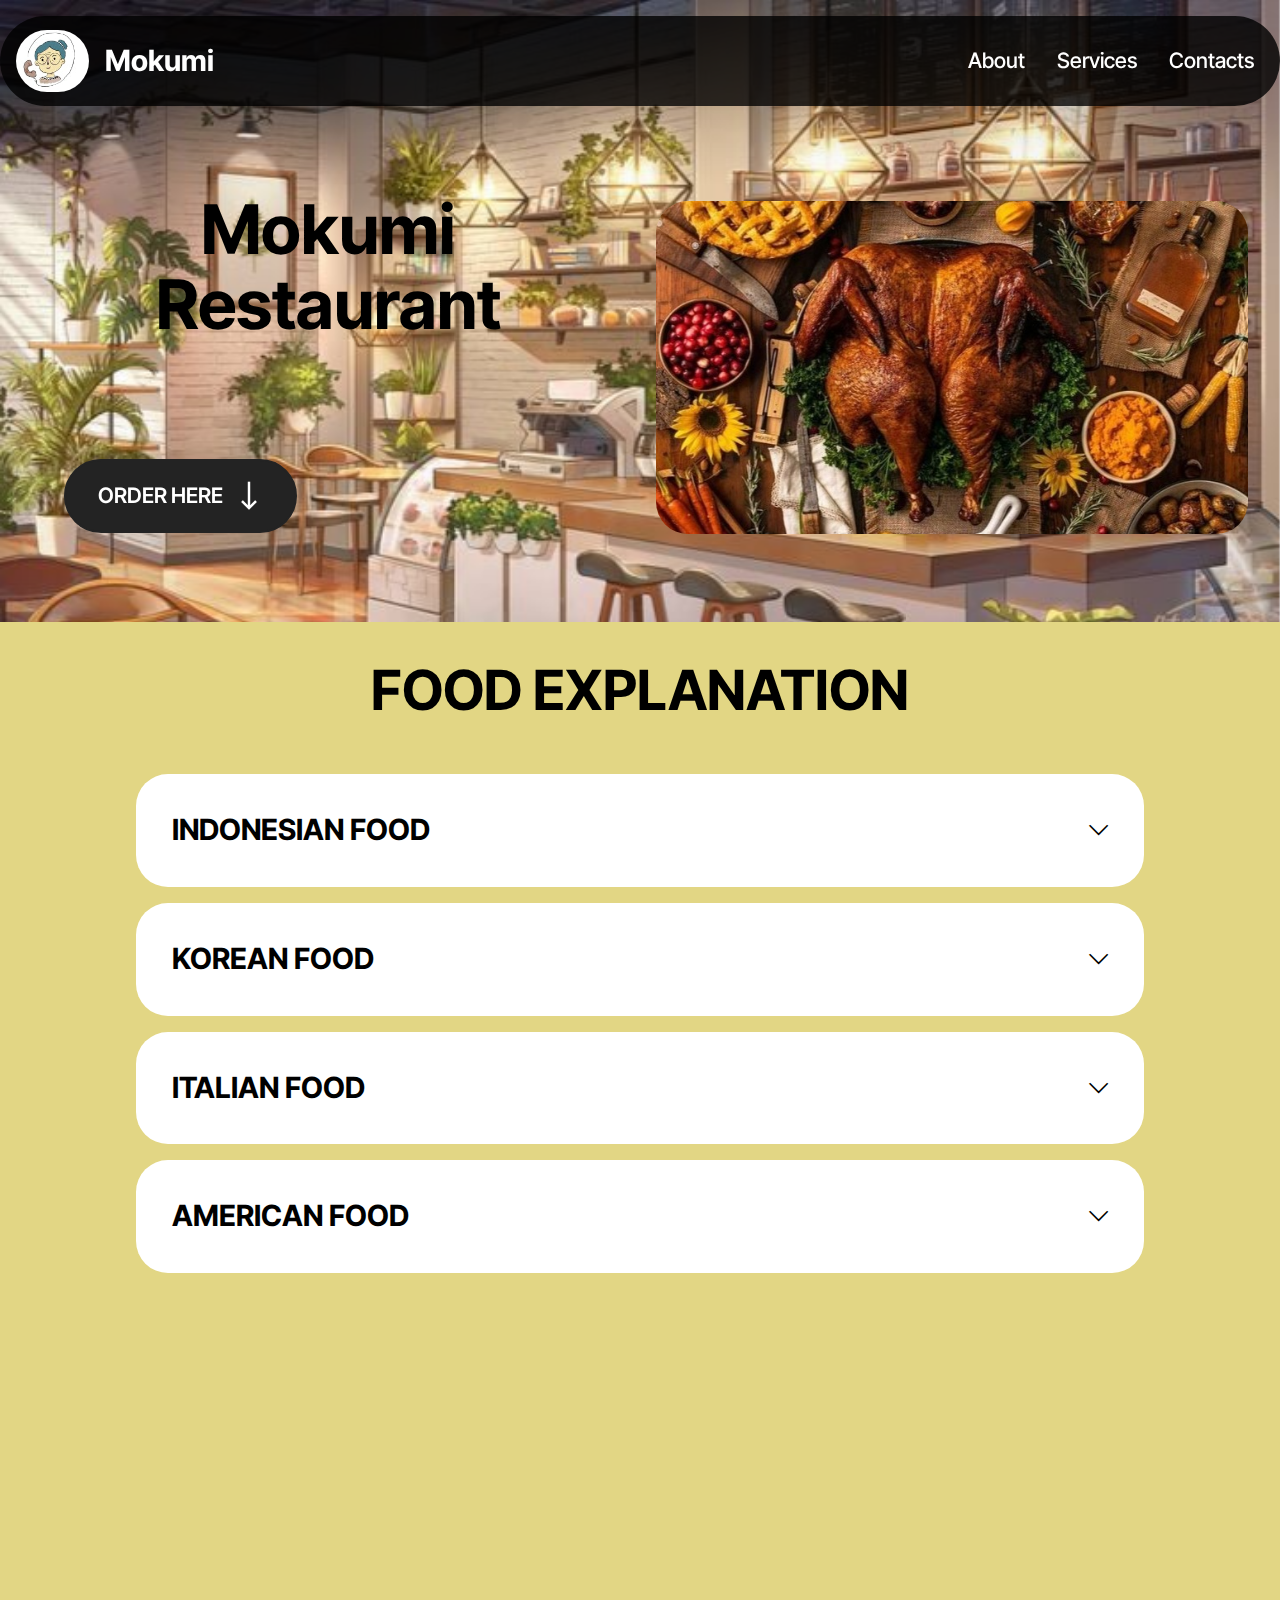
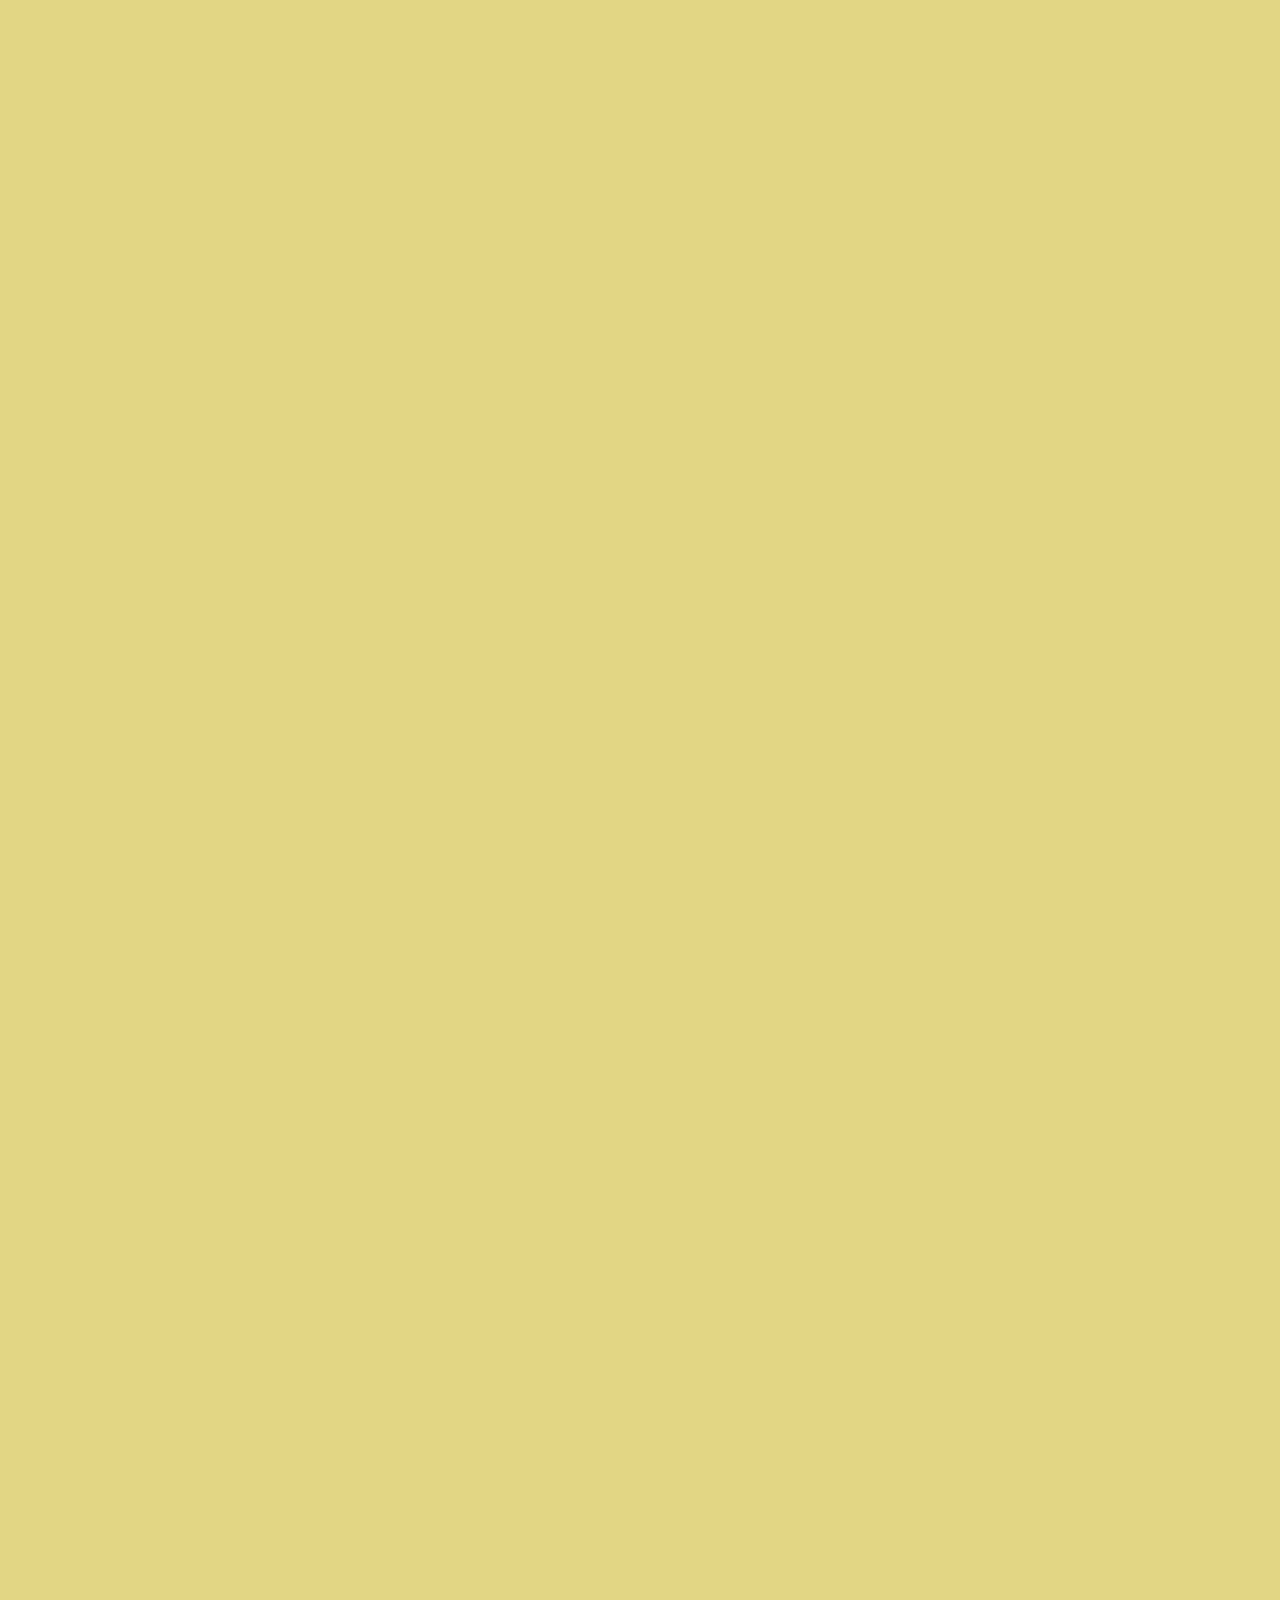
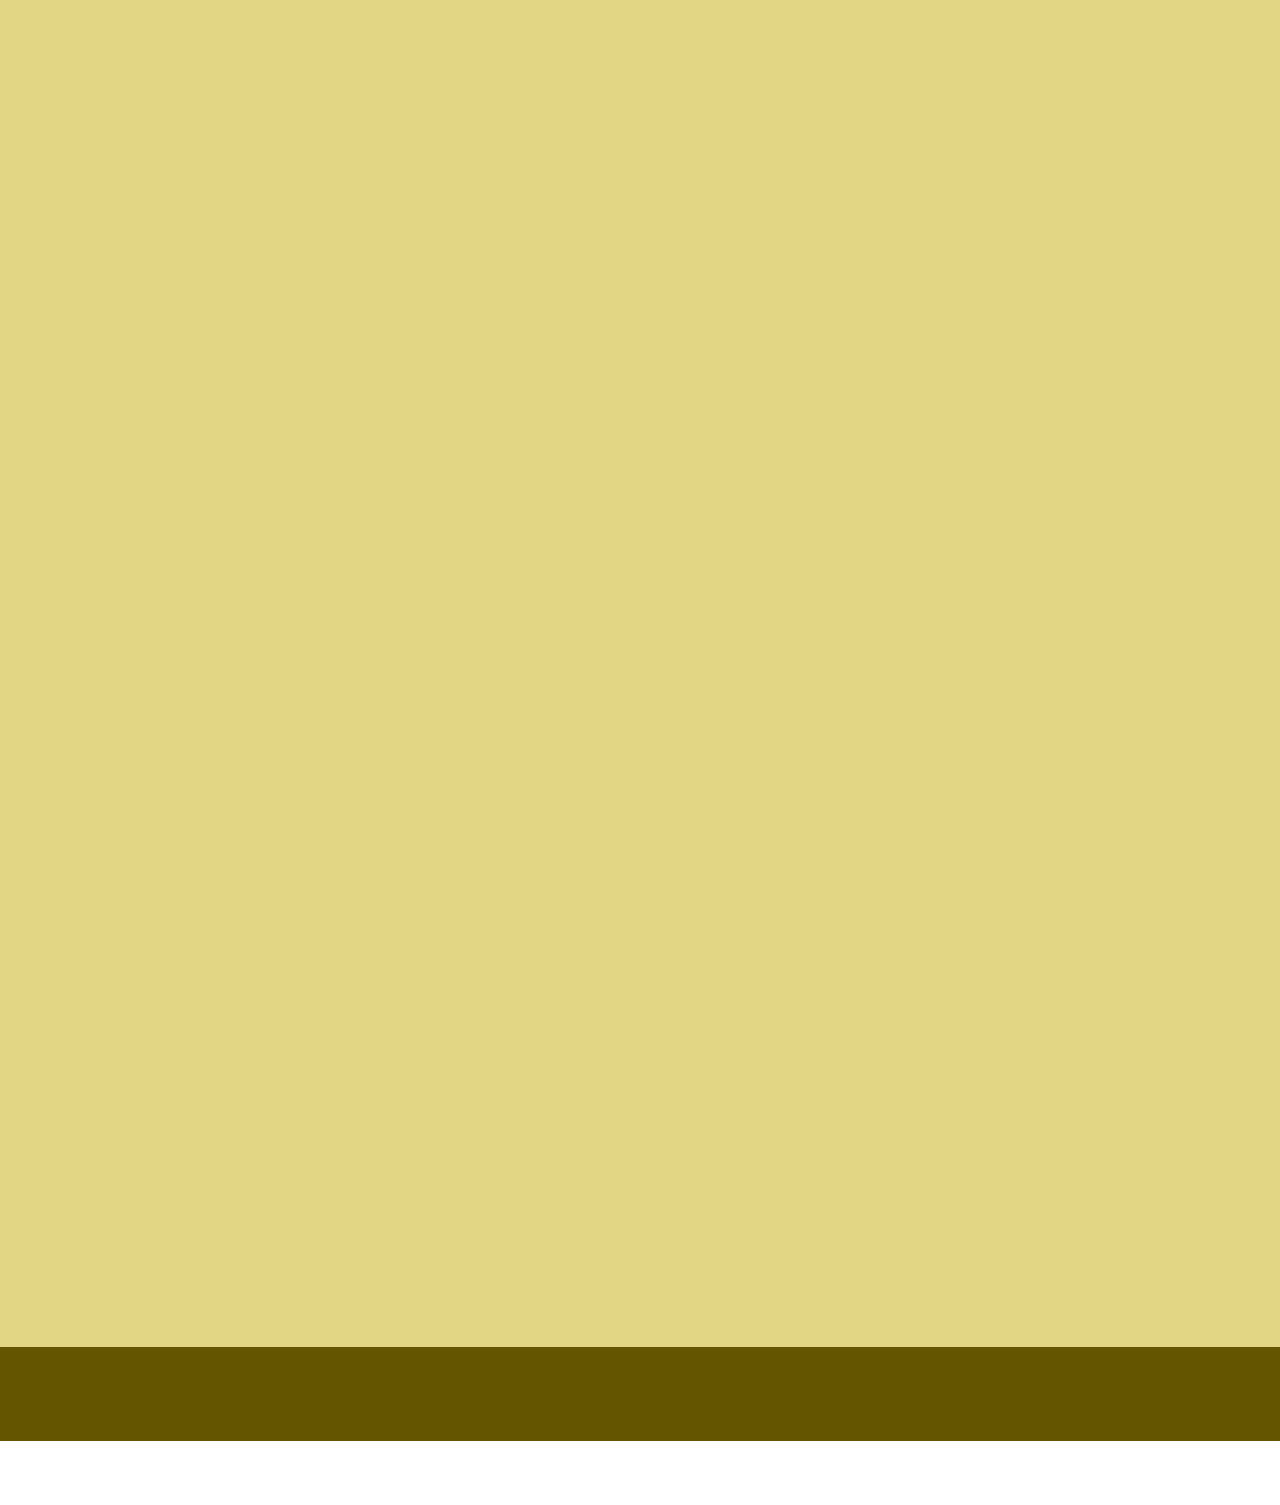
<file: index.html>
<!DOCTYPE html>
<html  >
<head>
  <!-- Site made with Mobirise Website Builder v5.9.13, https://mobirise.com -->
  <meta charset="UTF-8">
  <meta http-equiv="X-UA-Compatible" content="IE=edge">
  <meta name="generator" content="Mobirise v5.9.13, mobirise.com">
  <meta name="viewport" content="width=device-width, initial-scale=1, minimum-scale=1">
  <link rel="shortcut icon" href="assets/images/mbr-137x117.jpg" type="image/x-icon">
  <meta name="description" content="">
  
  
  <title>Home</title>
  <link rel="stylesheet" href="assets/web/assets/mobirise-icons2/mobirise2.css">
  <link rel="stylesheet" href="assets/bootstrap/css/bootstrap.min.css">
  <link rel="stylesheet" href="assets/bootstrap/css/bootstrap-grid.min.css">
  <link rel="stylesheet" href="assets/bootstrap/css/bootstrap-reboot.min.css">
  <link rel="stylesheet" href="assets/parallax/jarallax.css">
  <link rel="stylesheet" href="assets/animatecss/animate.css">
  <link rel="stylesheet" href="assets/dropdown/css/style.css">
  <link rel="stylesheet" href="assets/socicon/css/styles.css">
  <link rel="stylesheet" href="assets/theme/css/style.css">
  <link rel="preload" href="https://fonts.googleapis.com/css?family=Inter+Tight:100,200,300,400,500,600,700,800,900,100i,200i,300i,400i,500i,600i,700i,800i,900i&display=swap" as="style" onload="this.onload=null;this.rel='stylesheet'">
  <noscript><link rel="stylesheet" href="https://fonts.googleapis.com/css?family=Inter+Tight:100,200,300,400,500,600,700,800,900,100i,200i,300i,400i,500i,600i,700i,800i,900i&display=swap"></noscript>
  <link rel="preload" as="style" href="assets/mobirise/css/mbr-additional.css?v=hcB4Wt"><link rel="stylesheet" href="assets/mobirise/css/mbr-additional.css?v=hcB4Wt" type="text/css">

  
  
  
</head>
<body>
  
  <section data-bs-version="5.1" class="menu menu5 cid-u3f1NoOFYr" once="menu" id="menu05-1j">
	

	<nav class="navbar navbar-dropdown navbar-fixed-top navbar-expand-lg">
		<div class="container">
			<div class="navbar-brand">
				<span class="navbar-logo">
					<a href="https://mobiri.se">
						<img src="assets/images/mbr-137x117.jpg" alt="Mobirise Website Builder" style="height: 3.9rem;">
					</a>
				</span>
				<span class="navbar-caption-wrap"><a class="navbar-caption text-danger display-5" href="https://mobiri.se">Mokumi</a></span>
			</div>
			<button class="navbar-toggler" type="button" data-toggle="collapse" data-bs-toggle="collapse" data-target="#navbarSupportedContent" data-bs-target="#navbarSupportedContent" aria-controls="navbarNavAltMarkup" aria-expanded="false" aria-label="Toggle navigation">
				<div class="hamburger">
					<span></span>
					<span></span>
					<span></span>
					<span></span>
				</div>
			</button>
			<div class="collapse navbar-collapse" id="navbarSupportedContent">
				<ul class="navbar-nav nav-dropdown nav-right" data-app-modern-menu="true"><li class="nav-item">
						<a class="nav-link link text-danger display-4" href="https://mobiri.se">About</a>
					</li>
					<li class="nav-item">
						<a class="nav-link link text-danger display-4" href="https://mobiri.se" aria-expanded="false">Services</a>
					</li>
					<li class="nav-item">
						<a class="nav-link link text-danger display-4" href="https://mobiri.se">Contacts</a>
					</li></ul>
				
			</div>
		</div>
	</nav>
</section>

<section data-bs-version="5.1" class="header1 cid-u3f77U2EDu mbr-parallax-background" id="header01-1s">
	

	
	

	<div class="container-fluid">
		<div class="row justify-content-center">
			<div class="col-12 col-md-12 col-lg-6 image-wrapper">
				<img class="w-100" src="assets/images/img-2919-749x936.jpeg" alt="Mobirise Website Builder">
			</div>
			<div class="col-12 col-lg col-md-12">
				<div class="text-wrapper align-left">
					<h1 class="mbr-section-title mbr-fonts-style mb-4 display-1"><strong>Mokumi</strong><br><strong>Restaurant<br></strong><br></h1>
					
					<div class="mbr-section-btn mt-3"><a class="btn btn-black display-7" href="https://mobiri.se"><span class="mobi-mbri mobi-mbri-down mbr-iconfont mbr-iconfont-btn"></span>ORDER HERE&nbsp;</a></div>
				</div>
			</div>
		</div>
	</div>
</section>

<section data-bs-version="5.1" class="list1 cid-u3ffNdt9oI" id="list01-1t">	
    
	
	<div class="container">
		<div class="row justify-content-center">
			<div class="col-12 col-md-12 col-lg-10 m-auto">
				<div class="content">
					<div class="row justify-content-center mb-5">
						<div class="col-12 content-head">
							<div class="mbr-section-head">
								<h4 class="mbr-section-title mbr-fonts-style align-center mb-0 display-2"><strong>FOOD EXPLANATION</strong></h4>
								
							</div>
						</div>
					</div>
					<div id="bootstrap-accordion_2" class="panel-group accordionStyles accordion" role="tablist" aria-multiselectable="true">
						<div class="card">
							<div class="card-header" role="tab" id="headingOne">
								<a role="button" class="panel-title collapsed" data-toggle="collapse" data-bs-toggle="collapse" data-core="" href="#collapse1_2" aria-expanded="false" aria-controls="collapse1">
									<h6 class="panel-title-edit mbr-semibold mbr-fonts-style mb-0 display-5"><strong>INDONESIAN FOOD</strong></h6>
									<span class="sign mbr-iconfont mobi-mbri-arrow-down"></span>
								</a>
							</div>
							<div id="collapse1_2" class="panel-collapse noScroll collapse" role="tabpanel" aria-labelledby="headingOne" data-parent="#accordion" data-bs-parent="#bootstrap-accordion_2">
								<div class="panel-body">
									<p class="mbr-fonts-style panel-text display-7">&nbsp;Makanan Indonesia adalah makanan yang berasal dari berbagai daerah dengan kekhasannya yang tersusun dari mulai makanan pokok/utama, lauk pauk hewani, nabati, sayuran sambel, sedap-sedapan dan minuman, dengan memiliki ciri banyak menggunakan bumbu dan rempah dengan dilengkapi kerupuk.</p>
								</div>
							</div>
						</div>
						<div class="card">
							<div class="card-header" role="tab" id="headingOne">
								<a role="button" class="panel-title collapsed" data-toggle="collapse" data-bs-toggle="collapse" data-core="" href="#collapse2_2" aria-expanded="false" aria-controls="collapse2">
									<h6 class="panel-title-edit mbr-semibold mbr-fonts-style mb-0 display-5"><strong>KOREAN FOOD</strong></h6>
									<span class="sign mbr-iconfont mobi-mbri-arrow-down"></span>
								</a>
							</div>
							<div id="collapse2_2" class="panel-collapse noScroll collapse" role="tabpanel" aria-labelledby="headingOne" data-parent="#accordion" data-bs-parent="#bootstrap-accordion_2">
								<div class="panel-body">
									<p class="mbr-fonts-style panel-text display-7">Makanan Korea terkenal dengan keberagaman hidangan yang kaya akan rasa dan bahan-bahan yang sehat. Beberapa hidangan populer termasuk kimchi, yang merupakan sayuran yang difermentasi dengan bumbu pedas; bibimbap, nasi yang disajikan dengan berbagai macam sayuran, daging, dan telur; bulgogi, daging sapi panggang yang dimarinasi dalam saus manis; tteokbokki, sejenis kue beras yang dimasak dengan saus pedas manis; dan samgyeopsal, potongan daging babi mentah yang dipanggang di atas panggangan. Makanan Korea juga sering disajikan dengan berbagai macam banchan, hidangan pendamping seperti acar dan sayuran yang difermentasi.</p>
								</div>
							</div>
						</div>
						<div class="card">
							<div class="card-header" role="tab" id="headingOne">
								<a role="button" class="panel-title collapsed" data-toggle="collapse" data-bs-toggle="collapse" data-core="" href="#collapse3_2" aria-expanded="false" aria-controls="collapse3">
									<h6 class="panel-title-edit mbr-semibold mbr-fonts-style mb-0 display-5"><strong>ITALIAN FOOD</strong></h6>
									<span class="sign mbr-iconfont mobi-mbri-arrow-down"></span>
								</a>
							</div>
							<div id="collapse3_2" class="panel-collapse noScroll collapse" role="tabpanel" aria-labelledby="headingOne" data-parent="#accordion" data-bs-parent="#bootstrap-accordion_2">
								<div class="panel-body">
									<p class="mbr-fonts-style panel-text display-7">Makanan Italia terkenal dengan pasta yang beragam seperti spaghetti, lasagna, dan ravioli. Selain itu, makanan Italia juga terkenal dengan pizza yang diisi dengan berbagai topping seperti pepperoni, jamur, dan keju. Hidangan lainnya termasuk risotto, minestrone (sup kacang-kacangan), bruschetta, dan tiramisu sebagai hidangan penutup yang terkenal.</p>
								</div>
							</div>
						</div>
						<div class="card">
							<div class="card-header" role="tab" id="headingOne">
								<a role="button" class="panel-title collapsed" data-toggle="collapse" data-bs-toggle="collapse" data-core="" href="#collapse4_2" aria-expanded="false" aria-controls="collapse4">
									<h6 class="panel-title-edit mbr-semibold mbr-fonts-style mb-0 display-5"><strong>AMERICAN FOOD</strong></h6>
									<span class="sign mbr-iconfont mobi-mbri-arrow-down"></span>
								</a>
							</div>
							<div id="collapse4_2" class="panel-collapse noScroll collapse" role="tabpanel" aria-labelledby="headingOne" data-parent="#accordion" data-bs-parent="#bootstrap-accordion_2">
								<div class="panel-body">
									<p class="mbr-fonts-style panel-text display-7">Makanan Amerika dikenal dengan keberagaman dan pengaruh dari berbagai budaya. Beberapa hidangan khas Amerika meliputi burger, hot dog, steak, lobster roll, fried chicken, macaroni and cheese, dan apple pie. Selain itu, ada juga makanan khas regional seperti tex-mex di Texas, barbecue di selatan, clam chowder di New England, dan banyak lagi.</p>
								</div>
							</div>
						</div>
						
						
					</div>
				</div>
			</div>
		</div>
	</div>
</section>

<section data-bs-version="5.1" class="features4 start cid-u3foLDhkNJ" id="features04-20">
	
	
	<div class="container">
		<div class="row justify-content-center">
			<div class="col-12 content-head">
				<div class="mbr-section-head mb-5">
					<h4 class="mbr-section-title mbr-fonts-style align-center mb-0 display-2"><strong>Some of Our Products</strong>
					</h4>
					
					
				</div>
			</div>
		</div>
		<div class="row">
			<div class="item features-image col-12 col-md-6 col-lg-4">
				<div class="item-wrapper">
					<div class="item-img">
						<img src="assets/images/img-2921-750x937.jpg" alt="Mobirise Website Builder" data-slide-to="0" data-bs-slide-to="0">
					</div>
					<div class="item-content">
						<h5 class="item-title mbr-fonts-style display-5"><strong>Nasi Kuning (yellow rice)</strong></h5>
						<p class="mbr-text mbr-fonts-style display-7">Typical Indonesian rice colored with turmeric or turmeric, giving a bright yellow color to the rice accompanied by several side dishes.</p>
						<div class="mbr-section-btn item-footer"><a href="" class="btn item-btn btn-primary display-7">Order Now</a></div>
					</div>

				</div>
			</div>
			<div class="item features-image col-12 col-md-6 col-lg-4">
				<div class="item-wrapper">
					<div class="item-img">
						<img src="assets/images/img-2922-770x723.jpg" alt="Mobirise Website Builder" data-slide-to="1" data-bs-slide-to="1">
					</div>
					<div class="item-content">
						<h5 class="item-title mbr-fonts-style display-5"><strong>Sate (satay)</strong></h5>
						<p class="mbr-text mbr-fonts-style display-7">a Southeast Asian dish consisting of pieces of meat (usually chicken, beef, goat, or pork) threaded on skewers, then grilled or grilled.</p>
						<div class="mbr-section-btn item-footer"><a href="" class="btn item-btn btn-primary display-7">Order Now</a></div>
					</div>
				</div>
			</div><div class="item features-image col-12 col-md-6 col-lg-4">
				<div class="item-wrapper">
					<div class="item-img">
						<img src="assets/images/img-2920-1199x1498.jpg" alt="Mobirise Website Builder" data-slide-to="2" data-bs-slide-to="2">
					</div>
					<div class="item-content">
						<h5 class="item-title mbr-fonts-style display-5"><strong>Nasi Goreng (fried rice)</strong></h5>
						<p class="mbr-text mbr-fonts-style display-7">A popular and typical dish in Indonesia, rice is fried in oil and mixed with various ingredients such as meat, shrimp, eggs, vegetables, and other spices such as sweet soy sauce, garlic, shallots, and chilies</p>
						<div class="mbr-section-btn item-footer"><a href="" class="btn item-btn btn-primary display-7">Order Now</a></div>
					</div>
				</div>
			</div>
			
		</div>
	</div>
</section>

<section data-bs-version="5.1" class="features13 start cid-u3fvooxixE" id="features013-22">
    

<div class="container-fluid">
  <div class="row justify-content-center">
    <div class="col-12 content-head">
      
    </div>
  </div>
  <div class="row mbr-section-content">
    <div class="item features-image col-6 col-md-4 col-lg-2">
      <div class="item-wrapper">
        <div class="item-img">
          <img src="assets/images/img-2924-353x353.jpg" alt="Mobirise Website Builder" title="" data-slide-to="0" data-bs-slide-to="0">
        </div>
        <div class="item-content align-left mt-3">
          <h5 class="item-title mbr-fonts-style mb-3 display-7"><strong>Bibimbap</strong></h5>
          
          
        </div>
        
      </div>
    </div>
    <div class="item features-image col-6 col-md-4 col-lg-2">
      <div class="item-wrapper">
        <div class="item-img">
          <img src="assets/images/img-2931-353x530.jpeg" alt="Mobirise Website Builder" title="" data-slide-to="1" data-bs-slide-to="1">
        </div>
        <div class="item-content align-left mt-3">
          <h5 class="item-title mbr-fonts-style mb-3 display-7"><strong>Osso buco</strong></h5>
          
          
        </div>
        
      </div>
    </div>
    <div class="item features-image col-6 col-md-4 col-lg-2">
      <div class="item-wrapper">
        <div class="item-img">
          <img src="assets/images/img-2934-353x530.jpeg" alt="Mobirise Website Builder" title="" data-slide-to="2" data-bs-slide-to="2">
        </div>
        <div class="item-content align-left mt-3">
          <h5 class="item-title mbr-fonts-style mb-3 display-7"><strong>New York Cheesecake</strong></h5>
          
          
        </div>
        
      </div>
    </div>
    <div class="item features-image col-6 col-md-4 col-lg-2">
      <div class="item-wrapper">
        <div class="item-img">
          <img src="assets/images/img-2927-353x530.jpeg" alt="Mobirise Website Builder" title="" data-slide-to="3" data-bs-slide-to="3">
        </div>
        <div class="item-content align-left mt-3">
          <h5 class="item-title mbr-fonts-style mb-3 display-7">
            <strong>Jajangmyon</strong></h5>
          
          
        </div>
        
      </div>
    </div>
    <div class="item features-image col-6 col-md-4 col-lg-2">
      <div class="item-wrapper">
        <div class="item-img">
          <img src="assets/images/img-2932-353x530.jpeg" alt="Mobirise Website Builder" title="" data-slide-to="4" data-bs-slide-to="4">
        </div>
        <div class="item-content align-left mt-3">
          <h5 class="item-title mbr-fonts-style mb-3 display-7"><strong>Cannoli</strong></h5>
          
          
        </div>
        
      </div>
    </div>
    <div class="item features-image col-6 col-md-4 col-lg-2">
      <div class="item-wrapper">
        <div class="item-img">
          <img src="assets/images/img-2930-353x441.jpeg" alt="Mobirise Website Builder" title="" data-slide-to="5" data-bs-slide-to="5">
        </div>
        <div class="item-content align-left mt-3">
          <h5 class="item-title mbr-fonts-style mb-3 display-7"><strong>Texas Brisket Sandwich</strong></h5>
          
          
        </div>
        
      </div>
    </div>

  </div>
</div>
</section>

<section data-bs-version="5.1" class="gallery07 cid-u3fvBi9w51" id="gallery07-23">
  
  
  <div class="container-fluid gallery-wrapper">
    <div class="row justify-content-center">
      <div class="col-12 content-head">
        <div class="mbr-section-head mb-5">
          <h4 class="mbr-section-title mbr-fonts-style align-center mb-0 display-2"><strong>Our Product</strong></h4>
          <h5 class="mbr-section-subtitle mbr-fonts-style align-center mb-0 mt-4 display-7">Typical food from several countries.</h5>
        </div>
      </div>
    </div>
    <div class="grid-container">
      <div class="grid-container-3 moving-left" style="transform: translate3d(-200px, 0px, 0px);">
        <div class="grid-item">
          <img src="assets/images/img-2936-819x1024.jpeg" alt="Mobirise Website Builder">
        </div>
        <div class="grid-item">
          <img src="assets/images/img-2932-819x819.jpg" alt="Mobirise Website Builder">
        </div>
        <div class="grid-item">
          <img src="assets/images/img-2931-800x800.jpg" alt="Mobirise Website Builder">
        </div>
        <div class="grid-item">
          <img src="assets/images/img-2934-500x382.jpeg" alt="Mobirise Website Builder">
        </div>
      </div>
    </div>
  </div>
</section>

<section data-bs-version="5.1" class="contacts01 cid-u3fIBQJveN" id="contacts01-24">
    

    
    
    <div class="container">
        <div class="row justify-content-center">
            <div class="col-12 content-head">
                <div class="mbr-section-head mb-5">
                    <h3 class="mbr-section-title mbr-fonts-style align-center mb-0 display-2">
                        <strong>Contacts</strong>
                    </h3>
                    
                </div>
            </div>
        </div>
        <div class="row">
            <div class="item features-without-image col-12 col-md-6 active">
                <div class="item-wrapper">
                    <div class="text-wrapper">
                        <h6 class="card-title mbr-fonts-style mb-3 display-5">
                            <strong>Phone</strong>
                        </h6>
                        <p class="mbr-text mbr-fonts-style display-7">083128******</p>
                    </div>
                </div>
            </div>
            <div class="item features-without-image col-12 col-md-6">
                <div class="item-wrapper">
                    <div class="text-wrapper">
                        <h6 class="card-title mbr-fonts-style mb-3 display-5">
                            <strong>Email</strong>
                        </h6>
                        <p class="mbr-text mbr-fonts-style display-7">Kimi@mokumi.com
                        </p>
                    </div>
                </div>
            </div>
            <div class="item features-without-image col-12 col-md-6">
                <div class="item-wrapper">
                    <div class="text-wrapper">
                        <h6 class="card-title mbr-fonts-style mb-3 display-5">
                            <strong>Address</strong>
                        </h6>
                        <p class="mbr-text mbr-fonts-style display-7">Jl.jalanin aja dulu No.279.</p>
                    </div>
                </div>
            </div>
            <div class="item features-without-image col-12 col-md-6">
                <div class="item-wrapper">
                    <div class="text-wrapper">
                        <h6 class="card-title mbr-fonts-style mb-3 display-5">
                            <strong>Working Hours</strong>
                        </h6>
                        <p class="mbr-text mbr-fonts-style display-7">9:00 - 18:00
                        </p>
                    </div>
                </div>
            </div>
        </div>
    </div>
</section>

<section data-bs-version="5.1" class="social02 cid-u3fIFWwGJC" id="social02-25">
	

	
	
	<div class="container">
		<div class="row justify-content-center">
			<div class="col-12 content-head">
				<div class="mb-5">
					<h5 class="mbr-section-title mbr-fonts-style align-center mb-0 display-2">
						<strong>Follow us</strong>
					</h5>
					
				</div>
			</div>
		</div>
		<div class="row">
			<div class="item features-without-image col-12 col-md-6 col-lg-4">
				<div class="item-wrapper">
					<span class="mbr-iconfont m-auto socicon-instagram socicon"></span>
					<div class="card-box">
						<h4 class="card-title mbr-fonts-style mb-1 display-7">
							<strong>Instagram</strong>
						</h4>
						
					</div>
				</div>
			</div>
			<div class="item features-without-image col-12 col-md-6 col-lg-4">
				<div class="item-wrapper">
					<span class="mbr-iconfont m-auto socicon-twitch socicon"></span>
					<div class="card-box">
						<h4 class="card-title mbr-fonts-style mb-1 display-7">
							<strong>Twitch</strong>
						</h4>
						
					</div>
				</div>
			</div>
			<div class="item features-without-image col-12 col-md-6 col-lg-4">
				<div class="item-wrapper">
					<span class="mbr-iconfont m-auto socicon-twitter socicon"></span>
					<div class="card-box">
						<h4 class="card-title mbr-fonts-style mb-1 display-7">
							<strong>Twitter</strong>
						</h4>
						
					</div>
				</div>
			</div>
			<div class="item features-without-image col-12 col-md-6 col-lg-4">
				<div class="item-wrapper">
					<span class="mbr-iconfont m-auto socicon-youtube socicon"></span>
					<div class="card-box">
						<h4 class="card-title mbr-fonts-style mb-1 display-7">
							<strong>YouTube</strong>
						</h4>
						
					</div>
				</div>
			</div>
			<div class="item features-without-image col-12 col-md-6 col-lg-4">
				<div class="item-wrapper">
					<span class="mbr-iconfont m-auto socicon-tiktok socicon"></span>
					<div class="card-box">
						<h4 class="card-title mbr-fonts-style mb-1 display-7">
							<strong>TikTol</strong>
						</h4>
						
					</div>
				</div>
			</div>
			<div class="item features-without-image col-12 col-md-6 col-lg-4">
				<div class="item-wrapper">
					<span class="mbr-iconfont m-auto socicon-facebook socicon"></span>
					<div class="card-box">
						<h4 class="card-title mbr-fonts-style mb-1 display-7">
							<strong>Facebook</strong>
						</h4>
						
					</div>
				</div>
			</div>
		</div>
	</div>
</section>

<section data-bs-version="5.1" class="footer4 cid-u3fIHKspe8" once="footers" id="footer04-26">

    

    

    <div class="container">
        <div class="media-container-row align-center mbr-white">
            <div class="col-12">
                <p class="mbr-text mb-0 mbr-fonts-style display-7">
                    © Copyright 2025 Mobirise - All Rights Reserved
                </p>
            </div>
        </div>
    </div>
</section><section class="display-7" style="padding: 0;align-items: center;justify-content: center;flex-wrap: wrap;    align-content: center;display: flex;position: relative;height: 4rem;"><a href="https://mobiri.se/3141909" style="flex: 1 1;height: 4rem;position: absolute;width: 100%;z-index: 1;"><img alt="" style="height: 4rem;" src="[data-uri]"></a><p style="margin: 0;text-align: center;" class="display-7">&#8204;</p><a style="z-index:1" href="https://mobirise.com/builder/no-code-website-builder.html">No Code Website Builder</a></section><script src="assets/bootstrap/js/bootstrap.bundle.min.js"></script>  <script src="assets/parallax/jarallax.js"></script>  <script src="assets/smoothscroll/smooth-scroll.js"></script>  <script src="assets/ytplayer/index.js"></script>  <script src="assets/dropdown/js/navbar-dropdown.js"></script>  <script src="assets/mbr-switch-arrow/mbr-switch-arrow.js"></script>  <script src="assets/scrollgallery/scroll-gallery.js"></script>  <script src="assets/theme/js/script.js"></script>  
  
  
  <input name="animation" type="hidden">
  </body>
</html>
</file>
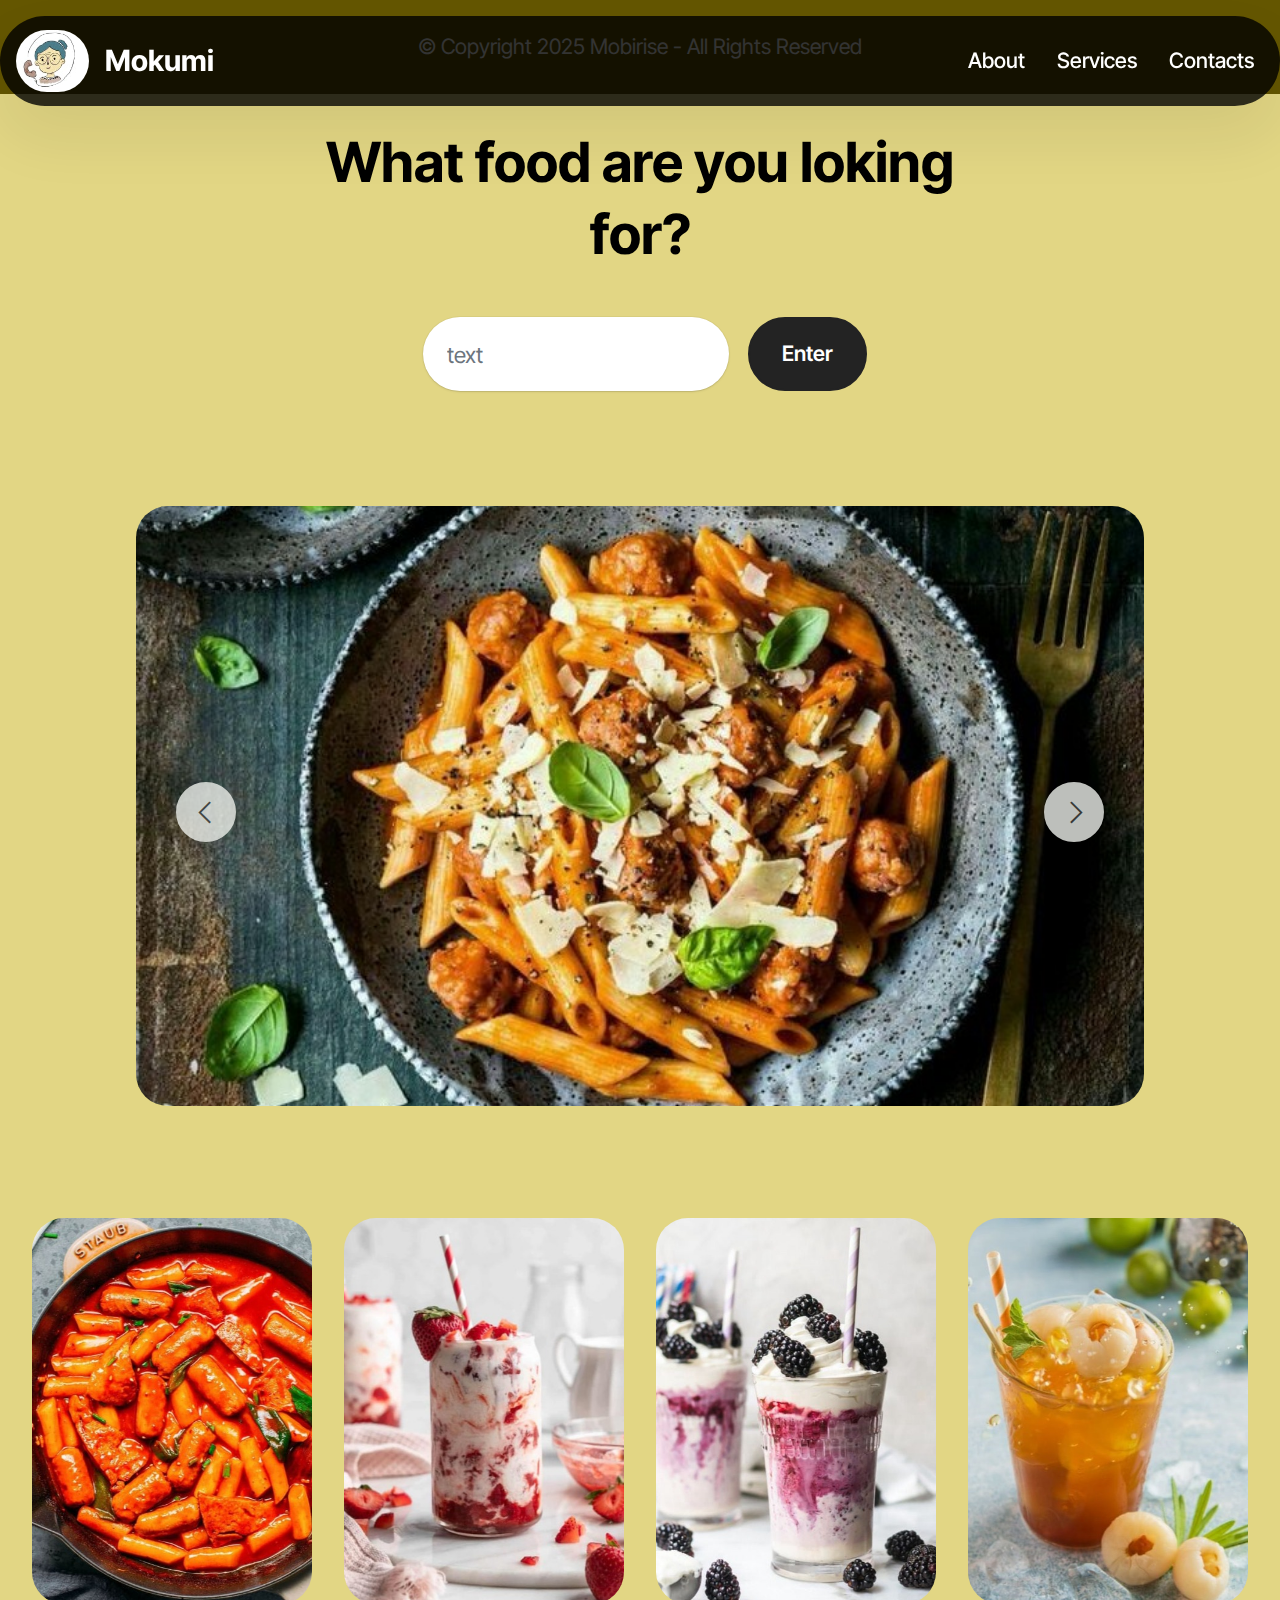
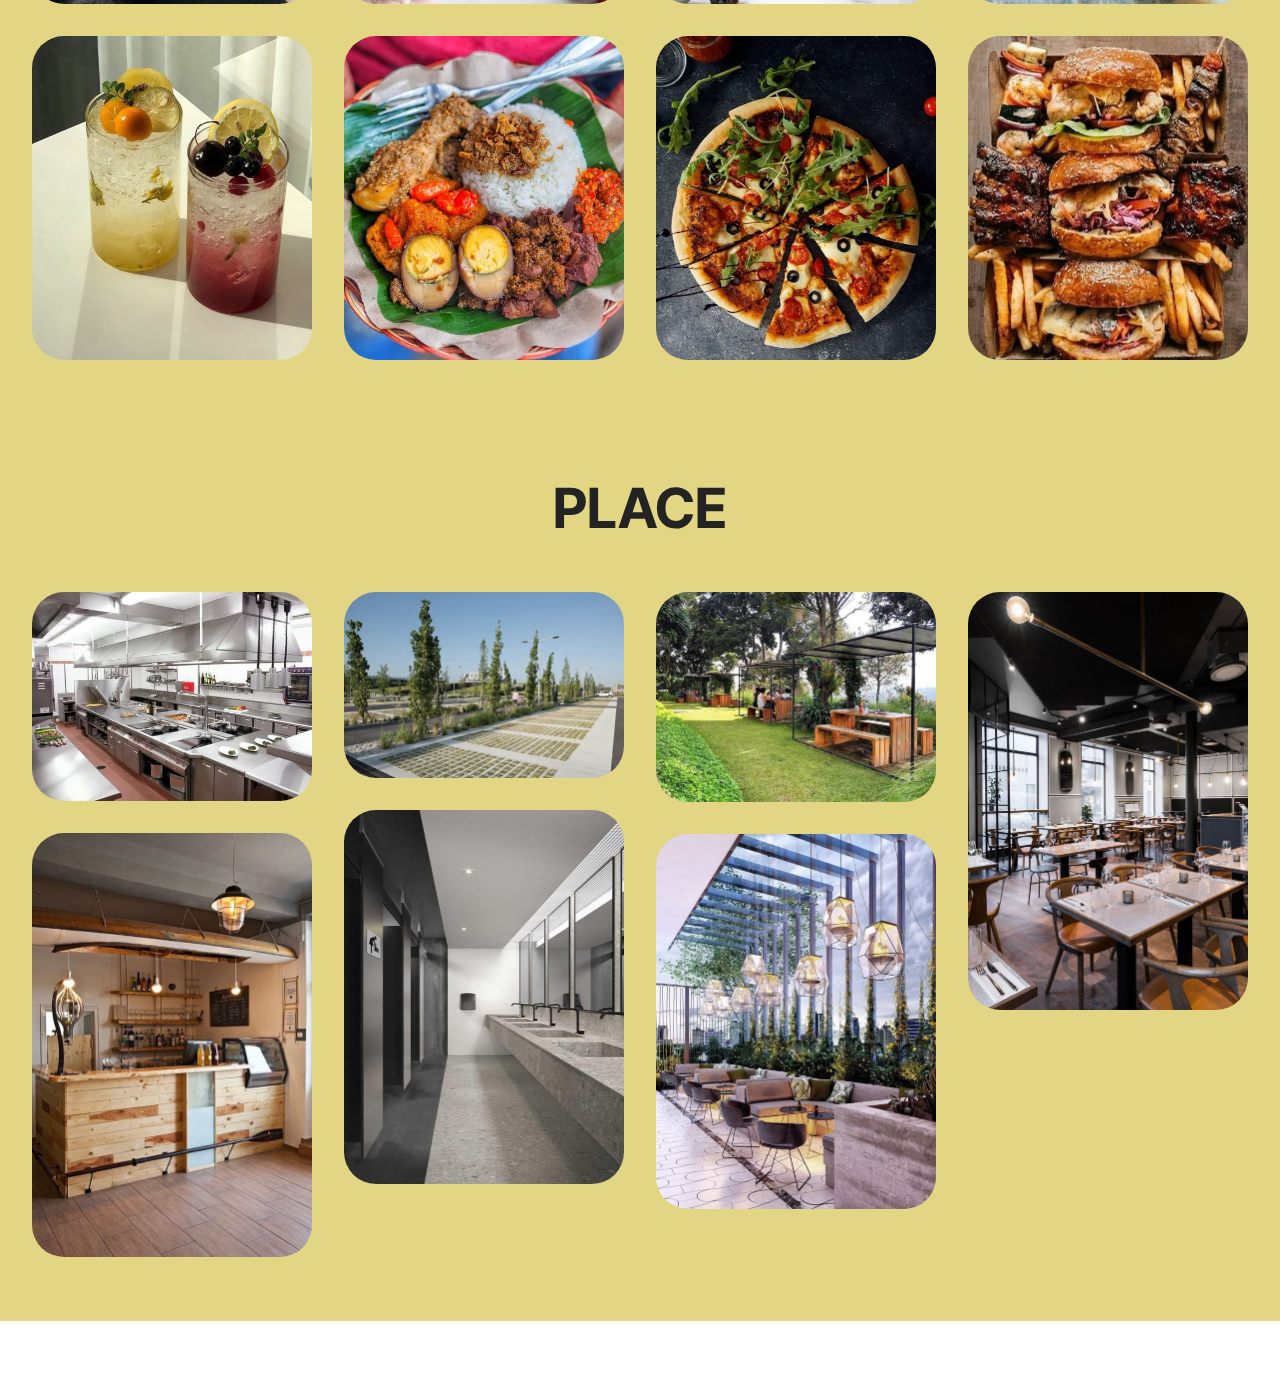
<file: page1.html>
<!DOCTYPE html>
<html  >
<head>
  <!-- Site made with Mobirise Website Builder v5.9.13, https://mobirise.com -->
  <meta charset="UTF-8">
  <meta http-equiv="X-UA-Compatible" content="IE=edge">
  <meta name="generator" content="Mobirise v5.9.13, mobirise.com">
  <meta name="viewport" content="width=device-width, initial-scale=1, minimum-scale=1">
  <link rel="shortcut icon" href="assets/images/mbr-137x117.jpg" type="image/x-icon">
  <meta name="description" content="">
  
  
  <title>Search</title>
  <link rel="stylesheet" href="assets/web/assets/mobirise-icons2/mobirise2.css">
  <link rel="stylesheet" href="assets/bootstrap/css/bootstrap.min.css">
  <link rel="stylesheet" href="assets/bootstrap/css/bootstrap-grid.min.css">
  <link rel="stylesheet" href="assets/bootstrap/css/bootstrap-reboot.min.css">
  <link rel="stylesheet" href="assets/animatecss/animate.css">
  <link rel="stylesheet" href="assets/dropdown/css/style.css">
  <link rel="stylesheet" href="assets/theme/css/style.css">
  <link rel="stylesheet" href="assets/gallery/style.css">
  <link rel="preload" href="https://fonts.googleapis.com/css?family=Inter+Tight:100,200,300,400,500,600,700,800,900,100i,200i,300i,400i,500i,600i,700i,800i,900i&display=swap" as="style" onload="this.onload=null;this.rel='stylesheet'">
  <noscript><link rel="stylesheet" href="https://fonts.googleapis.com/css?family=Inter+Tight:100,200,300,400,500,600,700,800,900,100i,200i,300i,400i,500i,600i,700i,800i,900i&display=swap"></noscript>
  <link rel="preload" as="style" href="assets/mobirise/css/mbr-additional.css?v=4Z1J0z"><link rel="stylesheet" href="assets/mobirise/css/mbr-additional.css?v=4Z1J0z" type="text/css">

  
  
  
</head>
<body>
  
  <section data-bs-version="5.1" class="menu menu5 cid-u3f1NoOFYr" once="menu" id="menu05-2i">
	

	<nav class="navbar navbar-dropdown navbar-fixed-top navbar-expand-lg">
		<div class="container">
			<div class="navbar-brand">
				<span class="navbar-logo">
					<a href="https://mobiri.se">
						<img src="assets/images/mbr-137x117.jpg" alt="Mobirise Website Builder" style="height: 3.9rem;">
					</a>
				</span>
				<span class="navbar-caption-wrap"><a class="navbar-caption text-danger display-5" href="https://mobiri.se">Mokumi</a></span>
			</div>
			<button class="navbar-toggler" type="button" data-toggle="collapse" data-bs-toggle="collapse" data-target="#navbarSupportedContent" data-bs-target="#navbarSupportedContent" aria-controls="navbarNavAltMarkup" aria-expanded="false" aria-label="Toggle navigation">
				<div class="hamburger">
					<span></span>
					<span></span>
					<span></span>
					<span></span>
				</div>
			</button>
			<div class="collapse navbar-collapse" id="navbarSupportedContent">
				<ul class="navbar-nav nav-dropdown nav-right" data-app-modern-menu="true"><li class="nav-item">
						<a class="nav-link link text-danger display-4" href="https://mobiri.se">About</a>
					</li>
					<li class="nav-item">
						<a class="nav-link link text-danger display-4" href="https://mobiri.se" aria-expanded="false">Services</a>
					</li>
					<li class="nav-item">
						<a class="nav-link link text-danger display-4" href="https://mobiri.se">Contacts</a>
					</li></ul>
				
			</div>
		</div>
	</nav>
</section>

<section data-bs-version="5.1" class="footer4 cid-u3fIHKspe8" once="footers" id="footer04-2j">

    

    

    <div class="container">
        <div class="media-container-row align-center mbr-white">
            <div class="col-12">
                <p class="mbr-text mb-0 mbr-fonts-style display-7">
                    © Copyright 2025 Mobirise - All Rights Reserved
                </p>
            </div>
        </div>
    </div>
</section>

<section data-bs-version="5.1" class="form1 cid-u3gdrSOJ6b" id="form01-2p">
	

	

	<div class="container">
		<div class="row content-wrapper justify-content-center">
			<div class="col-lg-7 mbr-form">
				<div class="col-lg-12 col-md-12 col-sm-12">
					<h5 class="mbr-section-title mbr-fonts-style mb-5 display-2"><strong>What food are you loking for?</strong></h5>
				</div>

				<div class="text-wrapper align-left" data-form-type="formoid">
					<!--Formbuilder Form-->
					<form action="https://mobirise.eu/" method="POST" class="mbr-form form-with-styler" data-form-title="Form Name"><input type="hidden" name="email" data-form-email="true" value="EpNQEtjcaLucgFMrqvLviE3JrnHsyJ3W9xOX925lj5hsSvFL8Zf9joCF01Nggfsce2mWpBzyTObrk27VEcZc5JJ+xpUP2acTpq0S6ccP/liATAnrkJi0kXWhhDZlazDp">
						<div class="row">
							<div hidden="hidden" data-form-alert="" class="alert alert-success col-12">Thanks for filling out the form!</div>
							<div hidden="hidden" data-form-alert-danger="" class="alert alert-danger col-12">
								Oops...! some problem!
							</div>
						</div>
						<div class="dragArea row">
							<div data-for="email" class="col-lg-6 col-md-6 col-sm-12 form-group">
								<input type="email" name="email" placeholder="text" data-form-field="email" class="form-control display-7" value="" id="email-form01-2p">
							</div>
							<div class="col-auto mbr-section-btn"><button type="submit" class="w-100 w-100 w-100 w-100 w-100 w-100 btn btn-black display-7">Enter</button></div>
						</div>
					</form>
					<!--Formbuilder Form-->
				</div>
			</div>
		</div>
	</div>
</section>

<section data-bs-version="5.1" class="slider05 cid-u3g4KFCNUO" id="slider05-2o">
    

    <div class="container">
        <div class="row justify-content-center">
            <div class="col-12 col-md-10">
                <div class="carousel slide" id="u3guyrchsm" data-interval="5000" data-bs-interval="5000">
                    <ol class="carousel-indicators">
                        <li data-slide-to="0" data-bs-slide-to="0" class="active" data-target="#u3guyrchsm" data-bs-target="#u3guyrchsm"></li>
                        <li data-slide-to="1" data-bs-slide-to="1" data-target="#u3guyrchsm" data-bs-target="#u3guyrchsm"></li>
                        <li data-slide-to="2" data-bs-slide-to="2" data-target="#u3guyrchsm" data-bs-target="#u3guyrchsm"></li>
                    </ol>
                    <div class="carousel-inner">
                        <div class="carousel-item slider-image item active">
                            <div class="item-wrapper">
                                
                                <img class="d-block w-100" src="assets/images/whatsapp-image-2024-02-04-at-03.53.38-736x1104.jpeg" alt="Mobirise Website Builder">
                            </div>
                        </div>
                        <div class="carousel-item slider-image item">
                            <div class="item-wrapper">
                                
                                <img class="d-block w-100" src="assets/images/whatsapp-image-2024-02-04-at-03.53.38-1-680x1050.jpeg" alt="Mobirise Website Builder">
                            </div>
                        </div>
                        <div class="carousel-item slider-image item">
                            <div class="item-wrapper">
                                
                                <img class="d-block w-100" src="assets/images/whatsapp-image-2024-02-04-at-03.53.38-2-1024x1024.jpg" alt="Mobirise Website Builder">
                            </div>
                        </div>
                    </div>
                    <a class="carousel-control carousel-control-prev" role="button" data-slide="prev" data-bs-slide="prev" href="#u3guyrchsm">
                        <span class="mobi-mbri mobi-mbri-arrow-prev" aria-hidden="true"></span>
                        <span class="sr-only visually-hidden">Previous</span>
                    </a>
                    <a class="carousel-control carousel-control-next" role="button" data-slide="next" data-bs-slide="next" href="#u3guyrchsm">
                        <span class="mobi-mbri mobi-mbri-arrow-next" aria-hidden="true"></span>
                        <span class="sr-only visually-hidden">Next</span>
                    </a>
                </div>
            </div>
        </div>
    </div>
</section>

<section data-bs-version="5.1" class="gallery1 mbr-gallery cid-u3g37NYjhC" id="gallery01-2l">
    
    

    <div class="container-fluid">
        <div class="row justify-content-center">
            <div class="col-12 content-head">
                
            </div>
        </div>
        
        <div class="row mbr-gallery">
            <div class="col-12 col-md-6 col-lg-3 item gallery-image">
                <div class="item-wrapper mb-3" data-toggle="modal" data-bs-toggle="modal" data-target="#u3guysokL7-modal" data-bs-target="#u3guysokL7-modal">
                    <img class="w-100" src="assets/images/whatsapp-image-2024-02-04-at-03.53.39-561x842.jpeg" alt="Mobirise Website Builder" data-slide-to="0" data-bs-slide-to="0" data-target="#lb-u3guysokL7" data-bs-target="#lb-u3guysokL7">
                    <div class="icon-wrapper">
                        <span class="mobi-mbri mobi-mbri-search mbr-iconfont mbr-iconfont-btn"></span>
                    </div>
                </div>
                
            </div>
            <div class="col-12 col-md-6 col-lg-3 item gallery-image">
                <div class="item-wrapper mb-3" data-toggle="modal" data-bs-toggle="modal" data-target="#u3guysokL7-modal" data-bs-target="#u3guysokL7-modal">
                    <img class="w-100" src="assets/images/whatsapp-image-2024-02-04-at-03.53.41-561x842.jpeg" alt="Mobirise Website Builder" data-slide-to="1" data-bs-slide-to="1" data-target="#lb-u3guysokL7" data-bs-target="#lb-u3guysokL7">
                    <div class="icon-wrapper">
                        <span class="mobi-mbri mobi-mbri-search mbr-iconfont mbr-iconfont-btn"></span>
                    </div>
                </div>
                
            </div>
            <div class="col-12 col-md-6 col-lg-3 item gallery-image">
                <div class="item-wrapper mb-3" data-toggle="modal" data-bs-toggle="modal" data-target="#u3guysokL7-modal" data-bs-target="#u3guysokL7-modal">
                    <img class="w-100" src="assets/images/whatsapp-image-2024-02-04-at-03.53.41-1-497x750.jpeg" alt="Mobirise Website Builder" data-slide-to="2" data-bs-slide-to="2" data-target="#lb-u3guysokL7" data-bs-target="#lb-u3guysokL7">
                    <div class="icon-wrapper">
                        <span class="mobi-mbri mobi-mbri-search mbr-iconfont mbr-iconfont-btn"></span>
                    </div>
                </div>
                
            </div>
            <div class="col-12 col-md-6 col-lg-3 item gallery-image">
                <div class="item-wrapper mb-3" data-toggle="modal" data-bs-toggle="modal" data-target="#u3guysokL7-modal" data-bs-target="#u3guysokL7-modal">
                    <img class="w-100" src="assets/images/whatsapp-image-2024-02-04-at-03.53.42-561x840.jpeg" alt="Mobirise Website Builder" data-slide-to="3" data-bs-slide-to="3" data-target="#lb-u3guysokL7" data-bs-target="#lb-u3guysokL7">
                    <div class="icon-wrapper">
                        <span class="mobi-mbri mobi-mbri-search mbr-iconfont mbr-iconfont-btn"></span>
                    </div>
                </div>
                
            </div>
            <div class="col-12 col-md-6 col-lg-3 item gallery-image">
                <div class="item-wrapper mb-3" data-toggle="modal" data-bs-toggle="modal" data-target="#u3guysokL7-modal" data-bs-target="#u3guysokL7-modal">
                    <img class="w-100" src="assets/images/whatsapp-image-2024-02-04-at-03.53.42-1-561x556.jpg" alt="Mobirise Website Builder" data-slide-to="4" data-bs-slide-to="4" data-target="#lb-u3guysokL7" data-bs-target="#lb-u3guysokL7">
                    <div class="icon-wrapper">
                        <span class="mobi-mbri mobi-mbri-search mbr-iconfont mbr-iconfont-btn"></span>
                    </div>
                </div>
                
            </div>
            <div class="col-12 col-md-6 col-lg-3 item gallery-image">
                <div class="item-wrapper mb-3" data-toggle="modal" data-bs-toggle="modal" data-target="#u3guysokL7-modal" data-bs-target="#u3guysokL7-modal">
                    <img class="w-100" src="assets/images/whatsapp-image-2024-02-04-at-04.04.16-561x616.jpg" alt="Mobirise Website Builder" data-slide-to="5" data-bs-slide-to="5" data-target="#lb-u3guysokL7" data-bs-target="#lb-u3guysokL7">
                    <div class="icon-wrapper">
                        <span class="mobi-mbri mobi-mbri-search mbr-iconfont mbr-iconfont-btn"></span>
                    </div>
                </div>
                
            </div>
            <div class="col-12 col-md-6 col-lg-3 item gallery-image">
                <div class="item-wrapper mb-3" data-toggle="modal" data-bs-toggle="modal" data-target="#u3guysokL7-modal" data-bs-target="#u3guysokL7-modal">
                    <img class="w-100" src="assets/images/whatsapp-image-2024-02-04-at-03.56.01-561x842.jpeg" alt="Mobirise Website Builder" data-slide-to="6" data-bs-slide-to="6" data-target="#lb-u3guysokL7" data-bs-target="#lb-u3guysokL7">
                    <div class="icon-wrapper">
                        <span class="mobi-mbri mobi-mbri-search mbr-iconfont mbr-iconfont-btn"></span>
                    </div>
                </div>
                
            </div>
            <div class="col-12 col-md-6 col-lg-3 item gallery-image">
                <div class="item-wrapper mb-3" data-toggle="modal" data-bs-toggle="modal" data-target="#u3guysokL7-modal" data-bs-target="#u3guysokL7-modal">
                    <img class="w-100" src="assets/images/whatsapp-image-2024-02-04-at-03.56.00-510x633.jpeg" alt="Mobirise Website Builder" data-slide-to="7" data-bs-slide-to="7" data-target="#lb-u3guysokL7" data-bs-target="#lb-u3guysokL7">
                    <div class="icon-wrapper">
                        <span class="mobi-mbri mobi-mbri-search mbr-iconfont mbr-iconfont-btn"></span>
                    </div>
                </div>
                
            </div>
        </div>

        <div class="modal mbr-slider" tabindex="-1" role="dialog" aria-hidden="true" id="u3guysokL7-modal">
            <div class="modal-dialog" role="document">
                <div class="modal-content">
                    <div class="modal-body">
                        <div class="carousel slide" data-pause="false" data-bs-pause="false" id="lb-u3guysokL7" data-interval="5000" data-bs-interval="5000">
                            <div class="carousel-inner">
                                <div class="carousel-item active">
                                    <img class="d-block w-100" src="assets/images/whatsapp-image-2024-02-04-at-03.53.39-561x842.jpeg" alt="Mobirise Website Builder">
                                </div>
                                <div class="carousel-item">
                                    <img class="d-block w-100" src="assets/images/whatsapp-image-2024-02-04-at-03.53.41-561x842.jpeg" alt="Mobirise Website Builder">
                                </div>
                                <div class="carousel-item">
                                    <img class="d-block w-100" src="assets/images/whatsapp-image-2024-02-04-at-03.53.41-1-497x750.jpeg" alt="Mobirise Website Builder">
                                </div>
                                <div class="carousel-item">
                                    <img class="d-block w-100" src="assets/images/whatsapp-image-2024-02-04-at-03.53.42-561x840.jpeg" alt="Mobirise Website Builder">
                                </div>
                                <div class="carousel-item">
                                    <img class="d-block w-100" src="assets/images/whatsapp-image-2024-02-04-at-03.53.42-1-561x556.jpg" alt="Mobirise Website Builder">
                                </div>
                                <div class="carousel-item">
                                    <img class="d-block w-100" src="assets/images/whatsapp-image-2024-02-04-at-04.04.16-561x616.jpg" alt="Mobirise Website Builder">
                                </div>
                                <div class="carousel-item">
                                    <img class="d-block w-100" src="assets/images/whatsapp-image-2024-02-04-at-03.56.01-561x842.jpeg" alt="Mobirise Website Builder">
                                </div>
                                <div class="carousel-item">
                                    <img class="d-block w-100" src="assets/images/whatsapp-image-2024-02-04-at-03.56.00-510x633.jpeg" alt="Mobirise Website Builder">
                                </div>
                            </div>
                            <ol class="carousel-indicators">
                                <li data-slide-to="0" data-bs-slide-to="0" class="active" data-target="#lb-u3guysokL7" data-bs-target="#lb-u3guysokL7"></li>
                                <li data-slide-to="1" data-bs-slide-to="1" data-target="#lb-u3guysokL7" data-bs-target="#lb-u3guysokL7"></li>
                                <li data-slide-to="2" data-bs-slide-to="2" data-target="#lb-u3guysokL7" data-bs-target="#lb-u3guysokL7"></li>
                                <li data-slide-to="3" data-bs-slide-to="3" data-target="#lb-u3guysokL7" data-bs-target="#lb-u3guysokL7"></li>
                                <li data-slide-to="4" data-bs-slide-to="4" data-target="#lb-u3guysokL7" data-bs-target="#lb-u3guysokL7"></li>
                                <li data-slide-to="5" data-bs-slide-to="5" data-target="#lb-u3guysokL7" data-bs-target="#lb-u3guysokL7"></li>
                                <li data-slide-to="6" data-bs-slide-to="6" data-target="#lb-u3guysokL7" data-bs-target="#lb-u3guysokL7"></li>
                                <li data-slide-to="7" data-bs-slide-to="7" data-target="#lb-u3guysokL7" data-bs-target="#lb-u3guysokL7"></li>
                            </ol>
                            <a role="button" href="" class="close" data-dismiss="modal" data-bs-dismiss="modal" aria-label="Close">
                            </a>
                            <a class="carousel-control-prev carousel-control" role="button" data-slide="prev" data-bs-slide="prev" href="#lb-u3guysokL7">
                                <span class="mobi-mbri mobi-mbri-arrow-prev" aria-hidden="true"></span>
                                <span class="sr-only visually-hidden">Previous</span>
                            </a>
                            <a class="carousel-control-next carousel-control" role="button" data-slide="next" data-bs-slide="next" href="#lb-u3guysokL7">
                                <span class="mobi-mbri mobi-mbri-arrow-next" aria-hidden="true"></span>
                                <span class="sr-only visually-hidden">Next</span>
                            </a>
                        </div>
                    </div>
                </div>
            </div>
        </div>
    </div>
</section>

<section data-bs-version="5.1" class="gallery1 mbr-gallery cid-u3g3ai3SSL" id="gallery02-2m">   
    
    

    <div class="container-fluid">
        <div class="row justify-content-center">
            <div class="col-12 content-head">
                <div class="mbr-section-head mb-5">
                    <h3 class="mbr-section-title mbr-fonts-style align-center m-0 display-2"><strong>PLACE</strong></h3>
                    
                </div>
            </div>
        </div>
        <div class="row mbr-gallery mbr-masonry" data-masonry="{&quot;percentPosition&quot;: true }">
            <div class="col-12 col-md-6 col-lg-3 item gallery-image">
                <div class="item-wrapper" data-toggle="modal" data-bs-toggle="modal" data-target="#u3guyu1uRU-modal" data-bs-target="#u3guyu1uRU-modal">
                    <img class="w-100" src="assets/images/whatsapp-image-2024-02-04-at-04.33.41-516x386.jpg" alt="Mobirise Website Builder" data-slide-to="0" data-bs-slide-to="0" data-target="#lb-u3guyu1uRU" data-bs-target="#lb-u3guyu1uRU">
                    <div class="icon-wrapper">
                        <span class="mobi-mbri mobi-mbri-search mbr-iconfont mbr-iconfont-btn"></span>
                    </div>
                </div>
                
            </div>
            <div class="col-12 col-md-6 col-lg-3 item gallery-image">
                <div class="item-wrapper" data-toggle="modal" data-bs-toggle="modal" data-target="#u3guyu1uRU-modal" data-bs-target="#u3guyu1uRU-modal">
                    <img class="w-100" src="assets/images/whatsapp-image-2024-02-04-at-04.33.41-1-561x374.jpg" alt="Mobirise Website Builder" data-slide-to="1" data-bs-slide-to="1" data-target="#lb-u3guyu1uRU" data-bs-target="#lb-u3guyu1uRU">
                    <div class="icon-wrapper">
                        <span class="mobi-mbri mobi-mbri-search mbr-iconfont mbr-iconfont-btn"></span>
                    </div>
                </div>
                
            </div>
            <div class="col-12 col-md-6 col-lg-3 item gallery-image">
                <div class="item-wrapper" data-toggle="modal" data-bs-toggle="modal" data-target="#u3guyu1uRU-modal" data-bs-target="#u3guyu1uRU-modal">
                    <img class="w-100" src="assets/images/whatsapp-image-2024-02-04-at-04.47.50-1-561x421.jpg" alt="Mobirise Website Builder" data-slide-to="2" data-bs-slide-to="2" data-target="#lb-u3guyu1uRU" data-bs-target="#lb-u3guyu1uRU">
                    <div class="icon-wrapper">
                        <span class="mobi-mbri mobi-mbri-search mbr-iconfont mbr-iconfont-btn"></span>
                    </div>
                </div>
                
            </div>
            <div class="col-12 col-md-6 col-lg-3 item gallery-image">
                <div class="item-wrapper" data-toggle="modal" data-bs-toggle="modal" data-target="#u3guyu1uRU-modal" data-bs-target="#u3guyu1uRU-modal">
                    <img class="w-100" src="assets/images/whatsapp-image-2024-02-04-at-04.33.40-561x839.jpg" alt="Mobirise Website Builder" data-slide-to="3" data-bs-slide-to="3" data-target="#lb-u3guyu1uRU" data-bs-target="#lb-u3guyu1uRU">
                    <div class="icon-wrapper">
                        <span class="mobi-mbri mobi-mbri-search mbr-iconfont mbr-iconfont-btn"></span>
                    </div>
                </div>
                
            </div>
            <div class="col-12 col-md-6 col-lg-3 item gallery-image">
                <div class="item-wrapper" data-toggle="modal" data-bs-toggle="modal" data-target="#u3guyu1uRU-modal" data-bs-target="#u3guyu1uRU-modal">
                    <img class="w-100" src="assets/images/whatsapp-image-2024-02-04-at-04.47.51-561x748.jpg" alt="Mobirise Website Builder" data-slide-to="4" data-bs-slide-to="4" data-target="#lb-u3guyu1uRU" data-bs-target="#lb-u3guyu1uRU">
                    <div class="icon-wrapper">
                        <span class="mobi-mbri mobi-mbri-search mbr-iconfont mbr-iconfont-btn"></span>
                    </div>
                </div>
                
            </div>
            <div class="col-12 col-md-6 col-lg-3 item gallery-image">
                <div class="item-wrapper" data-toggle="modal" data-bs-toggle="modal" data-target="#u3guyu1uRU-modal" data-bs-target="#u3guyu1uRU-modal">
                    <img class="w-100" src="assets/images/whatsapp-image-2024-02-04-at-04.47.50-561x850.jpg" alt="Mobirise Website Builder" data-slide-to="5" data-bs-slide-to="5" data-target="#lb-u3guyu1uRU" data-bs-target="#lb-u3guyu1uRU">
                    <div class="icon-wrapper">
                        <span class="mobi-mbri mobi-mbri-search mbr-iconfont mbr-iconfont-btn"></span>
                    </div>
                </div>
                
            </div>
            <div class="col-12 col-md-6 col-lg-3 item gallery-image">
                <div class="item-wrapper" data-toggle="modal" data-bs-toggle="modal" data-target="#u3guyu1uRU-modal" data-bs-target="#u3guyu1uRU-modal">
                    <img class="w-100" src="assets/images/whatsapp-image-2024-02-04-at-04.33.40-1-561x751.jpg" alt="Mobirise Website Builder" data-slide-to="6" data-bs-slide-to="6" data-target="#lb-u3guyu1uRU" data-bs-target="#lb-u3guyu1uRU">
                    <div class="icon-wrapper">
                        <span class="mobi-mbri mobi-mbri-search mbr-iconfont mbr-iconfont-btn"></span>
                    </div>
                </div>
                
            </div>
        </div>

        <div class="modal mbr-slider" tabindex="-1" role="dialog" aria-hidden="true" id="u3guyu1uRU-modal">
            <div class="modal-dialog" role="document">
                <div class="modal-content">
                    <div class="modal-body">
                        <div class="carousel slide" id="lb-u3guyu1uRU" data-interval="5000" data-bs-interval="5000">
                            <div class="carousel-inner">
                                <div class="carousel-item active">
                                    <img class="d-block w-100" src="assets/images/whatsapp-image-2024-02-04-at-04.33.41-516x386.jpg" alt="Mobirise Website Builder">
                                </div>
                                <div class="carousel-item">
                                    <img class="d-block w-100" src="assets/images/whatsapp-image-2024-02-04-at-04.33.41-1-561x374.jpg" alt="Mobirise Website Builder">
                                </div>
                                <div class="carousel-item">
                                    <img class="d-block w-100" src="assets/images/whatsapp-image-2024-02-04-at-04.47.50-1-561x421.jpg" alt="Mobirise Website Builder">
                                </div>
                                <div class="carousel-item">
                                    <img class="d-block w-100" src="assets/images/whatsapp-image-2024-02-04-at-04.33.40-561x839.jpg" alt="Mobirise Website Builder">
                                </div>
                                <div class="carousel-item">
                                    <img class="d-block w-100" src="assets/images/whatsapp-image-2024-02-04-at-04.47.51-561x748.jpg" alt="Mobirise Website Builder">
                                </div>
                                <div class="carousel-item">
                                    <img class="d-block w-100" src="assets/images/whatsapp-image-2024-02-04-at-04.47.50-561x850.jpg" alt="Mobirise Website Builder">
                                </div>
                                <div class="carousel-item">
                                    <img class="d-block w-100" src="assets/images/whatsapp-image-2024-02-04-at-04.33.40-1-561x751.jpg" alt="Mobirise Website Builder">
                                </div>
                            </div>
                            <ol class="carousel-indicators">
                                <li data-slide-to="0" data-bs-slide-to="0" class="active" data-target="#lb-u3guyu1uRU" data-bs-target="#lb-u3guyu1uRU"></li>
                                <li data-slide-to="1" data-bs-slide-to="1" data-target="#lb-u3guyu1uRU" data-bs-target="#lb-u3guyu1uRU"></li>
                                <li data-slide-to="2" data-bs-slide-to="2" data-target="#lb-u3guyu1uRU" data-bs-target="#lb-u3guyu1uRU"></li>
                                <li data-slide-to="3" data-bs-slide-to="3" data-target="#lb-u3guyu1uRU" data-bs-target="#lb-u3guyu1uRU"></li>
                                <li data-slide-to="4" data-bs-slide-to="4" data-target="#lb-u3guyu1uRU" data-bs-target="#lb-u3guyu1uRU"></li>
                                <li data-slide-to="5" data-bs-slide-to="5" data-target="#lb-u3guyu1uRU" data-bs-target="#lb-u3guyu1uRU"></li>
                                <li data-slide-to="6" data-bs-slide-to="6" data-target="#lb-u3guyu1uRU" data-bs-target="#lb-u3guyu1uRU"></li>
                            </ol>
                            <a role="button" href="" class="close" data-dismiss="modal" data-bs-dismiss="modal" aria-label="Close">
                            </a>
                            <a class="carousel-control-prev carousel-control" role="button" data-slide="prev" data-bs-slide="prev" href="#lb-u3guyu1uRU">
                                <span class="mobi-mbri mobi-mbri-arrow-prev" aria-hidden="true"></span>
                                <span class="sr-only visually-hidden">Previous</span>
                            </a>
                            <a class="carousel-control-next carousel-control" role="button" data-slide="next" data-bs-slide="next" href="#lb-u3guyu1uRU">
                                <span class="mobi-mbri mobi-mbri-arrow-next" aria-hidden="true"></span>
                                <span class="sr-only visually-hidden">Next</span>
                            </a>
                        </div>
                    </div>
                </div>
            </div>
        </div>
    </div>
</section><section class="display-7" style="padding: 0;align-items: center;justify-content: center;flex-wrap: wrap;    align-content: center;display: flex;position: relative;height: 4rem;"><a href="https://mobiri.se/3141909" style="flex: 1 1;height: 4rem;position: absolute;width: 100%;z-index: 1;"><img alt="" style="height: 4rem;" src="[data-uri]"></a><p style="margin: 0;text-align: center;" class="display-7">&#8204;</p><a style="z-index:1" href="https://mobirise.com"> Website Building Software</a></section><script src="assets/bootstrap/js/bootstrap.bundle.min.js"></script>  <script src="assets/smoothscroll/smooth-scroll.js"></script>  <script src="assets/ytplayer/index.js"></script>  <script src="assets/dropdown/js/navbar-dropdown.js"></script>  <script src="assets/masonry/masonry.pkgd.min.js"></script>  <script src="assets/imagesloaded/imagesloaded.pkgd.min.js"></script>  <script src="assets/theme/js/script.js"></script>  <script src="assets/gallery/player.min.js"></script>  <script src="assets/gallery/script.js"></script>  <script src="assets/formoid/formoid.min.js"></script>  
  
  
  <input name="animation" type="hidden">
  </body>
</html>
</file>
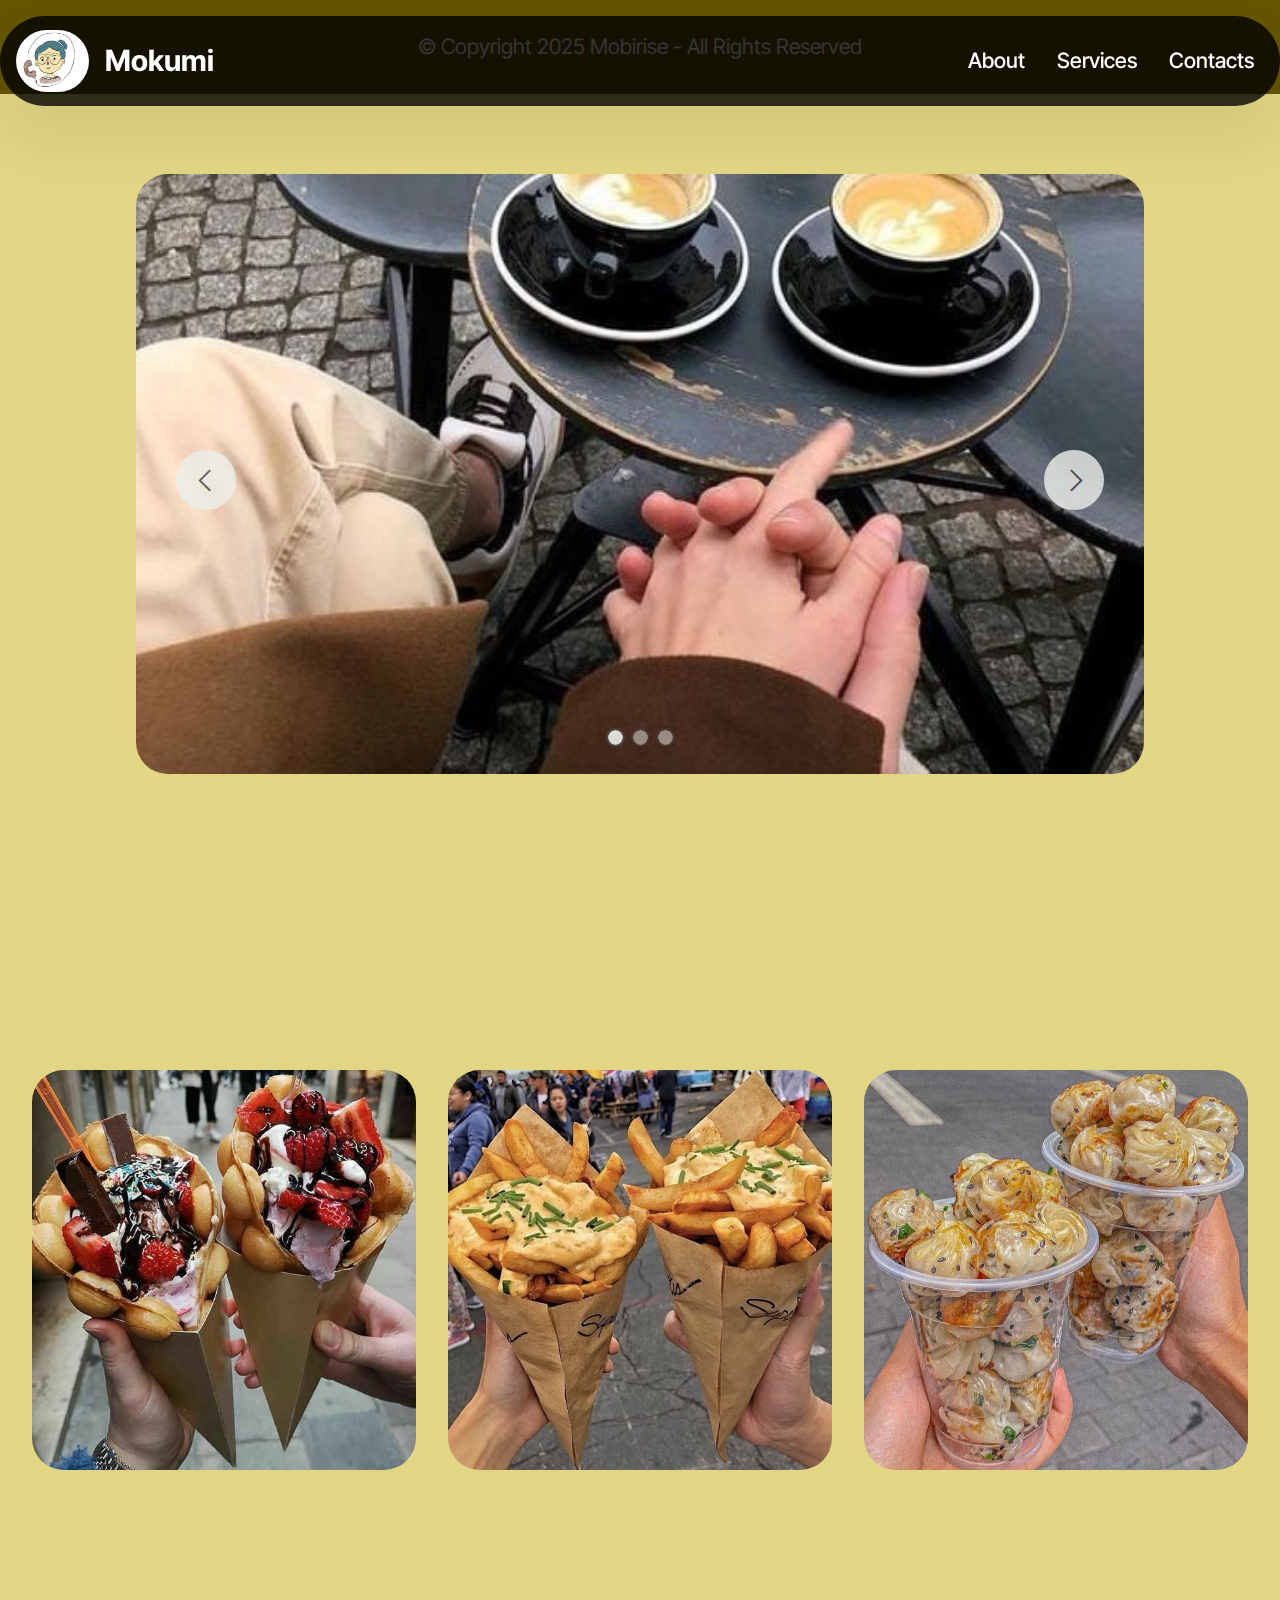
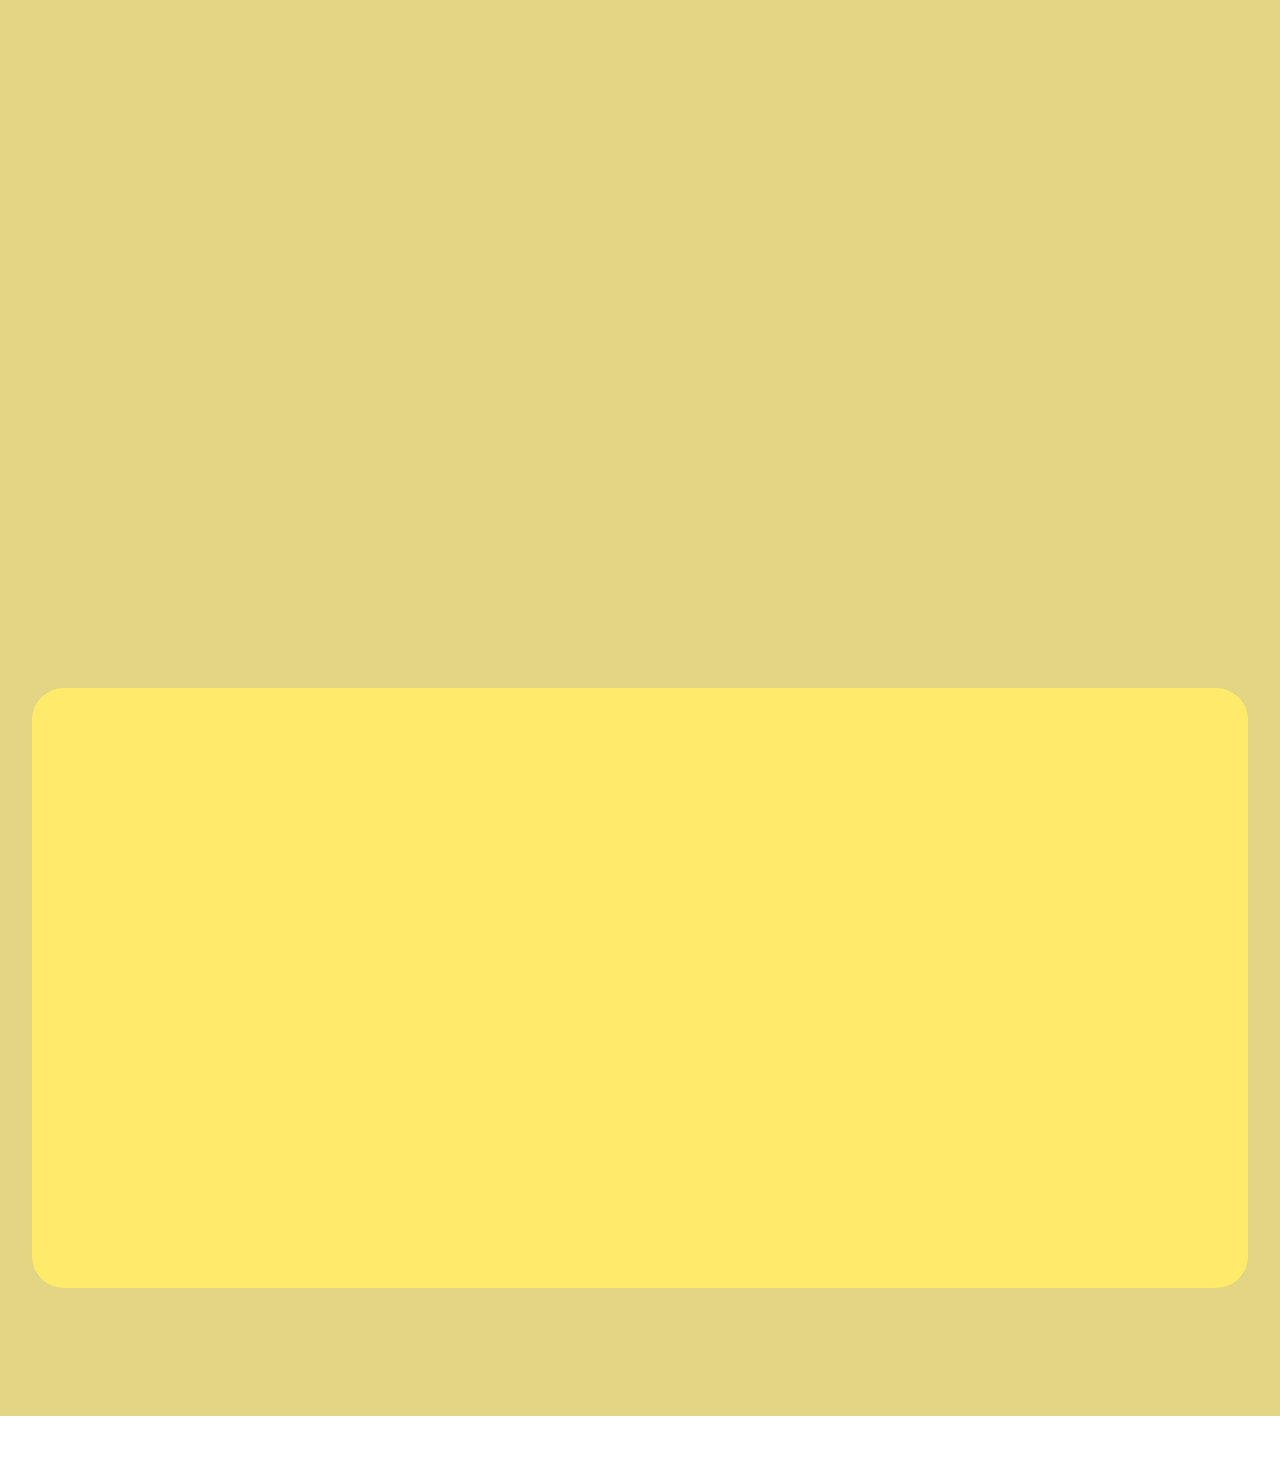
<file: page2.html>
<!DOCTYPE html>
<html  >
<head>
  <!-- Site made with Mobirise Website Builder v5.9.13, https://mobirise.com -->
  <meta charset="UTF-8">
  <meta http-equiv="X-UA-Compatible" content="IE=edge">
  <meta name="generator" content="Mobirise v5.9.13, mobirise.com">
  <meta name="viewport" content="width=device-width, initial-scale=1, minimum-scale=1">
  <link rel="shortcut icon" href="assets/images/mbr-137x117.jpg" type="image/x-icon">
  <meta name="description" content="">
  
  
  <title>Riview</title>
  <link rel="stylesheet" href="assets/web/assets/mobirise-icons2/mobirise2.css">
  <link rel="stylesheet" href="assets/bootstrap/css/bootstrap.min.css">
  <link rel="stylesheet" href="assets/bootstrap/css/bootstrap-grid.min.css">
  <link rel="stylesheet" href="assets/bootstrap/css/bootstrap-reboot.min.css">
  <link rel="stylesheet" href="assets/animatecss/animate.css">
  <link rel="stylesheet" href="assets/dropdown/css/style.css">
  <link rel="stylesheet" href="assets/socicon/css/styles.css">
  <link rel="stylesheet" href="assets/theme/css/style.css">
  <link rel="preload" href="https://fonts.googleapis.com/css?family=Inter+Tight:100,200,300,400,500,600,700,800,900,100i,200i,300i,400i,500i,600i,700i,800i,900i&display=swap" as="style" onload="this.onload=null;this.rel='stylesheet'">
  <noscript><link rel="stylesheet" href="https://fonts.googleapis.com/css?family=Inter+Tight:100,200,300,400,500,600,700,800,900,100i,200i,300i,400i,500i,600i,700i,800i,900i&display=swap"></noscript>
  <link rel="preload" as="style" href="assets/mobirise/css/mbr-additional.css?v=qASsFM"><link rel="stylesheet" href="assets/mobirise/css/mbr-additional.css?v=qASsFM" type="text/css">

  
  
  
</head>
<body>
  
  <section data-bs-version="5.1" class="menu menu5 cid-u3f1NoOFYr" once="menu" id="menu05-2q">
	

	<nav class="navbar navbar-dropdown navbar-fixed-top navbar-expand-lg">
		<div class="container">
			<div class="navbar-brand">
				<span class="navbar-logo">
					<a href="https://mobiri.se">
						<img src="assets/images/mbr-137x117.jpg" alt="Mobirise Website Builder" style="height: 3.9rem;">
					</a>
				</span>
				<span class="navbar-caption-wrap"><a class="navbar-caption text-danger display-5" href="https://mobiri.se">Mokumi</a></span>
			</div>
			<button class="navbar-toggler" type="button" data-toggle="collapse" data-bs-toggle="collapse" data-target="#navbarSupportedContent" data-bs-target="#navbarSupportedContent" aria-controls="navbarNavAltMarkup" aria-expanded="false" aria-label="Toggle navigation">
				<div class="hamburger">
					<span></span>
					<span></span>
					<span></span>
					<span></span>
				</div>
			</button>
			<div class="collapse navbar-collapse" id="navbarSupportedContent">
				<ul class="navbar-nav nav-dropdown nav-right" data-app-modern-menu="true"><li class="nav-item">
						<a class="nav-link link text-danger display-4" href="https://mobiri.se">About</a>
					</li>
					<li class="nav-item">
						<a class="nav-link link text-danger display-4" href="https://mobiri.se" aria-expanded="false">Services</a>
					</li>
					<li class="nav-item">
						<a class="nav-link link text-danger display-4" href="https://mobiri.se">Contacts</a>
					</li></ul>
				
			</div>
		</div>
	</nav>
</section>

<section data-bs-version="5.1" class="footer4 cid-u3fIHKspe8" once="footers" id="footer04-2r">

    

    

    <div class="container">
        <div class="media-container-row align-center mbr-white">
            <div class="col-12">
                <p class="mbr-text mb-0 mbr-fonts-style display-7">
                    © Copyright 2025 Mobirise - All Rights Reserved
                </p>
            </div>
        </div>
    </div>
</section>

<section data-bs-version="5.1" class="slider05 cid-u3glRytZai" id="slider05-2s">
    

    <div class="container">
        <div class="row justify-content-center">
            <div class="col-12 col-md-10">
                <div class="carousel slide" id="u3guz7tk9k" data-interval="5000" data-bs-interval="5000">
                    <ol class="carousel-indicators">
                        <li data-slide-to="0" data-bs-slide-to="0" class="active" data-target="#u3guz7tk9k" data-bs-target="#u3guz7tk9k"></li>
                        <li data-slide-to="1" data-bs-slide-to="1" data-target="#u3guz7tk9k" data-bs-target="#u3guz7tk9k"></li>
                        <li data-slide-to="2" data-bs-slide-to="2" data-target="#u3guz7tk9k" data-bs-target="#u3guz7tk9k"></li>
                    </ol>
                    <div class="carousel-inner">
                        <div class="carousel-item slider-image item active">
                            <div class="item-wrapper">
                                
                                <img class="d-block w-100" src="assets/images/whatsapp-image-2024-02-04-at-04.56.34-564x704.jpeg" alt="Mobirise Website Builder">
                            </div>
                        </div>
                        <div class="carousel-item slider-image item">
                            <div class="item-wrapper">
                                
                                <img class="d-block w-100" src="assets/images/whatsapp-image-2024-02-04-at-04.56.36-500x625.jpeg" alt="Mobirise Website Builder">
                            </div>
                        </div>
                        <div class="carousel-item slider-image item">
                            <div class="item-wrapper">
                                
                                <img class="d-block w-100" src="assets/images/whatsapp-image-2024-02-04-at-04.56.36-1-544x680.jpeg" alt="Mobirise Website Builder">
                            </div>
                        </div>
                    </div>
                    <a class="carousel-control carousel-control-prev" role="button" data-slide="prev" data-bs-slide="prev" href="#u3guz7tk9k">
                        <span class="mobi-mbri mobi-mbri-arrow-prev" aria-hidden="true"></span>
                        <span class="sr-only visually-hidden">Previous</span>
                    </a>
                    <a class="carousel-control carousel-control-next" role="button" data-slide="next" data-bs-slide="next" href="#u3guz7tk9k">
                        <span class="mobi-mbri mobi-mbri-arrow-next" aria-hidden="true"></span>
                        <span class="sr-only visually-hidden">Next</span>
                    </a>
                </div>
            </div>
        </div>
    </div>
</section>

<section data-bs-version="5.1" class="clients1 cid-u3glVoRsXq" id="clients01-2t">
  

  
  
  <div class="container-fluid">
    <div class="row justify-content-center mb-5">
      <div class="col-12 content-head">
        <h3 class="mbr-section-title mbr-fonts-style align-center mb-0 display-2"><strong>Review</strong></h3>
        
      </div>
    </div>
    <div class="row justify-content-center">
      <div class="col-sm-6 card col-lg-4">
        <div class="card-wrap card1">
          <div class="content-wrap">
            <div class="mbr-section-btn card-btn align-center"><a class="btn btn-white display-7" href="https://mobiri.se"><span class="mobi-mbri mobi-mbri-smile-face mbr-iconfont mbr-iconfont-btn"></span>The fruit is very great</a></div>
          </div>
        </div>
      </div>

      <div class="col-sm-6 card col-lg-4">
        <div class="card-wrap card2">
          <div class="content-wrap">
            <div class="mbr-section-btn card-btn align-center"><a class="btn btn-white display-7" href="https://mobiri.se"><span class="mobi-mbri mobi-mbri-hearth mbr-iconfont mbr-iconfont-btn"></span>The cheese tastes great</a></div>
          </div>
        </div>
      </div>

      <div class="col-sm-6 card col-lg-4">
        <div class="card-wrap card3">
          <div class="content-wrap">
            <div class="mbr-section-btn card-btn align-center"><a class="btn btn-white display-7" href="https://mobiri.se"><span class="mobi-mbri mobi-mbri-like mbr-iconfont mbr-iconfont-btn"></span>Very delicious !!!</a></div>
          </div>
        </div>
      </div>

      
    </div>
  </div>
</section>

<section data-bs-version="5.1" class="people02 cid-u3glWjhl44" id="people02-2u">
	

	
	
	<div class="container">
		<div class="row mb-5 justify-content-center">
			<div class="col-12 content-head">
				<h3 class="mbr-section-title mbr-fonts-style align-center mb-4 display-2">
					<strong>Testimoni</strong></h3>
				
			</div>
		</div>
		<div class="row">
				<div class="item features-without-image col-12 col-md-6 col-lg-4 mb-5">
					<div class="item-wrapper">
						<div class="card-box align-center">
							<div class="iconfont-wrapper mb-3">
								<span class="mbr-iconfont mobi-mbri-star mobi-mbri"></span>
								<span class="mbr-iconfont mobi-mbri-star mobi-mbri"></span>
								<span class="mbr-iconfont mobi-mbri-star mobi-mbri"></span>
								<span class="mbr-iconfont mobi-mbri-star mobi-mbri"></span>
								<span class="mbr-iconfont mobi-mbri-star mobi-mbri"></span>
							</div>
							<h5 class="card-title mbr-fonts-style mb-3 display-7">The place is comfoftable and cool, suitable for relaxing.
							</h5>
							<p class="card-text mbr-fonts-style mb-0 display-7">
								Jennifer J. Omalley
							</p>
						</div>
					</div>
				</div>
				<div class="item features-without-image col-12 col-md-6 col-lg-4 mb-5">
					<div class="item-wrapper">
						<div class="card-box align-center">
							<div class="iconfont-wrapper mb-3">
								<span class="mbr-iconfont mobi-mbri-star mobi-mbri"></span>
								<span class="mbr-iconfont mobi-mbri-star mobi-mbri"></span>
								<span class="mbr-iconfont mobi-mbri-star mobi-mbri"></span>
								<span class="mbr-iconfont mobi-mbri-star mobi-mbri"></span>
								<span class="mbr-iconfont mobi-mbri-star mobi-mbri"></span>
							</div>
							<h5 class="card-title mbr-fonts-style mb-3 display-7">Apart from being suitable for my taste buds, the food here also has a lot variety.
							</h5>
							<p class="card-text mbr-fonts-style mb-0 display-7">
								Christian T. Jackson
							</p>
						</div>
					</div>
				</div>
				<div class="item features-without-image col-12 col-md-6 col-lg-4 mb-5">
					<div class="item-wrapper">
						<div class="card-box align-center">
							<div class="iconfont-wrapper mb-3">
								<span class="mbr-iconfont mobi-mbri-star mobi-mbri"></span>
								<span class="mbr-iconfont mobi-mbri-star mobi-mbri"></span>
								<span class="mbr-iconfont mobi-mbri-star mobi-mbri"></span>
								<span class="mbr-iconfont mobi-mbri-star mobi-mbri"></span>
								<span class="mbr-iconfont mobi-mbri-star mobi-mbri"></span>
							</div>
							<h5 class="card-title mbr-fonts-style mb-3 display-7">The food is delicious, i like it, it will be my regular place.
							</h5>
							<p class="card-text mbr-fonts-style mb-0 display-7">
								Connie L. Raymond
							</p>
						</div>
					</div>
				</div>
			</div>
		<div class="row mt-0 mt-md-5">
			<div class="col-12 align-center">
				<div class="mbr-section-btn">
					<a class="btn btn-primary display-7" href="https://mobiri.se">Read More</a>
				</div>
			</div>
		</div>
	</div>
</section>

<section data-bs-version="5.1" class="start article05 cid-u3gmrvmUYk" id="article05-2v">
  

  
  

  <div class="container">
    <div class="row justify-content-center align-items-center">
      <div class="col-12">
        <div class="card-wrapper">
          <div class="row">
            <div class="col-12 col-md-12 col-lg-5 image-wrapper">
              <img class="w-100" src="assets/images/mbr-978x652.jpg" alt="Mobirise Website Builder">
            </div>
            <div class="col-12 col-lg col-md-12">
              <div class="text-wrapper align-left">
                <h1 class="mbr-section-title mbr-fonts-style mb-4 display-2"><strong>Will be present in other cities</strong></h1>
                <p class="mbr-text mbr-fonts-style mb-4 display-7">Mokumi will be present in another city, to accompany you to enjoy the food that we will provide.</p>
                <div class="mbr-section-btn mt-3"><a class="btn btn-lg btn-black display-7" href="https://mobiri.se">In full</a></div>
              </div>
            </div>
          </div>
        </div>
      </div>
    </div>
  </div>
</section><section class="display-7" style="padding: 0;align-items: center;justify-content: center;flex-wrap: wrap;    align-content: center;display: flex;position: relative;height: 4rem;"><a href="https://mobiri.se/3141909" style="flex: 1 1;height: 4rem;position: absolute;width: 100%;z-index: 1;"><img alt="" style="height: 4rem;" src="[data-uri]"></a><p style="margin: 0;text-align: center;" class="display-7">&#8204;</p><a style="z-index:1" href="https://mobirise.com/builder/ai-website-builder.html">AI Website Maker</a></section><script src="assets/bootstrap/js/bootstrap.bundle.min.js"></script>  <script src="assets/smoothscroll/smooth-scroll.js"></script>  <script src="assets/ytplayer/index.js"></script>  <script src="assets/dropdown/js/navbar-dropdown.js"></script>  <script src="assets/theme/js/script.js"></script>  
  
  
  <input name="animation" type="hidden">
  </body>
</html>
</file>
<file: assets/web/assets/mobirise-icons2/mobirise2.css>
@font-face {
  font-family: 'Moririse2';
  font-display: swap;
  src:  url('mobirise2.eot?f2bix4');
  src:  url('mobirise2.eot?f2bix4#iefix') format('embedded-opentype'),
    url('mobirise2.ttf?f2bix4') format('truetype'),
    url('mobirise2.woff?f2bix4') format('woff'),
    url('mobirise2.svg?f2bix4#mobirise2') format('svg');
  font-weight: normal;
  font-style: normal;
}

[class^="mobi-"], [class*=" mobi-"] {
  /* use !important to prevent issues with browser extensions that change fonts */
  font-family: 'Moririse2' !important;
  speak: none;
  font-style: normal;
  font-weight: normal;
  font-variant: normal;
  text-transform: none;
  line-height: 1;

  /* Better Font Rendering =========== */
  -webkit-font-smoothing: antialiased;
  -moz-osx-font-smoothing: grayscale;
}

.mobi-mbri-add-submenu:before {
  content: "\e900";
}
.mobi-mbri-alert:before {
  content: "\e901";
}
.mobi-mbri-align-center:before {
  content: "\e902";
}
.mobi-mbri-align-justify:before {
  content: "\e903";
}
.mobi-mbri-align-left:before {
  content: "\e904";
}
.mobi-mbri-align-right:before {
  content: "\e905";
}
.mobi-mbri-android:before {
  content: "\e906";
}
.mobi-mbri-apple:before {
  content: "\e907";
}
.mobi-mbri-arrow-down:before {
  content: "\e908";
}
.mobi-mbri-arrow-next:before {
  content: "\e909";
}
.mobi-mbri-arrow-prev:before {
  content: "\e90a";
}
.mobi-mbri-arrow-up:before {
  content: "\e90b";
}
.mobi-mbri-bold:before {
  content: "\e90c";
}
.mobi-mbri-bookmark:before {
  content: "\e90d";
}
.mobi-mbri-bootstrap:before {
  content: "\e90e";
}
.mobi-mbri-briefcase:before {
  content: "\e90f";
}
.mobi-mbri-browse:before {
  content: "\e910";
}
.mobi-mbri-bulleted-list:before {
  content: "\e911";
}
.mobi-mbri-calendar:before {
  content: "\e912";
}
.mobi-mbri-camera:before {
  content: "\e913";
}
.mobi-mbri-cart-add:before {
  content: "\e914";
}
.mobi-mbri-cart-full:before {
  content: "\e915";
}
.mobi-mbri-cash:before {
  content: "\e916";
}
.mobi-mbri-change-style:before {
  content: "\e917";
}
.mobi-mbri-chat:before {
  content: "\e918";
}
.mobi-mbri-clock:before {
  content: "\e919";
}
.mobi-mbri-close:before {
  content: "\e91a";
}
.mobi-mbri-cloud:before {
  content: "\e91b";
}
.mobi-mbri-code:before {
  content: "\e91c";
}
.mobi-mbri-contact-form:before {
  content: "\e91d";
}
.mobi-mbri-credit-card:before {
  content: "\e91e";
}
.mobi-mbri-cursor-click:before {
  content: "\e91f";
}
.mobi-mbri-cust-feedback:before {
  content: "\e920";
}
.mobi-mbri-database:before {
  content: "\e921";
}
.mobi-mbri-delivery:before {
  content: "\e922";
}
.mobi-mbri-desktop:before {
  content: "\e923";
}
.mobi-mbri-devices:before {
  content: "\e924";
}
.mobi-mbri-down:before {
  content: "\e925";
}
.mobi-mbri-download-2:before {
  content: "\e926";
}
.mobi-mbri-download:before {
  content: "\e927";
}
.mobi-mbri-drag-n-drop-2:before {
  content: "\e928";
}
.mobi-mbri-drag-n-drop:before {
  content: "\e929";
}
.mobi-mbri-edit-2:before {
  content: "\e92a";
}
.mobi-mbri-edit:before {
  content: "\e92b";
}
.mobi-mbri-error:before {
  content: "\e92c";
}
.mobi-mbri-extension:before {
  content: "\e92d";
}
.mobi-mbri-features:before {
  content: "\e92e";
}
.mobi-mbri-file:before {
  content: "\e92f";
}
.mobi-mbri-flag:before {
  content: "\e930";
}
.mobi-mbri-folder:before {
  content: "\e931";
}
.mobi-mbri-gift:before {
  content: "\e932";
}
.mobi-mbri-github:before {
  content: "\e933";
}
.mobi-mbri-globe-2:before {
  content: "\e934";
}
.mobi-mbri-globe:before {
  content: "\e935";
}
.mobi-mbri-growing-chart:before {
  content: "\e936";
}
.mobi-mbri-hearth:before {
  content: "\e937";
}
.mobi-mbri-help:before {
  content: "\e938";
}
.mobi-mbri-home:before {
  content: "\e939";
}
.mobi-mbri-hot-cup:before {
  content: "\e93a";
}
.mobi-mbri-idea:before {
  content: "\e93b";
}
.mobi-mbri-image-gallery:before {
  content: "\e93c";
}
.mobi-mbri-image-slider:before {
  content: "\e93d";
}
.mobi-mbri-info:before {
  content: "\e93e";
}
.mobi-mbri-italic:before {
  content: "\e93f";
}
.mobi-mbri-key:before {
  content: "\e940";
}
.mobi-mbri-laptop:before {
  content: "\e941";
}
.mobi-mbri-layers:before {
  content: "\e942";
}
.mobi-mbri-left-right:before {
  content: "\e943";
}
.mobi-mbri-left:before {
  content: "\e944";
}
.mobi-mbri-letter:before {
  content: "\e945";
}
.mobi-mbri-like:before {
  content: "\e946";
}
.mobi-mbri-link:before {
  content: "\e947";
}
.mobi-mbri-lock:before {
  content: "\e948";
}
.mobi-mbri-login:before {
  content: "\e949";
}
.mobi-mbri-logout:before {
  content: "\e94a";
}
.mobi-mbri-magic-stick:before {
  content: "\e94b";
}
.mobi-mbri-map-pin:before {
  content: "\e94c";
}
.mobi-mbri-menu:before {
  content: "\e94d";
}
.mobi-mbri-mobile-2:before {
  content: "\e94e";
}
.mobi-mbri-mobile-horizontal:before {
  content: "\e94f";
}
.mobi-mbri-mobile:before {
  content: "\e950";
}
.mobi-mbri-mobirise:before {
  content: "\e951";
}
.mobi-mbri-more-horizontal:before {
  content: "\e952";
}
.mobi-mbri-more-vertical:before {
  content: "\e953";
}
.mobi-mbri-music:before {
  content: "\e954";
}
.mobi-mbri-new-file:before {
  content: "\e955";
}
.mobi-mbri-numbered-list:before {
  content: "\e956";
}
.mobi-mbri-opened-folder:before {
  content: "\e957";
}
.mobi-mbri-pages:before {
  content: "\e958";
}
.mobi-mbri-paper-plane:before {
  content: "\e959";
}
.mobi-mbri-paperclip:before {
  content: "\e95a";
}
.mobi-mbri-phone:before {
  content: "\e95b";
}
.mobi-mbri-photo:before {
  content: "\e95c";
}
.mobi-mbri-photos:before {
  content: "\e95d";
}
.mobi-mbri-pin:before {
  content: "\e95e";
}
.mobi-mbri-play:before {
  content: "\e95f";
}
.mobi-mbri-plus:before {
  content: "\e960";
}
.mobi-mbri-preview:before {
  content: "\e961";
}
.mobi-mbri-print:before {
  content: "\e962";
}
.mobi-mbri-protect:before {
  content: "\e963";
}
.mobi-mbri-question:before {
  content: "\e964";
}
.mobi-mbri-quote-left:before {
  content: "\e965";
}
.mobi-mbri-quote-right:before {
  content: "\e966";
}
.mobi-mbri-redo:before {
  content: "\e967";
}
.mobi-mbri-refresh:before {
  content: "\e968";
}
.mobi-mbri-responsive-2:before {
  content: "\e969";
}
.mobi-mbri-responsive:before {
  content: "\e96a";
}
.mobi-mbri-right:before {
  content: "\e96b";
}
.mobi-mbri-rocket:before {
  content: "\e96c";
}
.mobi-mbri-sad-face:before {
  content: "\e96d";
}
.mobi-mbri-sale:before {
  content: "\e96e";
}
.mobi-mbri-save:before {
  content: "\e96f";
}
.mobi-mbri-search:before {
  content: "\e970";
}
.mobi-mbri-setting-2:before {
  content: "\e971";
}
.mobi-mbri-setting-3:before {
  content: "\e972";
}
.mobi-mbri-setting:before {
  content: "\e973";
}
.mobi-mbri-share:before {
  content: "\e974";
}
.mobi-mbri-shopping-bag:before {
  content: "\e975";
}
.mobi-mbri-shopping-basket:before {
  content: "\e976";
}
.mobi-mbri-shopping-cart:before {
  content: "\e977";
}
.mobi-mbri-sites:before {
  content: "\e978";
}
.mobi-mbri-smile-face:before {
  content: "\e979";
}
.mobi-mbri-speed:before {
  content: "\e97a";
}
.mobi-mbri-star:before {
  content: "\e97b";
}
.mobi-mbri-success:before {
  content: "\e97c";
}
.mobi-mbri-sun:before {
  content: "\e97d";
}
.mobi-mbri-sun2:before {
  content: "\e97e";
}
.mobi-mbri-tablet-vertical:before {
  content: "\e97f";
}
.mobi-mbri-tablet:before {
  content: "\e980";
}
.mobi-mbri-target:before {
  content: "\e981";
}
.mobi-mbri-timer:before {
  content: "\e982";
}
.mobi-mbri-to-ftp:before {
  content: "\e983";
}
.mobi-mbri-to-local-drive:before {
  content: "\e984";
}
.mobi-mbri-touch-swipe:before {
  content: "\e985";
}
.mobi-mbri-touch:before {
  content: "\e986";
}
.mobi-mbri-trash:before {
  content: "\e987";
}
.mobi-mbri-underline:before {
  content: "\e988";
}
.mobi-mbri-undo:before {
  content: "\e989";
}
.mobi-mbri-unlink:before {
  content: "\e98a";
}
.mobi-mbri-unlock:before {
  content: "\e98b";
}
.mobi-mbri-up-down:before {
  content: "\e98c";
}
.mobi-mbri-up:before {
  content: "\e98d";
}
.mobi-mbri-update:before {
  content: "\e98e";
}
.mobi-mbri-upload-2:before {
  content: "\e98f";
}
.mobi-mbri-upload:before {
  content: "\e990";
}
.mobi-mbri-user-2:before {
  content: "\e991";
}
.mobi-mbri-user:before {
  content: "\e992";
}
.mobi-mbri-users:before {
  content: "\e993";
}
.mobi-mbri-video-play:before {
  content: "\e994";
}
.mobi-mbri-video:before {
  content: "\e995";
}
.mobi-mbri-watch:before {
  content: "\e996";
}
.mobi-mbri-website-theme-2:before {
  content: "\e997";
}
.mobi-mbri-website-theme:before {
  content: "\e998";
}
.mobi-mbri-wifi:before {
  content: "\e999";
}
.mobi-mbri-windows:before {
  content: "\e99a";
}
.mobi-mbri-zoom-in:before {
  content: "\e99b";
}
.mobi-mbri-zoom-out:before {
  content: "\e99c";
}
</file>
<file: assets/parallax/jarallax.css>
.jarallax {
    position: relative;
    z-index: 0;
}
.jarallax > .jarallax-img {
    position: absolute;
    object-fit: cover;
    /* support for plugin https://github.com/bfred-it/object-fit-images */
    font-family: 'object-fit: cover;';
    top: 0;
    left: 0;
    width: 100%;
    height: 100%;
    z-index: -1;
}
</file>
<file: assets/dropdown/css/style.css>
.navbar-dropdown {
  left: 0;
  padding: 0;
  position: absolute;
  right: 0;
  top: 0;
  transition: all 0.45s ease;
  z-index: 1030;
  background: #282828; }
  .navbar-dropdown .navbar-logo {
    margin-right: 0.8rem;
    transition: margin 0.3s ease-in-out;
    vertical-align: middle; }
    .navbar-dropdown .navbar-logo img {
      height: 3.125rem;
      transition: all 0.3s ease-in-out; }
    .navbar-dropdown .navbar-logo.mbr-iconfont {
      font-size: 3.125rem;
      line-height: 3.125rem; }
  .navbar-dropdown .navbar-caption {
    font-weight: 700;
    white-space: normal;
    vertical-align: -4px;
    line-height: 3.125rem !important; }
    .navbar-dropdown .navbar-caption, .navbar-dropdown .navbar-caption:hover {
      color: inherit;
      text-decoration: none; }
  .navbar-dropdown .mbr-iconfont + .navbar-caption {
    vertical-align: -1px; }
  .navbar-dropdown.navbar-fixed-top {
    position: fixed; }
  .navbar-dropdown .navbar-brand span {
    vertical-align: -4px; }
  .navbar-dropdown.bg-color.transparent {
    background: none; }
  .navbar-dropdown.navbar-short .navbar-brand {
    padding: 0.625rem 0; }
    .navbar-dropdown.navbar-short .navbar-brand span {
      vertical-align: -1px; }
  .navbar-dropdown.navbar-short .navbar-caption {
    line-height: 2.375rem !important;
    vertical-align: -2px; }
  .navbar-dropdown.navbar-short .navbar-logo {
    margin-right: 0.5rem; }
    .navbar-dropdown.navbar-short .navbar-logo img {
      height: 2.375rem; }
    .navbar-dropdown.navbar-short .navbar-logo.mbr-iconfont {
      font-size: 2.375rem;
      line-height: 2.375rem; }
  .navbar-dropdown.navbar-short .mbr-table-cell {
    height: 3.625rem; }
  .navbar-dropdown .navbar-close {
    left: 0.6875rem;
    position: fixed;
    top: 0.75rem;
    z-index: 1000; }
  .navbar-dropdown .hamburger-icon {
    content: "";
    display: inline-block;
    vertical-align: middle;
    width: 16px;
    -webkit-box-shadow: 0 -6px 0 1px #282828,0 0 0 1px #282828,0 6px 0 1px #282828;
    -moz-box-shadow: 0 -6px 0 1px #282828,0 0 0 1px #282828,0 6px 0 1px #282828;
    box-shadow: 0 -6px 0 1px #282828,0 0 0 1px #282828,0 6px 0 1px #282828; }

.dropdown-menu .dropdown-toggle[data-toggle="dropdown-submenu"]::after {
  border-bottom: 0.35em solid transparent;
  border-left: 0.35em solid;
  border-right: 0;
  border-top: 0.35em solid transparent;
  margin-left: 0.3rem; }

.dropdown-menu .dropdown-item:focus {
  outline: 0; }

.nav-dropdown {
  font-size: 0.75rem;
  font-weight: 500;
  height: auto !important; }
  .nav-dropdown .nav-btn {
    padding-left: 1rem; }
  .nav-dropdown .link {
    margin: .667em 1.667em;
    font-weight: 500;
    padding: 0;
    transition: color .2s ease-in-out; }
    .nav-dropdown .link.dropdown-toggle {
      margin-right: 2.583em; }
      .nav-dropdown .link.dropdown-toggle::after {
        margin-left: .25rem;
        border-top: 0.35em solid;
        border-right: 0.35em solid transparent;
        border-left: 0.35em solid transparent;
        border-bottom: 0; }
      .nav-dropdown .link.dropdown-toggle[aria-expanded="true"] {
        margin: 0;
        padding: 0.667em 3.263em  0.667em 1.667em; }
  .nav-dropdown .link::after,
  .nav-dropdown .dropdown-item::after {
    color: inherit; }
  .nav-dropdown .btn {
    font-size: 0.75rem;
    font-weight: 700;
    letter-spacing: 0;
    margin-bottom: 0;
    padding-left: 1.25rem;
    padding-right: 1.25rem; }
  .nav-dropdown .dropdown-menu {
    border-radius: 0;
    border: 0;
    left: 0;
    margin: 0;
    padding-bottom: 1.25rem;
    padding-top: 1.25rem;
    position: relative; }
  .nav-dropdown .dropdown-submenu {
    margin-left: 0.125rem;
    top: 0; }
  .nav-dropdown .dropdown-item {
    font-weight: 500;
    line-height: 2;
    padding: 0.3846em 4.615em 0.3846em 1.5385em;
    position: relative;
    transition: color .2s ease-in-out, background-color .2s ease-in-out; }
    .nav-dropdown .dropdown-item::after {
      margin-top: -0.3077em;
      position: absolute;
      right: 1.1538em;
      top: 50%; }
    .nav-dropdown .dropdown-item:focus, .nav-dropdown .dropdown-item:hover {
      background: none; }

@media (max-width: 767px) {
  .nav-dropdown.navbar-toggleable-sm {
    bottom: 0;
    display: none;
    left: 0;
    overflow-x: hidden;
    position: fixed;
    top: 0;
    transform: translateX(-100%);
    -ms-transform: translateX(-100%);
    -webkit-transform: translateX(-100%);
    width: 18.75rem;
    z-index: 999; } }
.nav-dropdown.navbar-toggleable-xl {
  bottom: 0;
  display: none;
  left: 0;
  overflow-x: hidden;
  position: fixed;
  top: 0;
  transform: translateX(-100%);
  -ms-transform: translateX(-100%);
  -webkit-transform: translateX(-100%);
  width: 18.75rem;
  z-index: 999; }

.nav-dropdown-sm {
  display: block !important;
  overflow-x: hidden;
  overflow: auto;
  padding-top: 3.875rem; }
  .nav-dropdown-sm::after {
    content: "";
    display: block;
    height: 3rem;
    width: 100%; }
  .nav-dropdown-sm.collapse.in ~ .navbar-close {
    display: block !important; }
  .nav-dropdown-sm.collapsing, .nav-dropdown-sm.collapse.in {
    transform: translateX(0);
    -ms-transform: translateX(0);
    -webkit-transform: translateX(0);
    transition: all 0.25s ease-out;
    -webkit-transition: all 0.25s ease-out;
    background: #282828; }
  .nav-dropdown-sm.collapsing[aria-expanded="false"] {
    transform: translateX(-100%);
    -ms-transform: translateX(-100%);
    -webkit-transform: translateX(-100%); }
  .nav-dropdown-sm .nav-item {
    display: block;
    margin-left: 0 !important;
    padding-left: 0; }
  .nav-dropdown-sm .link,
  .nav-dropdown-sm .dropdown-item {
    border-top: 1px dotted rgba(255, 255, 255, 0.1);
    font-size: 0.8125rem;
    line-height: 1.6;
    margin: 0 !important;
    padding: 0.875rem 2.4rem 0.875rem 1.5625rem !important;
    position: relative;
    white-space: normal; }
    .nav-dropdown-sm .link:focus, .nav-dropdown-sm .link:hover,
    .nav-dropdown-sm .dropdown-item:focus,
    .nav-dropdown-sm .dropdown-item:hover {
      background: rgba(0, 0, 0, 0.2) !important;
      color: #c0a375; }
  .nav-dropdown-sm .nav-btn {
    position: relative;
    padding: 1.5625rem 1.5625rem 0 1.5625rem; }
    .nav-dropdown-sm .nav-btn::before {
      border-top: 1px dotted rgba(255, 255, 255, 0.1);
      content: "";
      left: 0;
      position: absolute;
      top: 0;
      width: 100%; }
    .nav-dropdown-sm .nav-btn + .nav-btn {
      padding-top: 0.625rem; }
      .nav-dropdown-sm .nav-btn + .nav-btn::before {
        display: none; }
  .nav-dropdown-sm .btn {
    padding: 0.625rem 0; }
  .nav-dropdown-sm .dropdown-toggle[data-toggle="dropdown-submenu"]::after {
    margin-left: .25rem;
    border-top: 0.35em solid;
    border-right: 0.35em solid transparent;
    border-left: 0.35em solid transparent;
    border-bottom: 0; }
  .nav-dropdown-sm .dropdown-toggle[data-toggle="dropdown-submenu"][aria-expanded="true"]::after {
    border-top: 0;
    border-right: 0.35em solid transparent;
    border-left: 0.35em solid transparent;
    border-bottom: 0.35em solid; }
  .nav-dropdown-sm .dropdown-menu {
    margin: 0;
    padding: 0;
    position: relative;
    top: 0;
    left: 0;
    width: 100%;
    border: 0;
    float: none;
    border-radius: 0;
    background: none; }
  .nav-dropdown-sm .dropdown-submenu {
    left: 100%;
    margin-left: 0.125rem;
    margin-top: -1.25rem;
    top: 0; }

.navbar-toggleable-sm .nav-dropdown .dropdown-menu {
  position: absolute; }

.navbar-toggleable-sm .nav-dropdown .dropdown-submenu {
  left: 100%;
  margin-left: 0.125rem;
  margin-top: -1.25rem;
  top: 0; }

.navbar-toggleable-sm.opened .nav-dropdown .dropdown-menu {
  position: relative; }

.navbar-toggleable-sm.opened .nav-dropdown .dropdown-submenu {
  left: 0;
  margin-left: 00rem;
  margin-top: 0rem;
  top: 0; }

.is-builder .nav-dropdown.collapsing {
  transition: none !important; }
</file>
<file: assets/socicon/css/styles.css>
@charset "UTF-8";

@font-face {
  font-family: 'Socicon';
  src:  url('../fonts/socicon.eot');
  src:  url('../fonts/socicon.eot?#iefix') format('embedded-opentype'),
    url('../fonts/socicon.woff2') format('woff2'),
    url('../fonts/socicon.ttf') format('truetype'),
    url('../fonts/socicon.woff') format('woff'),
    url('../fonts/socicon.svg#socicon') format('svg');
  font-weight: normal;
  font-style: normal;
  font-display: swap;
}

[data-icon]:before {
  font-family: "socicon" !important;
  content: attr(data-icon);
  font-style: normal !important;
  font-weight: normal !important;
  font-variant: normal !important;
  text-transform: none !important;
  speak: none;
  line-height: 1;
  -webkit-font-smoothing: antialiased;
  -moz-osx-font-smoothing: grayscale;
}

[class^="socicon-"], [class*=" socicon-"] {
  /* use !important to prevent issues with browser extensions that change fonts */
  font-family: 'Socicon' !important;
  speak: none;
  font-style: normal;
  font-weight: normal;
  font-variant: normal;
  text-transform: none;
  line-height: 1;

  /* Better Font Rendering =========== */
  -webkit-font-smoothing: antialiased;
  -moz-osx-font-smoothing: grayscale;
}

.socicon-eitaa:before {
  content: "\e97c";
}
.socicon-soroush:before {
  content: "\e97d";
}
.socicon-bale:before {
  content: "\e97e";
}
.socicon-zazzle:before {
  content: "\e97b";
}
.socicon-society6:before {
  content: "\e97a";
}
.socicon-redbubble:before {
  content: "\e979";
}
.socicon-avvo:before {
  content: "\e978";
}
.socicon-stitcher:before {
  content: "\e977";
}
.socicon-googlehangouts:before {
  content: "\e974";
}
.socicon-dlive:before {
  content: "\e975";
}
.socicon-vsco:before {
  content: "\e976";
}
.socicon-flipboard:before {
  content: "\e973";
}
.socicon-ubuntu:before {
  content: "\e958";
}
.socicon-artstation:before {
  content: "\e959";
}
.socicon-invision:before {
  content: "\e95a";
}
.socicon-torial:before {
  content: "\e95b";
}
.socicon-collectorz:before {
  content: "\e95c";
}
.socicon-seenthis:before {
  content: "\e95d";
}
.socicon-googleplaymusic:before {
  content: "\e95e";
}
.socicon-debian:before {
  content: "\e95f";
}
.socicon-filmfreeway:before {
  content: "\e960";
}
.socicon-gnome:before {
  content: "\e961";
}
.socicon-itchio:before {
  content: "\e962";
}
.socicon-jamendo:before {
  content: "\e963";
}
.socicon-mix:before {
  content: "\e964";
}
.socicon-sharepoint:before {
  content: "\e965";
}
.socicon-tinder:before {
  content: "\e966";
}
.socicon-windguru:before {
  content: "\e967";
}
.socicon-cdbaby:before {
  content: "\e968";
}
.socicon-elementaryos:before {
  content: "\e969";
}
.socicon-stage32:before {
  content: "\e96a";
}
.socicon-tiktok:before {
  content: "\e96b";
}
.socicon-gitter:before {
  content: "\e96c";
}
.socicon-letterboxd:before {
  content: "\e96d";
}
.socicon-threema:before {
  content: "\e96e";
}
.socicon-splice:before {
  content: "\e96f";
}
.socicon-metapop:before {
  content: "\e970";
}
.socicon-naver:before {
  content: "\e971";
}
.socicon-remote:before {
  content: "\e972";
}
.socicon-internet:before {
  content: "\e957";
}
.socicon-moddb:before {
  content: "\e94b";
}
.socicon-indiedb:before {
  content: "\e94c";
}
.socicon-traxsource:before {
  content: "\e94d";
}
.socicon-gamefor:before {
  content: "\e94e";
}
.socicon-pixiv:before {
  content: "\e94f";
}
.socicon-myanimelist:before {
  content: "\e950";
}
.socicon-blackberry:before {
  content: "\e951";
}
.socicon-wickr:before {
  content: "\e952";
}
.socicon-spip:before {
  content: "\e953";
}
.socicon-napster:before {
  content: "\e954";
}
.socicon-beatport:before {
  content: "\e955";
}
.socicon-hackerone:before {
  content: "\e956";
}
.socicon-hackernews:before {
  content: "\e946";
}
.socicon-smashwords:before {
  content: "\e947";
}
.socicon-kobo:before {
  content: "\e948";
}
.socicon-bookbub:before {
  content: "\e949";
}
.socicon-mailru:before {
  content: "\e94a";
}
.socicon-gitlab:before {
  content: "\e945";
}
.socicon-instructables:before {
  content: "\e944";
}
.socicon-portfolio:before {
  content: "\e943";
}
.socicon-codered:before {
  content: "\e940";
}
.socicon-origin:before {
  content: "\e941";
}
.socicon-nextdoor:before {
  content: "\e942";
}
.socicon-udemy:before {
  content: "\e93f";
}
.socicon-livemaster:before {
  content: "\e93e";
}
.socicon-crunchbase:before {
  content: "\e93b";
}
.socicon-homefy:before {
  content: "\e93c";
}
.socicon-calendly:before {
  content: "\e93d";
}
.socicon-realtor:before {
  content: "\e90f";
}
.socicon-tidal:before {
  content: "\e910";
}
.socicon-qobuz:before {
  content: "\e911";
}
.socicon-natgeo:before {
  content: "\e912";
}
.socicon-mastodon:before {
  content: "\e913";
}
.socicon-unsplash:before {
  content: "\e914";
}
.socicon-homeadvisor:before {
  content: "\e915";
}
.socicon-angieslist:before {
  content: "\e916";
}
.socicon-codepen:before {
  content: "\e917";
}
.socicon-slack:before {
  content: "\e918";
}
.socicon-openaigym:before {
  content: "\e919";
}
.socicon-logmein:before {
  content: "\e91a";
}
.socicon-fiverr:before {
  content: "\e91b";
}
.socicon-gotomeeting:before {
  content: "\e91c";
}
.socicon-aliexpress:before {
  content: "\e91d";
}
.socicon-guru:before {
  content: "\e91e";
}
.socicon-appstore:before {
  content: "\e91f";
}
.socicon-homes:before {
  content: "\e920";
}
.socicon-zoom:before {
  content: "\e921";
}
.socicon-alibaba:before {
  content: "\e922";
}
.socicon-craigslist:before {
  content: "\e923";
}
.socicon-wix:before {
  content: "\e924";
}
.socicon-redfin:before {
  content: "\e925";
}
.socicon-googlecalendar:before {
  content: "\e926";
}
.socicon-shopify:before {
  content: "\e927";
}
.socicon-freelancer:before {
  content: "\e928";
}
.socicon-seedrs:before {
  content: "\e929";
}
.socicon-bing:before {
  content: "\e92a";
}
.socicon-doodle:before {
  content: "\e92b";
}
.socicon-bonanza:before {
  content: "\e92c";
}
.socicon-squarespace:before {
  content: "\e92d";
}
.socicon-toptal:before {
  content: "\e92e";
}
.socicon-gust:before {
  content: "\e92f";
}
.socicon-ask:before {
  content: "\e930";
}
.socicon-trulia:before {
  content: "\e931";
}
.socicon-loomly:before {
  content: "\e932";
}
.socicon-ghost:before {
  content: "\e933";
}
.socicon-upwork:before {
  content: "\e934";
}
.socicon-fundable:before {
  content: "\e935";
}
.socicon-booking:before {
  content: "\e936";
}
.socicon-googlemaps:before {
  content: "\e937";
}
.socicon-zillow:before {
  content: "\e938";
}
.socicon-niconico:before {
  content: "\e939";
}
.socicon-toneden:before {
  content: "\e93a";
}
.socicon-augment:before {
  content: "\e908";
}
.socicon-bitbucket:before {
  content: "\e909";
}
.socicon-fyuse:before {
  content: "\e90a";
}
.socicon-yt-gaming:before {
  content: "\e90b";
}
.socicon-sketchfab:before {
  content: "\e90c";
}
.socicon-mobcrush:before {
  content: "\e90d";
}
.socicon-microsoft:before {
  content: "\e90e";
}
.socicon-pandora:before {
  content: "\e907";
}
.socicon-messenger:before {
  content: "\e906";
}
.socicon-gamewisp:before {
  content: "\e905";
}
.socicon-bloglovin:before {
  content: "\e904";
}
.socicon-tunein:before {
  content: "\e903";
}
.socicon-gamejolt:before {
  content: "\e901";
}
.socicon-trello:before {
  content: "\e902";
}
.socicon-spreadshirt:before {
  content: "\e900";
}
.socicon-500px:before {
  content: "\e000";
}
.socicon-8tracks:before {
  content: "\e001";
}
.socicon-airbnb:before {
  content: "\e002";
}
.socicon-alliance:before {
  content: "\e003";
}
.socicon-amazon:before {
  content: "\e004";
}
.socicon-amplement:before {
  content: "\e005";
}
.socicon-android:before {
  content: "\e006";
}
.socicon-angellist:before {
  content: "\e007";
}
.socicon-apple:before {
  content: "\e008";
}
.socicon-appnet:before {
  content: "\e009";
}
.socicon-baidu:before {
  content: "\e00a";
}
.socicon-bandcamp:before {
  content: "\e00b";
}
.socicon-battlenet:before {
  content: "\e00c";
}
.socicon-mixer:before {
  content: "\e00d";
}
.socicon-bebee:before {
  content: "\e00e";
}
.socicon-bebo:before {
  content: "\e00f";
}
.socicon-behance:before {
  content: "\e010";
}
.socicon-blizzard:before {
  content: "\e011";
}
.socicon-blogger:before {
  content: "\e012";
}
.socicon-buffer:before {
  content: "\e013";
}
.socicon-chrome:before {
  content: "\e014";
}
.socicon-coderwall:before {
  content: "\e015";
}
.socicon-curse:before {
  content: "\e016";
}
.socicon-dailymotion:before {
  content: "\e017";
}
.socicon-deezer:before {
  content: "\e018";
}
.socicon-delicious:before {
  content: "\e019";
}
.socicon-deviantart:before {
  content: "\e01a";
}
.socicon-diablo:before {
  content: "\e01b";
}
.socicon-digg:before {
  content: "\e01c";
}
.socicon-discord:before {
  content: "\e01d";
}
.socicon-disqus:before {
  content: "\e01e";
}
.socicon-douban:before {
  content: "\e01f";
}
.socicon-draugiem:before {
  content: "\e020";
}
.socicon-dribbble:before {
  content: "\e021";
}
.socicon-drupal:before {
  content: "\e022";
}
.socicon-ebay:before {
  content: "\e023";
}
.socicon-ello:before {
  content: "\e024";
}
.socicon-endomodo:before {
  content: "\e025";
}
.socicon-envato:before {
  content: "\e026";
}
.socicon-etsy:before {
  content: "\e027";
}
.socicon-facebook:before {
  content: "\e028";
}
.socicon-feedburner:before {
  content: "\e029";
}
.socicon-filmweb:before {
  content: "\e02a";
}
.socicon-firefox:before {
  content: "\e02b";
}
.socicon-flattr:before {
  content: "\e02c";
}
.socicon-flickr:before {
  content: "\e02d";
}
.socicon-formulr:before {
  content: "\e02e";
}
.socicon-forrst:before {
  content: "\e02f";
}
.socicon-foursquare:before {
  content: "\e030";
}
.socicon-friendfeed:before {
  content: "\e031";
}
.socicon-github:before {
  content: "\e032";
}
.socicon-goodreads:before {
  content: "\e033";
}
.socicon-google:before {
  content: "\e034";
}
.socicon-googlescholar:before {
  content: "\e035";
}
.socicon-googlegroups:before {
  content: "\e036";
}
.socicon-googlephotos:before {
  content: "\e037";
}
.socicon-googleplus:before {
  content: "\e038";
}
.socicon-grooveshark:before {
  content: "\e039";
}
.socicon-hackerrank:before {
  content: "\e03a";
}
.socicon-hearthstone:before {
  content: "\e03b";
}
.socicon-hellocoton:before {
  content: "\e03c";
}
.socicon-heroes:before {
  content: "\e03d";
}
.socicon-smashcast:before {
  content: "\e03e";
}
.socicon-horde:before {
  content: "\e03f";
}
.socicon-houzz:before {
  content: "\e040";
}
.socicon-icq:before {
  content: "\e041";
}
.socicon-identica:before {
  content: "\e042";
}
.socicon-imdb:before {
  content: "\e043";
}
.socicon-instagram:before {
  content: "\e044";
}
.socicon-issuu:before {
  content: "\e045";
}
.socicon-istock:before {
  content: "\e046";
}
.socicon-itunes:before {
  content: "\e047";
}
.socicon-keybase:before {
  content: "\e048";
}
.socicon-lanyrd:before {
  content: "\e049";
}
.socicon-lastfm:before {
  content: "\e04a";
}
.socicon-line:before {
  content: "\e04b";
}
.socicon-linkedin:before {
  content: "\e04c";
}
.socicon-livejournal:before {
  content: "\e04d";
}
.socicon-lyft:before {
  content: "\e04e";
}
.socicon-macos:before {
  content: "\e04f";
}
.socicon-mail:before {
  content: "\e050";
}
.socicon-medium:before {
  content: "\e051";
}
.socicon-meetup:before {
  content: "\e052";
}
.socicon-mixcloud:before {
  content: "\e053";
}
.socicon-modelmayhem:before {
  content: "\e054";
}
.socicon-mumble:before {
  content: "\e055";
}
.socicon-myspace:before {
  content: "\e056";
}
.socicon-newsvine:before {
  content: "\e057";
}
.socicon-nintendo:before {
  content: "\e058";
}
.socicon-npm:before {
  content: "\e059";
}
.socicon-odnoklassniki:before {
  content: "\e05a";
}
.socicon-openid:before {
  content: "\e05b";
}
.socicon-opera:before {
  content: "\e05c";
}
.socicon-outlook:before {
  content: "\e05d";
}
.socicon-overwatch:before {
  content: "\e05e";
}
.socicon-patreon:before {
  content: "\e05f";
}
.socicon-paypal:before {
  content: "\e060";
}
.socicon-periscope:before {
  content: "\e061";
}
.socicon-persona:before {
  content: "\e062";
}
.socicon-pinterest:before {
  content: "\e063";
}
.socicon-play:before {
  content: "\e064";
}
.socicon-player:before {
  content: "\e065";
}
.socicon-playstation:before {
  content: "\e066";
}
.socicon-pocket:before {
  content: "\e067";
}
.socicon-qq:before {
  content: "\e068";
}
.socicon-quora:before {
  content: "\e069";
}
.socicon-raidcall:before {
  content: "\e06a";
}
.socicon-ravelry:before {
  content: "\e06b";
}
.socicon-reddit:before {
  content: "\e06c";
}
.socicon-renren:before {
  content: "\e06d";
}
.socicon-researchgate:before {
  content: "\e06e";
}
.socicon-residentadvisor:before {
  content: "\e06f";
}
.socicon-reverbnation:before {
  content: "\e070";
}
.socicon-rss:before {
  content: "\e071";
}
.socicon-sharethis:before {
  content: "\e072";
}
.socicon-skype:before {
  content: "\e073";
}
.socicon-slideshare:before {
  content: "\e074";
}
.socicon-smugmug:before {
  content: "\e075";
}
.socicon-snapchat:before {
  content: "\e076";
}
.socicon-songkick:before {
  content: "\e077";
}
.socicon-soundcloud:before {
  content: "\e078";
}
.socicon-spotify:before {
  content: "\e079";
}
.socicon-stackexchange:before {
  content: "\e07a";
}
.socicon-stackoverflow:before {
  content: "\e07b";
}
.socicon-starcraft:before {
  content: "\e07c";
}
.socicon-stayfriends:before {
  content: "\e07d";
}
.socicon-steam:before {
  content: "\e07e";
}
.socicon-storehouse:before {
  content: "\e07f";
}
.socicon-strava:before {
  content: "\e080";
}
.socicon-streamjar:before {
  content: "\e081";
}
.socicon-stumbleupon:before {
  content: "\e082";
}
.socicon-swarm:before {
  content: "\e083";
}
.socicon-teamspeak:before {
  content: "\e084";
}
.socicon-teamviewer:before {
  content: "\e085";
}
.socicon-technorati:before {
  content: "\e086";
}
.socicon-telegram:before {
  content: "\e087";
}
.socicon-tripadvisor:before {
  content: "\e088";
}
.socicon-tripit:before {
  content: "\e089";
}
.socicon-triplej:before {
  content: "\e08a";
}
.socicon-tumblr:before {
  content: "\e08b";
}
.socicon-twitch:before {
  content: "\e08c";
}
.socicon-twitter:before {
  content: "\e08d";
}
.socicon-uber:before {
  content: "\e08e";
}
.socicon-ventrilo:before {
  content: "\e08f";
}
.socicon-viadeo:before {
  content: "\e090";
}
.socicon-viber:before {
  content: "\e091";
}
.socicon-viewbug:before {
  content: "\e092";
}
.socicon-vimeo:before {
  content: "\e093";
}
.socicon-vine:before {
  content: "\e094";
}
.socicon-vkontakte:before {
  content: "\e095";
}
.socicon-warcraft:before {
  content: "\e096";
}
.socicon-wechat:before {
  content: "\e097";
}
.socicon-weibo:before {
  content: "\e098";
}
.socicon-whatsapp:before {
  content: "\e099";
}
.socicon-wikipedia:before {
  content: "\e09a";
}
.socicon-windows:before {
  content: "\e09b";
}
.socicon-wordpress:before {
  content: "\e09c";
}
.socicon-wykop:before {
  content: "\e09d";
}
.socicon-xbox:before {
  content: "\e09e";
}
.socicon-xing:before {
  content: "\e09f";
}
.socicon-yahoo:before {
  content: "\e0a0";
}
.socicon-yammer:before {
  content: "\e0a1";
}
.socicon-yandex:before {
  content: "\e0a2";
}
.socicon-yelp:before {
  content: "\e0a3";
}
.socicon-younow:before {
  content: "\e0a4";
}
.socicon-youtube:before {
  content: "\e0a5";
}
.socicon-zapier:before {
  content: "\e0a6";
}
.socicon-zerply:before {
  content: "\e0a7";
}
.socicon-zomato:before {
  content: "\e0a8";
}
.socicon-zynga:before {
  content: "\e0a9";
}
</file>
<file: assets/theme/css/style.css>
@charset "UTF-8";
section {
  background-color: #ffffff;
}

body {
  font-style: normal;
  line-height: 1.5;
  font-weight: 400;
  color: #232323;
  position: relative;
}

button {
  background-color: transparent;
  border-color: transparent;
}

.embla__button,
.carousel-control {
  background-color: #edefea !important;
  opacity: 0.8 !important;
  color: #464845 !important;
  border-color: #edefea !important;
}

.carousel .close,
.modalWindow .close {
  background-color: #edefea !important;
  color: #464845 !important;
  border-color: #edefea !important;
  opacity: 0.8 !important;
}

.carousel .close:hover,
.modalWindow .close:hover {
  opacity: 1 !important;
}

.carousel-indicators li {
  background-color: #edefea !important;
  border: 2px solid #464845 !important;
}

.carousel-indicators li:hover,
.carousel-indicators li:active {
  opacity: 0.8 !important;
}

.embla__button:hover,
.carousel-control:hover {
  background-color: #edefea !important;
  opacity: 1 !important;
}

.modalWindow-video-container {
  height: 80%;
}

section,
.container,
.container-fluid {
  position: relative;
  word-wrap: break-word;
}

a.mbr-iconfont:hover {
  text-decoration: none;
}

.article .lead p,
.article .lead ul,
.article .lead ol,
.article .lead pre,
.article .lead blockquote {
  margin-bottom: 0;
}

a {
  font-style: normal;
  font-weight: 400;
  cursor: pointer;
}
a, a:hover {
  text-decoration: none;
}

.mbr-section-title {
  font-style: normal;
  line-height: 1.3;
}

.mbr-section-subtitle {
  line-height: 1.3;
}

.mbr-text {
  font-style: normal;
  line-height: 1.7;
}

h1,
h2,
h3,
h4,
h5,
h6,
.display-1,
.display-2,
.display-4,
.display-5,
.display-7,
span,
p,
a {
  line-height: 1;
  word-break: break-word;
  word-wrap: break-word;
  font-weight: 400;
}

b,
strong {
  font-weight: bold;
}

input:-webkit-autofill, input:-webkit-autofill:hover, input:-webkit-autofill:focus, input:-webkit-autofill:active {
  transition-delay: 9999s;
  -webkit-transition-property: background-color, color;
  transition-property: background-color, color;
}

textarea[type=hidden] {
  display: none;
}

section {
  background-position: 50% 50%;
  background-repeat: no-repeat;
  background-size: cover;
}
section .mbr-background-video,
section .mbr-background-video-preview {
  position: absolute;
  bottom: 0;
  left: 0;
  right: 0;
  top: 0;
}

.hidden {
  visibility: hidden;
}

.mbr-z-index20 {
  z-index: 20;
}

/*! Base colors */
.mbr-white {
  color: #ffffff;
}

.mbr-black {
  color: #111111;
}

.mbr-bg-white {
  background-color: #ffffff;
}

.mbr-bg-black {
  background-color: #000000;
}

/*! Text-aligns */
.align-left {
  text-align: left;
}

.align-center {
  text-align: center;
}

.align-right {
  text-align: right;
}

/*! Font-weight  */
.mbr-light {
  font-weight: 300;
}

.mbr-regular {
  font-weight: 400;
}

.mbr-semibold {
  font-weight: 500;
}

.mbr-bold {
  font-weight: 700;
}

/*! Media  */
.media-content {
  flex-basis: 100%;
}

.media-container-row {
  display: flex;
  flex-direction: row;
  flex-wrap: wrap;
  justify-content: center;
  align-content: center;
  align-items: start;
}
.media-container-row .media-size-item {
  width: 400px;
}

.media-container-column {
  display: flex;
  flex-direction: column;
  flex-wrap: wrap;
  justify-content: center;
  align-content: center;
  align-items: stretch;
}
.media-container-column > * {
  width: 100%;
}

@media (min-width: 992px) {
  .media-container-row {
    flex-wrap: nowrap;
  }
}
figure {
  margin-bottom: 0;
  overflow: hidden;
}

figure[mbr-media-size] {
  transition: width 0.1s;
}

img,
iframe {
  display: block;
  width: 100%;
}

.card {
  background-color: transparent;
  border: none;
}

.card-box {
  width: 100%;
}

.card-img {
  text-align: center;
  flex-shrink: 0;
  -webkit-flex-shrink: 0;
}

.media {
  max-width: 100%;
  margin: 0 auto;
}

.mbr-figure {
  align-self: center;
}

.media-container > div {
  max-width: 100%;
}

.mbr-figure img,
.card-img img {
  width: 100%;
}

@media (max-width: 991px) {
  .media-size-item {
    width: auto !important;
  }
  .media {
    width: auto;
  }
  .mbr-figure {
    width: 100% !important;
  }
}
/*! Buttons */
.mbr-section-btn {
  margin-left: -0.6rem;
  margin-right: -0.6rem;
  font-size: 0;
}

.btn {
  font-weight: 600;
  border-width: 1px;
  font-style: normal;
  margin: 0.6rem 0.6rem;
  white-space: normal;
  transition: all 0.2s ease-in-out;
  display: inline-flex;
  align-items: center;
  justify-content: center;
  word-break: break-word;
}

.btn-sm {
  font-weight: 600;
  letter-spacing: 0px;
  transition: all 0.3s ease-in-out;
}

.btn-md {
  font-weight: 600;
  letter-spacing: 0px;
  transition: all 0.3s ease-in-out;
}

.btn-lg {
  font-weight: 600;
  letter-spacing: 0px;
  transition: all 0.3s ease-in-out;
}

.btn-form {
  margin: 0;
}
.btn-form:hover {
  cursor: pointer;
}

nav .mbr-section-btn {
  margin-left: 0rem;
  margin-right: 0rem;
}

/*! Btn icon margin */
.btn .mbr-iconfont,
.btn.btn-sm .mbr-iconfont {
  order: 1;
  cursor: pointer;
  margin-left: 0.5rem;
  vertical-align: sub;
}

.btn.btn-md .mbr-iconfont,
.btn.btn-md .mbr-iconfont {
  margin-left: 0.8rem;
}

.mbr-regular {
  font-weight: 400;
}

.mbr-semibold {
  font-weight: 500;
}

.mbr-bold {
  font-weight: 700;
}

[type=submit] {
  -webkit-appearance: none;
}

/*! Full-screen */
.mbr-fullscreen .mbr-overlay {
  min-height: 100vh;
}

.mbr-fullscreen {
  display: flex;
  display: -moz-flex;
  display: -ms-flex;
  display: -o-flex;
  align-items: center;
  min-height: 100vh;
  padding-top: 3rem;
  padding-bottom: 3rem;
}

/*! Map */
.map {
  height: 25rem;
  position: relative;
}
.map iframe {
  width: 100%;
  height: 100%;
}

/*! Scroll to top arrow */
.mbr-arrow-up {
  bottom: 25px;
  right: 90px;
  position: fixed;
  text-align: right;
  z-index: 5000;
  color: #ffffff;
  font-size: 22px;
}

.mbr-arrow-up a {
  background: rgba(0, 0, 0, 0.2);
  border-radius: 50%;
  color: #fff;
  display: inline-block;
  height: 60px;
  width: 60px;
  border: 2px solid #fff;
  outline-style: none !important;
  position: relative;
  text-decoration: none;
  transition: all 0.3s ease-in-out;
  cursor: pointer;
  text-align: center;
}
.mbr-arrow-up a:hover {
  background-color: rgba(0, 0, 0, 0.4);
}
.mbr-arrow-up a i {
  line-height: 60px;
}

.mbr-arrow-up-icon {
  display: block;
  color: #fff;
}

.mbr-arrow-up-icon::before {
  content: "›";
  display: inline-block;
  font-family: serif;
  font-size: 22px;
  line-height: 1;
  font-style: normal;
  position: relative;
  top: 6px;
  left: -4px;
  transform: rotate(-90deg);
}

/*! Arrow Down */
.mbr-arrow {
  position: absolute;
  bottom: 45px;
  left: 50%;
  width: 60px;
  height: 60px;
  cursor: pointer;
  background-color: rgba(80, 80, 80, 0.5);
  border-radius: 50%;
  transform: translateX(-50%);
}
@media (max-width: 767px) {
  .mbr-arrow {
    display: none;
  }
}
.mbr-arrow > a {
  display: inline-block;
  text-decoration: none;
  outline-style: none;
  animation: arrowdown 1.7s ease-in-out infinite;
  color: #ffffff;
}
.mbr-arrow > a > i {
  position: absolute;
  top: -2px;
  left: 15px;
  font-size: 2rem;
}

#scrollToTop a i::before {
  content: "";
  position: absolute;
  display: block;
  border-bottom: 2.5px solid #fff;
  border-left: 2.5px solid #fff;
  width: 27.8%;
  height: 27.8%;
  left: 50%;
  top: 51%;
  transform: translateY(-30%) translateX(-50%) rotate(135deg);
}

@keyframes arrowdown {
  0% {
    transform: translateY(0px);
  }
  50% {
    transform: translateY(-5px);
  }
  100% {
    transform: translateY(0px);
  }
}
@media (max-width: 500px) {
  .mbr-arrow-up {
    left: 0;
    right: 0;
    text-align: center;
  }
}
/*Gradients animation*/
@keyframes gradient-animation {
  from {
    background-position: 0% 100%;
    animation-timing-function: ease-in-out;
  }
  to {
    background-position: 100% 0%;
    animation-timing-function: ease-in-out;
  }
}
.bg-gradient {
  background-size: 200% 200%;
  animation: gradient-animation 5s infinite alternate;
  -webkit-animation: gradient-animation 5s infinite alternate;
}

.menu .navbar-brand {
  display: -webkit-flex;
}
.menu .navbar-brand span {
  display: flex;
  display: -webkit-flex;
}
.menu .navbar-brand .navbar-caption-wrap {
  display: -webkit-flex;
}
.menu .navbar-brand .navbar-logo img {
  display: -webkit-flex;
  width: auto;
}
@media (min-width: 768px) and (max-width: 991px) {
  .menu .navbar-toggleable-sm .navbar-nav {
    display: -ms-flexbox;
  }
}
@media (max-width: 991px) {
  .menu .navbar-collapse {
    max-height: 93.5vh;
  }
  .menu .navbar-collapse.show {
    overflow: auto;
  }
}
@media (min-width: 992px) {
  .menu .navbar-nav.nav-dropdown {
    display: -webkit-flex;
  }
  .menu .navbar-toggleable-sm .navbar-collapse {
    display: -webkit-flex !important;
  }
  .menu .collapsed .navbar-collapse {
    max-height: 93.5vh;
  }
  .menu .collapsed .navbar-collapse.show {
    overflow: auto;
  }
}
@media (max-width: 767px) {
  .menu .navbar-collapse {
    max-height: 80vh;
  }
}

.nav-link .mbr-iconfont {
  margin-right: 0.5rem;
}

.navbar {
  display: -webkit-flex;
  -webkit-flex-wrap: wrap;
  -webkit-align-items: center;
  -webkit-justify-content: space-between;
}

.navbar-collapse {
  -webkit-flex-basis: 100%;
  -webkit-flex-grow: 1;
  -webkit-align-items: center;
}

.nav-dropdown .link {
  padding: 0.667em 1.667em !important;
  margin: 0 !important;
}

.nav {
  display: -webkit-flex;
  -webkit-flex-wrap: wrap;
}

.row {
  display: -webkit-flex;
  -webkit-flex-wrap: wrap;
}

.justify-content-center {
  -webkit-justify-content: center;
}

.form-inline {
  display: -webkit-flex;
}

.card-wrapper {
  -webkit-flex: 1;
}

.carousel-control {
  z-index: 10;
  display: -webkit-flex;
}

.carousel-controls {
  display: -webkit-flex;
}

.media {
  display: -webkit-flex;
}

.form-group:focus {
  outline: none;
}

.jq-selectbox__select {
  padding: 7px 0;
  position: relative;
}

.jq-selectbox__dropdown {
  overflow: hidden;
  border-radius: 10px;
  position: absolute;
  top: 100%;
  left: 0 !important;
  width: 100% !important;
}

.jq-selectbox__trigger-arrow {
  right: 0;
  transform: translateY(-50%);
}

.jq-selectbox li {
  padding: 1.07em 0.5em;
}

input[type=range] {
  padding-left: 0 !important;
  padding-right: 0 !important;
}

.modal-dialog,
.modal-content {
  height: 100%;
}

.modal-dialog .carousel-inner {
  height: calc(100vh - 1.75rem);
}
@media (max-width: 575px) {
  .modal-dialog .carousel-inner {
    height: calc(100vh - 1rem);
  }
}

.carousel-item {
  text-align: center;
}

.carousel-item img {
  margin: auto;
}

.navbar-toggler {
  align-self: flex-start;
  padding: 0.25rem 0.75rem;
  font-size: 1.25rem;
  line-height: 1;
  background: transparent;
  border: 1px solid transparent;
  border-radius: 0.25rem;
}

.navbar-toggler:focus,
.navbar-toggler:hover {
  text-decoration: none;
  box-shadow: none;
}

.navbar-toggler-icon {
  display: inline-block;
  width: 1.5em;
  height: 1.5em;
  vertical-align: middle;
  content: "";
  background: no-repeat center center;
  background-size: 100% 100%;
}

.navbar-toggler-left {
  position: absolute;
  left: 1rem;
}

.navbar-toggler-right {
  position: absolute;
  right: 1rem;
}

.card-img {
  width: auto;
}

.menu .navbar.collapsed:not(.beta-menu) {
  flex-direction: column;
}

.carousel-item.active,
.carousel-item-next,
.carousel-item-prev {
  display: flex;
}

.note-air-layout .dropup .dropdown-menu,
.note-air-layout .navbar-fixed-bottom .dropdown .dropdown-menu {
  bottom: initial !important;
}

html,
body {
  height: auto;
  min-height: 100vh;
}

.dropup .dropdown-toggle::after {
  display: none;
}

.form-asterisk {
  font-family: initial;
  position: absolute;
  top: -2px;
  font-weight: normal;
}

.form-control-label {
  position: relative;
  cursor: pointer;
  margin-bottom: 0.357em;
  padding: 0;
}

.alert {
  color: #ffffff;
  border-radius: 0;
  border: 0;
  font-size: 1.1rem;
  line-height: 1.5;
  margin-bottom: 1.875rem;
  padding: 1.25rem;
  position: relative;
  text-align: center;
}
.alert.alert-form::after {
  background-color: inherit;
  bottom: -7px;
  content: "";
  display: block;
  height: 14px;
  left: 50%;
  margin-left: -7px;
  position: absolute;
  transform: rotate(45deg);
  width: 14px;
}

.form-control {
  background-color: #ffffff;
  background-clip: border-box;
  color: #232323;
  line-height: 1rem !important;
  height: auto;
  padding: 1.2rem 2rem;
  transition: border-color 0.25s ease 0s;
  border: 1px solid transparent !important;
  border-radius: 4px;
  box-shadow: rgba(0, 0, 0, 0.07) 0px 1px 1px 0px, rgba(0, 0, 0, 0.07) 0px 1px 3px 0px, rgba(0, 0, 0, 0.03) 0px 0px 0px 1px;
}
.form-active .form-control:invalid {
  border-color: red;
}

.row > * {
  padding-right: 1rem;
  padding-left: 1rem;
}

form .row {
  margin-left: -0.6rem;
  margin-right: -0.6rem;
}
form .row [class*=col] {
  padding-left: 0.6rem;
  padding-right: 0.6rem;
}

form .mbr-section-btn {
  padding-left: 0.6rem;
  padding-right: 0.6rem;
}

form .form-check-input {
  margin-top: 0.5;
}

textarea.form-control {
  line-height: 1.5rem !important;
}

.form-group {
  margin-bottom: 1.2rem;
}

.form-control,
form .btn {
  min-height: 48px;
}

.gdpr-block label span.textGDPR input[name=gdpr] {
  top: 7px;
}

.form-control:focus {
  box-shadow: none;
}

:focus {
  outline: none;
}

.mbr-overlay {
  background-color: #000;
  bottom: 0;
  left: 0;
  opacity: 0.5;
  position: absolute;
  right: 0;
  top: 0;
  z-index: 0;
  pointer-events: none;
}

blockquote {
  font-style: italic;
  padding: 3rem;
  font-size: 1.09rem;
  position: relative;
  border-left: 3px solid;
}

ul,
ol,
pre,
blockquote {
  margin-bottom: 2.3125rem;
}

.mt-4 {
  margin-top: 2rem !important;
}

.mb-4 {
  margin-bottom: 2rem !important;
}

.container,
.container-fluid {
  padding-left: 16px;
  padding-right: 16px;
}

.row {
  margin-left: -16px;
  margin-right: -16px;
}
.row > [class*=col] {
  padding-left: 16px;
  padding-right: 16px;
}

@media (min-width: 992px) {
  .container-fluid {
    padding-left: 32px;
    padding-right: 32px;
  }
}
@media (max-width: 991px) {
  .mbr-container {
    padding-left: 16px;
    padding-right: 16px;
  }
}
.app-video-wrapper > img {
  opacity: 1;
}

.app-video-wrapper {
  background: transparent;
}

.item {
  position: relative;
}

.dropdown-menu .dropdown-menu {
  left: 100%;
}

.dropdown-item + .dropdown-menu {
  display: none;
}

.dropdown-item:hover + .dropdown-menu,
.dropdown-menu:hover {
  display: block;
}

@media (min-aspect-ratio: 16/9) {
  .mbr-video-foreground {
    height: 300% !important;
    top: -100% !important;
  }
}
@media (max-aspect-ratio: 16/9) {
  .mbr-video-foreground {
    width: 300% !important;
    left: -100% !important;
  }
}.engine {
	position: absolute;
	text-indent: -2400px;
	text-align: center;
	padding: 0;
	top: 0;
	left: -2400px;
}
</file>
<file: assets/mobirise/css/mbr-additional.css>
.btn {
  border-width: 2px;
}
img,
.card-wrap,
.card-wrapper,
.video-wrapper,
.mbr-figure iframe,
.google-map iframe,
.slide-content,
.plan,
.card,
.item-wrapper {
  border-radius: 2rem !important;
}
.video-wrapper {
  overflow: hidden;
}
body {
  font-family: Inter Tight;
}
.display-1 {
  font-family: 'Inter Tight', sans-serif;
  font-size: 5rem;
  line-height: 1;
}
.display-1 > .mbr-iconfont {
  font-size: 6.25rem;
}
.display-2 {
  font-family: 'Inter Tight', sans-serif;
  font-size: 4rem;
  line-height: 1;
}
.display-2 > .mbr-iconfont {
  font-size: 5rem;
}
.display-4 {
  font-family: 'Inter Tight', sans-serif;
  font-size: 1.4rem;
  line-height: 1.5;
}
.display-4 > .mbr-iconfont {
  font-size: 1.75rem;
}
.display-5 {
  font-family: 'Inter Tight', sans-serif;
  font-size: 2rem;
  line-height: 1.5;
}
.display-5 > .mbr-iconfont {
  font-size: 2.5rem;
}
.display-7 {
  font-family: 'Inter Tight', sans-serif;
  font-size: 1.4rem;
  line-height: 1.3;
}
.display-7 > .mbr-iconfont {
  font-size: 1.75rem;
}
/* ---- Fluid typography for mobile devices ---- */
/* 1.4 - font scale ratio ( bootstrap == 1.42857 ) */
/* 100vw - current viewport width */
/* (48 - 20)  48 == 48rem == 768px, 20 == 20rem == 320px(minimal supported viewport) */
/* 0.65 - min scale variable, may vary */
@media (max-width: 992px) {
  .display-1 {
    font-size: 4rem;
  }
}
@media (max-width: 768px) {
  .display-1 {
    font-size: 3.5rem;
    font-size: calc( 2.4rem + (5 - 2.4) * ((100vw - 20rem) / (48 - 20)));
    line-height: calc( 1.1 * (2.4rem + (5 - 2.4) * ((100vw - 20rem) / (48 - 20))));
  }
  .display-2 {
    font-size: 3.2rem;
    font-size: calc( 2.05rem + (4 - 2.05) * ((100vw - 20rem) / (48 - 20)));
    line-height: calc( 1.3 * (2.05rem + (4 - 2.05) * ((100vw - 20rem) / (48 - 20))));
  }
  .display-4 {
    font-size: 1.12rem;
    font-size: calc( 1.14rem + (1.4 - 1.14) * ((100vw - 20rem) / (48 - 20)));
    line-height: calc( 1.4 * (1.14rem + (1.4 - 1.14) * ((100vw - 20rem) / (48 - 20))));
  }
  .display-5 {
    font-size: 1.6rem;
    font-size: calc( 1.35rem + (2 - 1.35) * ((100vw - 20rem) / (48 - 20)));
    line-height: calc( 1.4 * (1.35rem + (2 - 1.35) * ((100vw - 20rem) / (48 - 20))));
  }
  .display-7 {
    font-size: 1.12rem;
    font-size: calc( 1.14rem + (1.4 - 1.14) * ((100vw - 20rem) / (48 - 20)));
    line-height: calc( 1.4 * (1.14rem + (1.4 - 1.14) * ((100vw - 20rem) / (48 - 20))));
  }
}
@media (min-width: 992px) and (max-width: 1400px) {
  .display-1 {
    font-size: 3.5rem;
    font-size: calc( 2.4rem + (5 - 2.4) * ((100vw - 62rem) / (87 - 62)));
    line-height: calc( 1.1 * (2.4rem + (5 - 2.4) * ((100vw - 62rem) / (87 - 62))));
  }
  .display-2 {
    font-size: 3.2rem;
    font-size: calc( 2.05rem + (4 - 2.05) * ((100vw - 62rem) / (87 - 62)));
    line-height: calc( 1.3 * (2.05rem + (4 - 2.05) * ((100vw - 62rem) / (87 - 62))));
  }
  .display-4 {
    font-size: 1.12rem;
    font-size: calc( 1.14rem + (1.4 - 1.14) * ((100vw - 62rem) / (87 - 62)));
    line-height: calc( 1.4 * (1.14rem + (1.4 - 1.14) * ((100vw - 62rem) / (87 - 62))));
  }
  .display-5 {
    font-size: 1.6rem;
    font-size: calc( 1.35rem + (2 - 1.35) * ((100vw - 62rem) / (87 - 62)));
    line-height: calc( 1.4 * (1.35rem + (2 - 1.35) * ((100vw - 62rem) / (87 - 62))));
  }
  .display-7 {
    font-size: 1.12rem;
    font-size: calc( 1.14rem + (1.4 - 1.14) * ((100vw - 62rem) / (87 - 62)));
    line-height: calc( 1.4 * (1.14rem + (1.4 - 1.14) * ((100vw - 62rem) / (87 - 62))));
  }
}
/* Buttons */
.btn {
  padding: 1.25rem 2rem;
  border-radius: 4px;
}
@media (max-width: 767px) {
  .btn {
    padding: 0.75rem 1.5rem;
  }
}
.btn-sm {
  padding: 0.6rem 1.2rem;
  border-radius: 4px;
}
.btn-md {
  padding: 0.6rem 1.2rem;
  border-radius: 4px;
}
.btn-lg {
  padding: 1.25rem 2rem;
  border-radius: 4px;
}
.bg-primary {
  background-color: #2b7a69 !important;
}
.bg-success {
  background-color: #3a341c !important;
}
.bg-info {
  background-color: #320707 !important;
}
.bg-warning {
  background-color: #a0e2e1 !important;
}
.bg-danger {
  background-color: #ffffff !important;
}
.btn-primary,
.btn-primary:active {
  background-color: #2b7a69 !important;
  border-color: #2b7a69 !important;
  color: #ffffff !important;
  box-shadow: none;
}
.btn-primary:hover,
.btn-primary:focus,
.btn-primary.focus,
.btn-primary.active {
  color: inherit;
  background-color: #38a089 !important;
  border-color: #38a089 !important;
  box-shadow: none;
}
.btn-primary.disabled,
.btn-primary:disabled {
  color: #ffffff !important;
  background-color: #38a089 !important;
  border-color: #38a089 !important;
}
.btn-secondary,
.btn-secondary:active {
  background-color: #ffd7ef !important;
  border-color: #ffd7ef !important;
  color: #d70081 !important;
  box-shadow: none;
}
.btn-secondary:hover,
.btn-secondary:focus,
.btn-secondary.focus,
.btn-secondary.active {
  color: inherit;
  background-color: #ffffff !important;
  border-color: #ffffff !important;
  box-shadow: none;
}
.btn-secondary.disabled,
.btn-secondary:disabled {
  color: #d70081 !important;
  background-color: #ffffff !important;
  border-color: #ffffff !important;
}
.btn-info,
.btn-info:active {
  background-color: #320707 !important;
  border-color: #320707 !important;
  color: #ffffff !important;
  box-shadow: none;
}
.btn-info:hover,
.btn-info:focus,
.btn-info.focus,
.btn-info.active {
  color: inherit;
  background-color: #5f0d0d !important;
  border-color: #5f0d0d !important;
  box-shadow: none;
}
.btn-info.disabled,
.btn-info:disabled {
  color: #ffffff !important;
  background-color: #5f0d0d !important;
  border-color: #5f0d0d !important;
}
.btn-success,
.btn-success:active {
  background-color: #3a341c !important;
  border-color: #3a341c !important;
  color: #ffffff !important;
  box-shadow: none;
}
.btn-success:hover,
.btn-success:focus,
.btn-success.focus,
.btn-success.active {
  color: inherit;
  background-color: #5c532d !important;
  border-color: #5c532d !important;
  box-shadow: none;
}
.btn-success.disabled,
.btn-success:disabled {
  color: #ffffff !important;
  background-color: #5c532d !important;
  border-color: #5c532d !important;
}
.btn-warning,
.btn-warning:active {
  background-color: #a0e2e1 !important;
  border-color: #a0e2e1 !important;
  color: #1f6463 !important;
  box-shadow: none;
}
.btn-warning:hover,
.btn-warning:focus,
.btn-warning.focus,
.btn-warning.active {
  color: inherit;
  background-color: #c7eeed !important;
  border-color: #c7eeed !important;
  box-shadow: none;
}
.btn-warning.disabled,
.btn-warning:disabled {
  color: #1f6463 !important;
  background-color: #c7eeed !important;
  border-color: #c7eeed !important;
}
.btn-danger,
.btn-danger:active {
  background-color: #ffffff !important;
  border-color: #ffffff !important;
  color: #808080 !important;
  box-shadow: none;
}
.btn-danger:hover,
.btn-danger:focus,
.btn-danger.focus,
.btn-danger.active {
  color: inherit;
  background-color: #ffffff !important;
  border-color: #ffffff !important;
  box-shadow: none;
}
.btn-danger.disabled,
.btn-danger:disabled {
  color: #808080 !important;
  background-color: #ffffff !important;
  border-color: #ffffff !important;
}
.btn-white,
.btn-white:active {
  background-color: #eff0ec !important;
  border-color: #eff0ec !important;
  color: #757b62 !important;
  box-shadow: none;
}
.btn-white:hover,
.btn-white:focus,
.btn-white.focus,
.btn-white.active {
  color: inherit;
  background-color: #ffffff !important;
  border-color: #ffffff !important;
  box-shadow: none;
}
.btn-white.disabled,
.btn-white:disabled {
  color: #757b62 !important;
  background-color: #ffffff !important;
  border-color: #ffffff !important;
}
.btn-black,
.btn-black:active {
  background-color: #232323 !important;
  border-color: #232323 !important;
  color: #ffffff !important;
  box-shadow: none;
}
.btn-black:hover,
.btn-black:focus,
.btn-black.focus,
.btn-black.active {
  color: inherit;
  background-color: #3d3d3d !important;
  border-color: #3d3d3d !important;
  box-shadow: none;
}
.btn-black.disabled,
.btn-black:disabled {
  color: #ffffff !important;
  background-color: #3d3d3d !important;
  border-color: #3d3d3d !important;
}
.btn-primary-outline,
.btn-primary-outline:active {
  background-color: transparent !important;
  border-color: #2b7a69;
  color: #2b7a69;
}
.btn-primary-outline:hover,
.btn-primary-outline:focus,
.btn-primary-outline.focus,
.btn-primary-outline.active {
  color: #143a32 !important;
  background-color: transparent !important;
  border-color: #143a32 !important;
  box-shadow: none !important;
}
.btn-primary-outline.disabled,
.btn-primary-outline:disabled {
  color: #ffffff !important;
  background-color: #2b7a69 !important;
  border-color: #2b7a69 !important;
}
.btn-secondary-outline,
.btn-secondary-outline:active {
  background-color: transparent !important;
  border-color: #ffd7ef;
  color: #ffd7ef;
}
.btn-secondary-outline:hover,
.btn-secondary-outline:focus,
.btn-secondary-outline.focus,
.btn-secondary-outline.active {
  color: #ff80cc !important;
  background-color: transparent !important;
  border-color: #ff80cc !important;
  box-shadow: none !important;
}
.btn-secondary-outline.disabled,
.btn-secondary-outline:disabled {
  color: #d70081 !important;
  background-color: #ffd7ef !important;
  border-color: #ffd7ef !important;
}
.btn-info-outline,
.btn-info-outline:active {
  background-color: transparent !important;
  border-color: #320707;
  color: #320707;
}
.btn-info-outline:hover,
.btn-info-outline:focus,
.btn-info-outline.focus,
.btn-info-outline.active {
  color: #000000 !important;
  background-color: transparent !important;
  border-color: #000000 !important;
  box-shadow: none !important;
}
.btn-info-outline.disabled,
.btn-info-outline:disabled {
  color: #ffffff !important;
  background-color: #320707 !important;
  border-color: #320707 !important;
}
.btn-success-outline,
.btn-success-outline:active {
  background-color: transparent !important;
  border-color: #3a341c;
  color: #3a341c;
}
.btn-success-outline:hover,
.btn-success-outline:focus,
.btn-success-outline.focus,
.btn-success-outline.active {
  color: #000000 !important;
  background-color: transparent !important;
  border-color: #000000 !important;
  box-shadow: none !important;
}
.btn-success-outline.disabled,
.btn-success-outline:disabled {
  color: #ffffff !important;
  background-color: #3a341c !important;
  border-color: #3a341c !important;
}
.btn-warning-outline,
.btn-warning-outline:active {
  background-color: transparent !important;
  border-color: #a0e2e1;
  color: #a0e2e1;
}
.btn-warning-outline:hover,
.btn-warning-outline:focus,
.btn-warning-outline.focus,
.btn-warning-outline.active {
  color: #5ececc !important;
  background-color: transparent !important;
  border-color: #5ececc !important;
  box-shadow: none !important;
}
.btn-warning-outline.disabled,
.btn-warning-outline:disabled {
  color: #1f6463 !important;
  background-color: #a0e2e1 !important;
  border-color: #a0e2e1 !important;
}
.btn-danger-outline,
.btn-danger-outline:active {
  background-color: transparent !important;
  border-color: #ffffff;
  color: #ffffff;
}
.btn-danger-outline:hover,
.btn-danger-outline:focus,
.btn-danger-outline.focus,
.btn-danger-outline.active {
  color: #d4d4d4 !important;
  background-color: transparent !important;
  border-color: #d4d4d4 !important;
  box-shadow: none !important;
}
.btn-danger-outline.disabled,
.btn-danger-outline:disabled {
  color: #808080 !important;
  background-color: #ffffff !important;
  border-color: #ffffff !important;
}
.btn-black-outline,
.btn-black-outline:active {
  background-color: transparent !important;
  border-color: #232323;
  color: #232323;
}
.btn-black-outline:hover,
.btn-black-outline:focus,
.btn-black-outline.focus,
.btn-black-outline.active {
  color: #000000 !important;
  background-color: transparent !important;
  border-color: #000000 !important;
  box-shadow: none !important;
}
.btn-black-outline.disabled,
.btn-black-outline:disabled {
  color: #ffffff !important;
  background-color: #232323 !important;
  border-color: #232323 !important;
}
.btn-white-outline,
.btn-white-outline:active {
  background-color: transparent !important;
  border-color: #fafafa;
  color: #fafafa;
}
.btn-white-outline:hover,
.btn-white-outline:focus,
.btn-white-outline.focus,
.btn-white-outline.active {
  color: #cfcfcf !important;
  background-color: transparent !important;
  border-color: #cfcfcf !important;
  box-shadow: none !important;
}
.btn-white-outline.disabled,
.btn-white-outline:disabled {
  color: #7a7a7a !important;
  background-color: #fafafa !important;
  border-color: #fafafa !important;
}
.text-primary {
  color: #2b7a69 !important;
}
.text-secondary {
  color: #ffd7ef !important;
}
.text-success {
  color: #3a341c !important;
}
.text-info {
  color: #320707 !important;
}
.text-warning {
  color: #a0e2e1 !important;
}
.text-danger {
  color: #ffffff !important;
}
.text-white {
  color: #fafafa !important;
}
.text-black {
  color: #232323 !important;
}
a.text-primary:hover,
a.text-primary:focus,
a.text-primary.active {
  color: #102f28 !important;
}
a.text-secondary:hover,
a.text-secondary:focus,
a.text-secondary.active {
  color: #ff71c6 !important;
}
a.text-success:hover,
a.text-success:focus,
a.text-success.active {
  color: #000000 !important;
}
a.text-info:hover,
a.text-info:focus,
a.text-info.active {
  color: #000000 !important;
}
a.text-warning:hover,
a.text-warning:focus,
a.text-warning.active {
  color: #52cac8 !important;
}
a.text-danger:hover,
a.text-danger:focus,
a.text-danger.active {
  color: #cccccc !important;
}
a.text-white:hover,
a.text-white:focus,
a.text-white.active {
  color: #c7c7c7 !important;
}
a.text-black:hover,
a.text-black:focus,
a.text-black.active {
  color: #000000 !important;
}
a[class*="text-"]:not(.nav-link):not(.dropdown-item):not([role]):not(.navbar-caption) {
  transition: 0.2s;
  position: relative;
  background-image: linear-gradient(currentColor 50%, currentColor 50%);
  background-size: 10000px 2px;
  background-repeat: no-repeat;
  background-position: 0 1.2em;
}
.nav-tabs .nav-link.active {
  color: #2b7a69;
}
.nav-tabs .nav-link:not(.active) {
  color: #232323;
}
.alert-success {
  background-color: #70c770;
}
.alert-info {
  background-color: #320707;
}
.alert-warning {
  background-color: #a0e2e1;
}
.alert-danger {
  background-color: #ffffff;
}
.mbr-section-btn .btn:not(.btn-form) {
  border-radius: 100px;
}
.mbr-gallery-filter li a {
  border-radius: 100px !important;
}
.mbr-gallery-filter li.active .btn {
  background-color: #2b7a69;
  border-color: #2b7a69;
  color: #ffffff;
}
.mbr-gallery-filter li.active .btn:focus {
  box-shadow: none;
}
.nav-tabs .nav-link {
  border-radius: 100px !important;
}
a,
a:hover {
  color: #2b7a69;
}
.mbr-plan-header.bg-primary .mbr-plan-subtitle,
.mbr-plan-header.bg-primary .mbr-plan-price-desc {
  color: #5ec6b0;
}
.mbr-plan-header.bg-success .mbr-plan-subtitle,
.mbr-plan-header.bg-success .mbr-plan-price-desc {
  color: #c0b27c;
}
.mbr-plan-header.bg-info .mbr-plan-subtitle,
.mbr-plan-header.bg-info .mbr-plan-price-desc {
  color: #f3abab;
}
.mbr-plan-header.bg-warning .mbr-plan-subtitle,
.mbr-plan-header.bg-warning .mbr-plan-price-desc {
  color: #ffffff;
}
.mbr-plan-header.bg-danger .mbr-plan-subtitle,
.mbr-plan-header.bg-danger .mbr-plan-price-desc {
  color: #ffffff;
}
/* Scroll to top button*/
.scrollToTop_wraper {
  display: none;
}
.form-control {
  font-family: 'Inter Tight', sans-serif;
  font-size: 1.4rem;
  line-height: 1.3;
  font-weight: 400;
  border-radius: 40px !important;
}
.form-control > .mbr-iconfont {
  font-size: 1.75rem;
}
.form-control:hover,
.form-control:focus {
  box-shadow: rgba(0, 0, 0, 0.07) 0px 1px 1px 0px, rgba(0, 0, 0, 0.07) 0px 1px 3px 0px, rgba(0, 0, 0, 0.03) 0px 0px 0px 1px;
  border-color: #2b7a69 !important;
}
.form-control:-webkit-input-placeholder {
  font-family: 'Inter Tight', sans-serif;
  font-size: 1.4rem;
  line-height: 1.3;
  font-weight: 400;
}
.form-control:-webkit-input-placeholder > .mbr-iconfont {
  font-size: 1.75rem;
}
blockquote {
  border-color: #2b7a69;
}
/* Forms */
.mbr-form .input-group-btn .btn {
  border-radius: 100px !important;
}
.mbr-form .input-group-btn .btn:hover {
  box-shadow: 0 10px 40px 0 rgba(0, 0, 0, 0.2);
}
.mbr-form .input-group-btn button[type="submit"] {
  border-radius: 100px !important;
  padding: 1rem 3rem;
}
.mbr-form .input-group-btn button[type="submit"]:hover {
  box-shadow: 0 10px 40px 0 rgba(0, 0, 0, 0.2);
}
.jq-selectbox li:hover,
.jq-selectbox li.selected {
  background-color: #2b7a69;
  color: #ffffff;
}
.jq-number__spin {
  transition: 0.25s ease;
}
.jq-number__spin:hover {
  border-color: #2b7a69;
}
.jq-selectbox .jq-selectbox__trigger-arrow,
.jq-number__spin.minus:after,
.jq-number__spin.plus:after {
  transition: 0.4s;
  border-top-color: #232323;
  border-bottom-color: #232323;
}
.jq-selectbox:hover .jq-selectbox__trigger-arrow,
.jq-number__spin.minus:hover:after,
.jq-number__spin.plus:hover:after {
  border-top-color: #2b7a69;
  border-bottom-color: #2b7a69;
}
.xdsoft_datetimepicker .xdsoft_calendar td.xdsoft_default,
.xdsoft_datetimepicker .xdsoft_calendar td.xdsoft_current,
.xdsoft_datetimepicker .xdsoft_timepicker .xdsoft_time_box > div > div.xdsoft_current {
  color: #ffffff !important;
  background-color: #2b7a69 !important;
  box-shadow: none !important;
}
.xdsoft_datetimepicker .xdsoft_calendar td:hover,
.xdsoft_datetimepicker .xdsoft_timepicker .xdsoft_time_box > div > div:hover {
  color: #000000 !important;
  background: #ffd7ef !important;
  box-shadow: none !important;
}
.lazy-bg {
  background-image: none !important;
}
.lazy-placeholder:not(section),
.lazy-none {
  display: block;
  position: relative;
  padding-bottom: 56.25%;
  width: 100%;
  height: auto;
}
iframe.lazy-placeholder,
.lazy-placeholder:after {
  content: '';
  position: absolute;
  width: 200px;
  height: 200px;
  background: transparent no-repeat center;
  background-size: contain;
  top: 50%;
  left: 50%;
  transform: translateX(-50%) translateY(-50%);
  background-image: url("data:image/svg+xml;charset=UTF-8,%3csvg width='32' height='32' viewBox='0 0 64 64' xmlns='http://www.w3.org/2000/svg' stroke='%232b7a69' %3e%3cg fill='none' fill-rule='evenodd'%3e%3cg transform='translate(16 16)' stroke-width='2'%3e%3ccircle stroke-opacity='.5' cx='16' cy='16' r='16'/%3e%3cpath d='M32 16c0-9.94-8.06-16-16-16'%3e%3canimateTransform attributeName='transform' type='rotate' from='0 16 16' to='360 16 16' dur='1s' repeatCount='indefinite'/%3e%3c/path%3e%3c/g%3e%3c/g%3e%3c/svg%3e");
}
section.lazy-placeholder:after {
  opacity: 0.5;
}
body {
  overflow-x: hidden;
}
a {
  transition: color 0.6s;
}
@media (max-width: 1400px) {
  .container {
    max-width: 100%;
  }
}
@media (max-width: 1400px) and (min-width: 768px) {
  .container {
    padding-left: 32px;
    padding-right: 32px;
  }
}
@media (max-width: 1400px) and (min-width: 768px) {
  .container-fluid {
    padding-left: 32px;
    padding-right: 32px;
  }
}
@media (max-width: 767px) {
  .container-fluid {
    padding-left: 16px;
    padding-right: 16px;
  }
}
.cid-u3f1NoOFYr {
  z-index: 1000;
  width: 100%;
  position: relative;
}
.cid-u3f1NoOFYr .dropdown-item:before {
  font-family: Moririse2 !important;
  content: "\e966";
  display: inline-block;
  width: 0;
  position: absolute;
  left: 1rem;
  top: 0.5rem;
  margin-right: 0.5rem;
  line-height: 1;
  font-size: inherit;
  vertical-align: middle;
  text-align: center;
  overflow: hidden;
  transform: scale(0, 1);
  transition: all 0.25s ease-in-out;
}
@media (max-width: 767px) {
  .cid-u3f1NoOFYr .navbar-toggler {
    transform: scale(0.8);
  }
}
.cid-u3f1NoOFYr .navbar-brand {
  flex-shrink: 0;
  align-items: center;
  margin-right: 0;
  padding: 10px 0;
  transition: all 0.3s;
  word-break: break-word;
  z-index: 1;
}
.cid-u3f1NoOFYr .navbar-brand img {
  max-width: 100%;
  max-height: 100%;
}
.cid-u3f1NoOFYr .navbar-brand .navbar-caption {
  line-height: inherit !important;
}
.cid-u3f1NoOFYr .navbar-brand .navbar-logo a {
  outline: none;
}
.cid-u3f1NoOFYr .navbar-nav {
  margin: auto;
  margin-left: 0;
  margin-left: auto;
  margin-right: 0;
}
.cid-u3f1NoOFYr .navbar-nav .nav-item {
  padding: 0 !important;
  transition: 0.3s all !important;
}
.cid-u3f1NoOFYr .navbar-nav .nav-item .nav-link {
  padding: 16px !important;
  margin: 0 !important;
  border-radius: 1rem !important;
  transition: 0.3s all !important;
}
.cid-u3f1NoOFYr .navbar-nav .nav-item .nav-link:hover {
  background-color: rgba(27, 31, 10, 0.06);
}
.cid-u3f1NoOFYr .navbar-nav .open .nav-link::after {
  transform: rotate(180deg);
}
@media (min-width: 992px) {
  .cid-u3f1NoOFYr .navbar-nav .open .nav-link::before {
    content: "";
    width: 100%;
    height: 20px;
    top: 100%;
    background: transparent;
    position: absolute;
  }
}
.cid-u3f1NoOFYr .navbar-nav .dropdown-item {
  padding: 12px !important;
  border-radius: 0.5rem !important;
  margin: 0 8px !important;
  transition: 0.3s all !important;
}
.cid-u3f1NoOFYr .navbar-nav .dropdown-item:hover {
  background-color: rgba(27, 31, 10, 0.06);
}
@media (min-width: 992px) {
  .cid-u3f1NoOFYr .navbar-nav {
    padding-left: 1.5rem;
  }
}
.cid-u3f1NoOFYr .nav-link {
  width: fit-content;
  position: relative;
}
.cid-u3f1NoOFYr .navbar-logo {
  margin: 0 !important;
}
@media (max-width: 767px) {
  .cid-u3f1NoOFYr .navbar-logo {
    padding-left: 0;
  }
}
.cid-u3f1NoOFYr .navbar-caption {
  padding-left: 1rem;
  padding-right: 0.5rem;
}
@media (max-width: 767px) {
  .cid-u3f1NoOFYr .nav-dropdown {
    padding-bottom: 0.5rem;
  }
}
.cid-u3f1NoOFYr .nav-dropdown .link.dropdown-toggle::after {
  margin-left: 0.5rem;
  margin-top: 0.2rem;
  transition: 0.3s all;
}
.cid-u3f1NoOFYr .container {
  display: flex;
  height: 90px;
  padding: 0.5rem 0.6rem 0.5rem 1rem;
  flex-wrap: nowrap;
  background: rgba(0, 0, 0, 0.8) !important;
  left: 0;
  right: 0;
  -webkit-box-pack: justify;
  -ms-flex-pack: justify;
  justify-content: flex-end;
  -webkit-box-align: center;
  -webkit-align-items: center;
  -ms-flex-align: center;
  align-items: center;
  border-radius: 100vw;
  margin-top: 1rem;
  background-color: #000000;
  box-shadow: 0 30px 60px 0 rgba(27, 31, 10, 0.08);
}
@media (max-width: 992px) {
  .cid-u3f1NoOFYr .container {
    padding-right: 2rem;
  }
}
@media (max-width: 767px) {
  .cid-u3f1NoOFYr .container {
    width: 95%;
    height: 56px !important;
    padding: 0.5rem;
    margin-top: 0rem;
  }
}
.cid-u3f1NoOFYr .iconfont-wrapper {
  font-size: 1.5rem;
  padding-right: 0.5rem;
}
.cid-u3f1NoOFYr .dropdown-menu {
  flex-wrap: wrap;
  flex-direction: column;
  max-width: 100%;
  padding: 12px 4px !important;
  border-radius: 1.5rem;
  transition: 0.3s all !important;
  min-width: auto;
  background: #000000;
  background: rgba(0, 0, 0, 0.8) !important;
}
.cid-u3f1NoOFYr .nav-item:focus,
.cid-u3f1NoOFYr .nav-link:focus {
  outline: none;
}
.cid-u3f1NoOFYr .dropdown .dropdown-menu .dropdown-item {
  width: auto;
  transition: all 0.25s ease-in-out;
}
.cid-u3f1NoOFYr .dropdown .dropdown-menu .dropdown-item::after {
  right: 0.5rem;
}
.cid-u3f1NoOFYr .dropdown .dropdown-menu .dropdown-item .mbr-iconfont {
  margin-right: 0.5rem;
  vertical-align: sub;
}
.cid-u3f1NoOFYr .dropdown .dropdown-menu .dropdown-item .mbr-iconfont:before {
  display: inline-block;
  transform: scale(1, 1);
  transition: all 0.25s ease-in-out;
}
.cid-u3f1NoOFYr .collapsed .dropdown-menu .dropdown-item:before {
  display: none;
}
.cid-u3f1NoOFYr .collapsed .dropdown .dropdown-menu .dropdown-item {
  padding: 0.235em 1.5em 0.235em 1.5em !important;
  transition: none;
  margin: 0 !important;
}
.cid-u3f1NoOFYr .navbar {
  min-height: 90px;
  transition: all 0.3s;
  border-bottom: 1px solid transparent;
  background: transparent !important;
  padding: 0 !important;
  border: none !important;
  box-shadow: none !important;
  border-radius: 0 !important;
}
.cid-u3f1NoOFYr .navbar.opened {
  transition: all 0.3s;
}
.cid-u3f1NoOFYr .navbar .dropdown-item {
  padding: 0.5rem 1.8rem;
}
.cid-u3f1NoOFYr .navbar .navbar-logo img {
  width: auto;
}
.cid-u3f1NoOFYr .navbar .navbar-collapse {
  z-index: 1;
  justify-content: flex-end;
}
.cid-u3f1NoOFYr .navbar.collapsed {
  justify-content: center;
}
.cid-u3f1NoOFYr .navbar.collapsed .nav-item .nav-link::before {
  display: none;
}
.cid-u3f1NoOFYr .navbar.collapsed.opened .dropdown-menu {
  top: 0;
}
@media (min-width: 992px) {
  .cid-u3f1NoOFYr .navbar.collapsed.opened:not(.navbar-short) .navbar-collapse {
    max-height: calc(98.5vh - 3.9rem);
  }
}
.cid-u3f1NoOFYr .navbar.collapsed .dropdown-menu .dropdown-submenu {
  left: 0 !important;
}
.cid-u3f1NoOFYr .navbar.collapsed .dropdown-menu .dropdown-item:after {
  right: auto;
}
.cid-u3f1NoOFYr .navbar.collapsed .dropdown-menu .dropdown-toggle[data-toggle="dropdown-submenu"]:after {
  margin-left: 0.5rem;
  margin-top: 0.2rem;
  border-top: 0.35em solid;
  border-right: 0.35em solid transparent;
  border-left: 0.35em solid transparent;
  border-bottom: 0;
  top: 41%;
}
.cid-u3f1NoOFYr .navbar.collapsed ul.navbar-nav li {
  margin: auto;
}
.cid-u3f1NoOFYr .navbar.collapsed .dropdown-menu .dropdown-item {
  padding: 0.25rem 1.5rem;
  text-align: center;
}
.cid-u3f1NoOFYr .navbar.collapsed .icons-menu {
  padding-left: 0;
  padding-right: 0;
  padding-top: 0.5rem;
  padding-bottom: 0.5rem;
}
@media (max-width: 767px) {
  .cid-u3f1NoOFYr .navbar {
    min-height: 72px;
  }
  .cid-u3f1NoOFYr .navbar .navbar-logo img {
    height: 2.5rem !important;
  }
}
@media (max-width: 991px) {
  .cid-u3f1NoOFYr .navbar .nav-item .nav-link::before {
    display: none;
  }
  .cid-u3f1NoOFYr .navbar.opened .dropdown-menu {
    top: 0;
  }
  .cid-u3f1NoOFYr .navbar .dropdown-menu .dropdown-submenu {
    left: 0 !important;
  }
  .cid-u3f1NoOFYr .navbar .dropdown-menu .dropdown-item:after {
    right: auto;
  }
  .cid-u3f1NoOFYr .navbar .dropdown-menu .dropdown-toggle[data-toggle="dropdown-submenu"]:after {
    margin-left: 0.5rem;
    margin-top: 0.2rem;
    border-top: 0.35em solid;
    border-right: 0.35em solid transparent;
    border-left: 0.35em solid transparent;
    border-bottom: 0;
    top: 40%;
  }
  .cid-u3f1NoOFYr .navbar .dropdown-menu .dropdown-item {
    padding: 0.25rem 1.5rem !important;
    text-align: center;
  }
  .cid-u3f1NoOFYr .navbar .navbar-brand {
    flex-shrink: initial;
    flex-basis: auto;
    word-break: break-word;
    padding-right: 10px;
  }
  .cid-u3f1NoOFYr .navbar .navbar-toggler {
    flex-basis: auto;
  }
  .cid-u3f1NoOFYr .navbar .icons-menu {
    padding-left: 0;
    padding-top: 0.5rem;
    padding-bottom: 0.5rem;
  }
}
.cid-u3f1NoOFYr .navbar.navbar-short .navbar-logo img {
  height: 2rem;
}
.cid-u3f1NoOFYr .dropdown-item.active,
.cid-u3f1NoOFYr .dropdown-item:active {
  background-color: transparent;
}
.cid-u3f1NoOFYr .navbar-expand-lg .navbar-nav .nav-link {
  padding: 0;
}
.cid-u3f1NoOFYr .nav-dropdown .link.dropdown-toggle {
  margin-right: 1.667em;
}
.cid-u3f1NoOFYr .nav-dropdown .link.dropdown-toggle[aria-expanded="true"] {
  margin-right: 0;
  padding: 0.667em 1.667em;
}
.cid-u3f1NoOFYr .navbar.navbar-expand-lg .dropdown .dropdown-menu {
  background: #000000;
}
.cid-u3f1NoOFYr .navbar.navbar-expand-lg .dropdown .dropdown-menu .dropdown-submenu {
  margin: 0;
  left: 105%;
  transform: none;
  top: -12px;
}
.cid-u3f1NoOFYr .navbar .dropdown.open > .dropdown-menu {
  display: flex;
}
.cid-u3f1NoOFYr ul.navbar-nav {
  flex-wrap: wrap;
}
.cid-u3f1NoOFYr .navbar-buttons {
  text-align: center;
  min-width: 140px;
}
@media (max-width: 992px) {
  .cid-u3f1NoOFYr .navbar-buttons {
    text-align: left;
  }
}
.cid-u3f1NoOFYr button.navbar-toggler {
  outline: none;
  width: 31px;
  height: 20px;
  cursor: pointer;
  transition: all 0.2s;
  position: relative;
  align-self: center;
}
.cid-u3f1NoOFYr button.navbar-toggler .hamburger span {
  position: absolute;
  right: 0;
  width: 30px;
  height: 2px;
  border-right: 5px;
  background-color: #f7f7f7;
}
.cid-u3f1NoOFYr button.navbar-toggler .hamburger span:nth-child(1) {
  top: 0;
  transition: all 0.2s;
}
.cid-u3f1NoOFYr button.navbar-toggler .hamburger span:nth-child(2) {
  top: 8px;
  transition: all 0.15s;
}
.cid-u3f1NoOFYr button.navbar-toggler .hamburger span:nth-child(3) {
  top: 8px;
  transition: all 0.15s;
}
.cid-u3f1NoOFYr button.navbar-toggler .hamburger span:nth-child(4) {
  top: 16px;
  transition: all 0.2s;
}
.cid-u3f1NoOFYr nav.opened .hamburger span:nth-child(1) {
  top: 8px;
  width: 0;
  opacity: 0;
  right: 50%;
  transition: all 0.2s;
}
.cid-u3f1NoOFYr nav.opened .hamburger span:nth-child(2) {
  transform: rotate(45deg);
  transition: all 0.25s;
}
.cid-u3f1NoOFYr nav.opened .hamburger span:nth-child(3) {
  transform: rotate(-45deg);
  transition: all 0.25s;
}
.cid-u3f1NoOFYr nav.opened .hamburger span:nth-child(4) {
  top: 8px;
  width: 0;
  opacity: 0;
  right: 50%;
  transition: all 0.2s;
}
.cid-u3f1NoOFYr .navbar-dropdown {
  padding: 0 1rem;
}
.cid-u3f1NoOFYr a.nav-link {
  display: flex;
  align-items: center;
  justify-content: center;
}
.cid-u3f1NoOFYr .icons-menu {
  flex-wrap: nowrap;
  display: flex;
  justify-content: center;
  padding-left: 1rem;
  padding-right: 1rem;
  padding-top: 0.3rem;
  text-align: center;
}
@media (max-width: 992px) {
  .cid-u3f1NoOFYr .icons-menu {
    justify-content: flex-start;
    margin-bottom: 0.5rem;
  }
}
@media screen and (-ms-high-contrast: active), (-ms-high-contrast: none) {
  .cid-u3f1NoOFYr .navbar {
    height: 70px;
  }
  .cid-u3f1NoOFYr .navbar.opened {
    height: auto;
  }
  .cid-u3f1NoOFYr .nav-item .nav-link:hover::before {
    width: 175%;
    max-width: calc(100% + 2rem);
    left: -1rem;
  }
}
.cid-u3f1NoOFYr .navbar .dropdown > .dropdown-menu {
  display: none;
  width: max-content;
  max-width: 500px !important;
  transform: translateX(-50%);
  top: calc(100% + 20px);
  left: 50%;
}
.cid-u3f1NoOFYr .navbar .dropdown > .dropdown-menu .dropdown-item {
  line-height: 1 !important;
}
.cid-u3f1NoOFYr .navbar .dropdown > .dropdown-menu .dropdown .dropdown-item {
  align-items: center;
  display: flex;
  height: max-content !important;
  min-height: max-content !important;
}
.cid-u3f1NoOFYr .navbar .dropdown > .dropdown-menu .dropdown .dropdown-item::after {
  display: inline-block;
  position: static;
  margin-left: 0.5rem;
  margin-top: 0;
  margin-right: 0;
  margin-bottom: 0;
  transition: 0.3s all;
  transform: rotate(-90deg);
}
.cid-u3f1NoOFYr .navbar .dropdown > .dropdown-menu .dropdown.open .dropdown-item::after {
  transform: rotate(0deg);
}
.cid-u3f1NoOFYr .mbr-section-btn {
  margin: -0.6rem -0.6rem;
}
.cid-u3f1NoOFYr .navbar-toggler {
  margin-left: 12px;
  margin-right: 8px;
  order: 1000;
}
@media (max-width: 991px) {
  .cid-u3f1NoOFYr .navbar-brand {
    margin-right: auto;
  }
  .cid-u3f1NoOFYr .navbar-collapse {
    z-index: -1 !important;
    position: absolute;
    top: 110%;
    left: 0;
    width: 100%;
    padding: 1rem;
    border-radius: 1.5rem;
    background: #000000;
    opacity: 1;
    border-color: rgba(0, 0, 0, 0.8) !important;
    background: rgba(0, 0, 0, 0.8) !important;
    backdrop-filter: blur(8px);
  }
  .cid-u3f1NoOFYr .navbar-nav .nav-item .nav-link::after {
    margin-left: 10px;
  }
  .cid-u3f1NoOFYr .navbar-nav .dropdown-item:hover {
    background-color: rgba(27, 31, 10, 0.06);
  }
  .cid-u3f1NoOFYr .navbar .dropdown > .dropdown-menu {
    max-width: 100% !important;
    transform: translateX(0);
    top: 10px;
    left: 0;
    padding: 8px !important;
    border-radius: 1rem;
    background-color: rgba(27, 31, 10, 0.04) !important;
  }
  .cid-u3f1NoOFYr .navbar .dropdown > .dropdown-menu .dropdown-item {
    padding: 8px !important;
    line-height: 1 !important;
    margin-bottom: 4px !important;
  }
  .cid-u3f1NoOFYr .navbar .dropdown > .dropdown-menu .dropdown .dropdown-item {
    align-items: center;
    display: flex;
    height: max-content !important;
    min-height: max-content !important;
  }
  .cid-u3f1NoOFYr .navbar .dropdown > .dropdown-menu .dropdown .dropdown-item::after {
    display: inline-block;
    position: static;
    margin-left: 0.5rem;
    margin-top: 0;
    margin-right: 0;
    margin-bottom: 0;
    transition: 0.3s all;
    transform: rotate(0deg);
  }
  .cid-u3f1NoOFYr .navbar .dropdown > .dropdown-menu .dropdown.open .dropdown-item::after {
    transform: rotate(180deg);
  }
  .cid-u3f1NoOFYr .navbar .dropdown > .dropdown-menu .dropdown-submenu {
    position: static;
    width: 100%;
    max-width: 100% !important;
    transform: translateX(0) !important;
    top: 0;
    left: 0;
    padding: 8px !important;
    border-radius: 1rem;
    background-color: rgba(27, 31, 10, 0.04) !important;
  }
  .cid-u3f1NoOFYr .navbar .dropdown.open > .dropdown-menu {
    display: flex !important;
    flex-direction: column;
    align-items: flex-start;
  }
}
@media (max-width: 575px) {
  .cid-u3f1NoOFYr .navbar-collapse {
    padding: 1rem;
  }
}
.cid-u3f77U2EDu {
  padding-top: 12rem;
  padding-bottom: 5rem;
  background-image: url("../../../assets/images/img-2919-736x412.jpg");
}
.cid-u3f77U2EDu .mbr-fallback-image.disabled {
  display: none;
}
.cid-u3f77U2EDu .mbr-fallback-image {
  display: block;
  background-size: cover;
  background-position: center center;
  width: 100%;
  height: 100%;
  position: absolute;
  top: 0;
}
@media (max-width: 991px) {
  .cid-u3f77U2EDu .image-wrapper {
    margin-bottom: 1rem;
  }
}
.cid-u3f77U2EDu .row {
  flex-direction: row-reverse;
}
.cid-u3f77U2EDu .row {
  align-items: center;
}
@media (max-width: 991px) {
  .cid-u3f77U2EDu .image-wrapper {
    padding: 1rem;
  }
}
@media (min-width: 992px) {
  .cid-u3f77U2EDu .text-wrapper {
    padding: 0 2rem;
  }
}
.cid-u3f77U2EDu .mbr-section-title {
  color: #000000;
  text-align: center;
}
.cid-u3f77U2EDu .mbr-text,
.cid-u3f77U2EDu .mbr-section-btn {
  color: #232323;
}
.cid-u3ffNdt9oI {
  padding-top: 2rem;
  padding-bottom: 2rem;
  background-color: #e2d684;
}
.cid-u3ffNdt9oI .mbr-iconfont {
  font-size: 1.2rem !important;
  font-family: 'Moririse2' !important;
  color: white;
  transition: all 0.3s;
  transform: rotate(180deg);
  padding-left: 0.5rem;
}
.cid-u3ffNdt9oI .panel-group {
  border: none;
}
.cid-u3ffNdt9oI .card-header {
  padding: 0rem;
}
@media (max-width: 767px) {
  .cid-u3ffNdt9oI .card-header {
    padding: 0rem;
  }
}
.cid-u3ffNdt9oI .panel-body {
  padding: 0rem;
  padding-bottom: 0.5rem;
  margin-top: 1rem;
}
.cid-u3ffNdt9oI .img-col {
  padding: 0;
}
.cid-u3ffNdt9oI .img-item {
  height: 100%;
}
.cid-u3ffNdt9oI img {
  height: 100%;
  object-fit: cover;
}
.cid-u3ffNdt9oI .collapsed span {
  transform: rotate(0deg);
}
.cid-u3ffNdt9oI .panel-title {
  display: flex;
  align-items: center;
  justify-content: space-between;
}
.cid-u3ffNdt9oI p {
  margin-bottom: 0.3rem;
}
.cid-u3ffNdt9oI .panel-title-edit {
  color: #000000;
}
.cid-u3ffNdt9oI .card .card-header {
  background-color: transparent;
  margin-bottom: 0;
  border: 0;
  border-radius: 2rem;
}
.cid-u3ffNdt9oI .card {
  background: #ffffff;
  padding: 2.25rem;
  border-radius: 2rem;
  margin-bottom: 1rem;
}
@media (max-width: 767px) {
  .cid-u3ffNdt9oI .card {
    padding: 2rem 1.5rem;
    margin-bottom: 1rem;
  }
}
@media (min-width: 992px) and (max-width: 1200px) {
  .cid-u3ffNdt9oI .card {
    margin-bottom: 1rem;
    padding: 2rem 1.5rem;
  }
}
.cid-u3ffNdt9oI .panel-text {
  color: #000000;
}
.cid-u3ffNdt9oI .mbr-section-title {
  text-align: center;
  color: #000000;
}
.cid-u3ffNdt9oI .mbr-section-subtitle {
  color: #000000;
  text-align: center;
}
.cid-u3ffNdt9oI .panel-title-edit,
.cid-u3ffNdt9oI .mbr-iconfont {
  color: #000000;
}
.cid-u3foLDhkNJ {
  padding-top: 3rem;
  padding-bottom: 3rem;
  background-color: #e2d684;
}
.cid-u3foLDhkNJ img,
.cid-u3foLDhkNJ .item-img {
  width: 100%;
  height: 100%;
  height: 300px;
  object-fit: cover;
}
.cid-u3foLDhkNJ .item:focus,
.cid-u3foLDhkNJ span:focus {
  outline: none;
}
.cid-u3foLDhkNJ .item {
  margin-bottom: 2rem;
}
@media (max-width: 767px) {
  .cid-u3foLDhkNJ .item {
    margin-bottom: 1rem;
  }
}
.cid-u3foLDhkNJ .item-content {
  margin-top: 2rem;
  padding: 0 2.25rem 2.25rem;
  display: flex;
  flex-direction: column;
  height: 100%;
}
@media (min-width: 992px) and (max-width: 1200px) {
  .cid-u3foLDhkNJ .item-content {
    padding: 0 1.5rem 1.5rem;
    padding-top: 1rem;
    margin-top: 1rem;
  }
}
@media (max-width: 767px) {
  .cid-u3foLDhkNJ .item-content {
    padding: 2rem 1.5rem;
    padding-top: 1rem;
    margin-top: 1rem;
  }
}
.cid-u3foLDhkNJ .item-wrapper {
  position: relative;
  background: #ffffff;
  height: 100%;
  display: flex;
  flex-flow: column nowrap;
}
.cid-u3foLDhkNJ .item-wrapper .item-footer {
  margin-top: auto;
}
.cid-u3foLDhkNJ .mbr-section-title {
  color: #000000;
}
.cid-u3foLDhkNJ .item-title {
  text-align: left;
}
.cid-u3foLDhkNJ .item-subtitle {
  text-align: left;
}
.cid-u3foLDhkNJ .mbr-text,
.cid-u3foLDhkNJ .item .mbr-section-btn {
  text-align: left;
}
.cid-u3foLDhkNJ .content-head {
  max-width: 800px;
}
.cid-u3fvooxixE {
  padding-top: 6rem;
  padding-bottom: 1rem;
  background-color: #e2d684;
}
.cid-u3fvooxixE h6 {
  line-height: 1.2;
}
.cid-u3fvooxixE img,
.cid-u3fvooxixE .item-img {
  width: 100%;
}
.cid-u3fvooxixE .item:focus,
.cid-u3fvooxixE span:focus {
  outline: none;
}
.cid-u3fvooxixE .item {
  cursor: pointer;
  margin-bottom: 2rem;
}
@media (max-width: 767px) {
  .cid-u3fvooxixE .item {
    padding-left: 0.5rem;
    padding-right: 0.5rem;
    margin-bottom: 1rem;
  }
}
@media (max-width: 767px) {
  .cid-u3fvooxixE .mbr-section-content {
    margin-left: -0.5rem;
    margin-right: -0.5rem;
  }
}
.cid-u3fvooxixE .item-wrapper {
  position: relative;
  display: flex;
  flex-flow: column nowrap;
}
.cid-u3fvooxixE .mbr-section-btn {
  margin-top: auto !important;
  text-align: center;
}
.cid-u3fvooxixE .mbr-section-title {
  color: #000000;
}
.cid-u3fvooxixE .mbr-text,
.cid-u3fvooxixE .mbr-section-btn {
  color: #000000;
}
.cid-u3fvooxixE .item-title {
  color: #000000;
  text-align: center;
}
.cid-u3fvooxixE .item-subtitle {
  color: #000000;
  text-align: center;
}
.cid-u3fvooxixE .item-text {
  color: #000000;
  text-align: center;
}
.cid-u3fvooxixE .content-head {
  max-width: 800px;
}
.cid-u3fvBi9w51 {
  padding-top: 1rem;
  padding-bottom: 4rem;
  background-color: #e2d684;
}
.cid-u3fvBi9w51 .item:focus,
.cid-u3fvBi9w51 span:focus {
  outline: none;
}
.cid-u3fvBi9w51 .item {
  cursor: pointer;
}
.cid-u3fvBi9w51 .grid-container {
  grid-row-gap: 2rem;
}
@media (max-width: 767px) {
  .cid-u3fvBi9w51 .grid-container {
    grid-row-gap: 1rem;
  }
}
.cid-u3fvBi9w51 .grid-container-1,
.cid-u3fvBi9w51 .grid-container-2,
.cid-u3fvBi9w51 .grid-container-3 {
  gap: 0 2rem;
}
@media (max-width: 767px) {
  .cid-u3fvBi9w51 .grid-container-1,
  .cid-u3fvBi9w51 .grid-container-2,
  .cid-u3fvBi9w51 .grid-container-3 {
    gap: 0 1rem;
  }
}
.cid-u3fvBi9w51 .mbr-section-title {
  color: #000000;
}
.cid-u3fvBi9w51 .mbr-text,
.cid-u3fvBi9w51 .mbr-section-btn {
  color: #000000;
}
.cid-u3fvBi9w51 .content-head {
  max-width: 800px;
}
.cid-u3fvBi9w51 .container,
.cid-u3fvBi9w51 .container-fluid {
  overflow: hidden;
}
.cid-u3fvBi9w51 .grid-container {
  display: grid;
  transform: translate3d(-3rem, 0, 0);
  width: 115vw;
  grid-column-gap: 1rem;
}
.cid-u3fvBi9w51 .grid-item {
  display: flex;
  justify-content: center;
  align-items: center;
}
.cid-u3fvBi9w51 .grid-item img {
  min-width: 30vw;
  max-width: 100%;
  max-height: 100%;
  object-fit: cover;
}
@media (max-width: 767px) {
  .cid-u3fvBi9w51 .grid-item img {
    min-width: 35vw;
  }
}
.cid-u3fvBi9w51 .grid-container-1,
.cid-u3fvBi9w51 .grid-container-2,
.cid-u3fvBi9w51 .grid-container-3 {
  display: grid;
  grid-template-columns: repeat(4, 1fr);
  grid-auto-columns: 1fr;
  grid-auto-flow: column;
}
.cid-u3fvBi9w51 .grid-container-1 {
  align-items: flex-end;
}
.cid-u3fvBi9w51 .grid-container-2 {
  align-items: flex-start;
}
.cid-u3fIBQJveN {
  padding-top: 6rem;
  padding-bottom: 6rem;
  background-color: #e2d684;
}
.cid-u3fIBQJveN .mbr-fallback-image.disabled {
  display: none;
}
.cid-u3fIBQJveN .mbr-fallback-image {
  display: block;
  background-size: cover;
  background-position: center center;
  width: 100%;
  height: 100%;
  position: absolute;
  top: 0;
}
.cid-u3fIBQJveN .row {
  justify-content: center;
}
.cid-u3fIBQJveN .item {
  margin-bottom: 2rem;
}
@media (max-width: 767px) {
  .cid-u3fIBQJveN .item {
    margin-bottom: 1rem;
  }
}
.cid-u3fIBQJveN .item .item-wrapper {
  display: flex;
  flex-direction: column;
  height: 100%;
  background: #ffffff;
  padding: 2.25rem;
}
@media (min-width: 992px) and (max-width: 1200px) {
  .cid-u3fIBQJveN .item .item-wrapper {
    padding: 2rem 1.5rem;
  }
}
@media (max-width: 767px) {
  .cid-u3fIBQJveN .item .item-wrapper {
    padding: 2rem 1.5rem;
  }
}
.cid-u3fIBQJveN .content-head {
  max-width: 800px;
}
.cid-u3fIFWwGJC {
  padding-top: 6rem;
  padding-bottom: 6rem;
  background-color: #e2d684;
}
.cid-u3fIFWwGJC .mbr-fallback-image.disabled {
  display: none;
}
.cid-u3fIFWwGJC .mbr-fallback-image {
  display: block;
  background-size: cover;
  background-position: center center;
  width: 100%;
  height: 100%;
  position: absolute;
  top: 0;
}
.cid-u3fIFWwGJC .item-wrapper {
  display: flex;
  margin-bottom: 2rem;
  border-radius: 0 !important;
}
@media (max-width: 767px) {
  .cid-u3fIFWwGJC .item-wrapper {
    margin-bottom: 1rem;
  }
}
.cid-u3fIFWwGJC .mbr-iconfont {
  font-size: 3rem;
  color: #000000;
  padding-right: 2rem;
}
.cid-u3fIFWwGJC .content-head {
  max-width: 800px;
}
.cid-u3fIHKspe8 {
  padding-top: 2rem;
  padding-bottom: 2rem;
  background-color: #645600;
  overflow: hidden;
}
.cid-u3f1NoOFYr {
  z-index: 1000;
  width: 100%;
  position: relative;
}
.cid-u3f1NoOFYr .dropdown-item:before {
  font-family: Moririse2 !important;
  content: "\e966";
  display: inline-block;
  width: 0;
  position: absolute;
  left: 1rem;
  top: 0.5rem;
  margin-right: 0.5rem;
  line-height: 1;
  font-size: inherit;
  vertical-align: middle;
  text-align: center;
  overflow: hidden;
  transform: scale(0, 1);
  transition: all 0.25s ease-in-out;
}
@media (max-width: 767px) {
  .cid-u3f1NoOFYr .navbar-toggler {
    transform: scale(0.8);
  }
}
.cid-u3f1NoOFYr .navbar-brand {
  flex-shrink: 0;
  align-items: center;
  margin-right: 0;
  padding: 10px 0;
  transition: all 0.3s;
  word-break: break-word;
  z-index: 1;
}
.cid-u3f1NoOFYr .navbar-brand img {
  max-width: 100%;
  max-height: 100%;
}
.cid-u3f1NoOFYr .navbar-brand .navbar-caption {
  line-height: inherit !important;
}
.cid-u3f1NoOFYr .navbar-brand .navbar-logo a {
  outline: none;
}
.cid-u3f1NoOFYr .navbar-nav {
  margin: auto;
  margin-left: 0;
  margin-left: auto;
  margin-right: 0;
}
.cid-u3f1NoOFYr .navbar-nav .nav-item {
  padding: 0 !important;
  transition: 0.3s all !important;
}
.cid-u3f1NoOFYr .navbar-nav .nav-item .nav-link {
  padding: 16px !important;
  margin: 0 !important;
  border-radius: 1rem !important;
  transition: 0.3s all !important;
}
.cid-u3f1NoOFYr .navbar-nav .nav-item .nav-link:hover {
  background-color: rgba(27, 31, 10, 0.06);
}
.cid-u3f1NoOFYr .navbar-nav .open .nav-link::after {
  transform: rotate(180deg);
}
@media (min-width: 992px) {
  .cid-u3f1NoOFYr .navbar-nav .open .nav-link::before {
    content: "";
    width: 100%;
    height: 20px;
    top: 100%;
    background: transparent;
    position: absolute;
  }
}
.cid-u3f1NoOFYr .navbar-nav .dropdown-item {
  padding: 12px !important;
  border-radius: 0.5rem !important;
  margin: 0 8px !important;
  transition: 0.3s all !important;
}
.cid-u3f1NoOFYr .navbar-nav .dropdown-item:hover {
  background-color: rgba(27, 31, 10, 0.06);
}
@media (min-width: 992px) {
  .cid-u3f1NoOFYr .navbar-nav {
    padding-left: 1.5rem;
  }
}
.cid-u3f1NoOFYr .nav-link {
  width: fit-content;
  position: relative;
}
.cid-u3f1NoOFYr .navbar-logo {
  margin: 0 !important;
}
@media (max-width: 767px) {
  .cid-u3f1NoOFYr .navbar-logo {
    padding-left: 0;
  }
}
.cid-u3f1NoOFYr .navbar-caption {
  padding-left: 1rem;
  padding-right: 0.5rem;
}
@media (max-width: 767px) {
  .cid-u3f1NoOFYr .nav-dropdown {
    padding-bottom: 0.5rem;
  }
}
.cid-u3f1NoOFYr .nav-dropdown .link.dropdown-toggle::after {
  margin-left: 0.5rem;
  margin-top: 0.2rem;
  transition: 0.3s all;
}
.cid-u3f1NoOFYr .container {
  display: flex;
  height: 90px;
  padding: 0.5rem 0.6rem 0.5rem 1rem;
  flex-wrap: nowrap;
  background: rgba(0, 0, 0, 0.8) !important;
  left: 0;
  right: 0;
  -webkit-box-pack: justify;
  -ms-flex-pack: justify;
  justify-content: flex-end;
  -webkit-box-align: center;
  -webkit-align-items: center;
  -ms-flex-align: center;
  align-items: center;
  border-radius: 100vw;
  margin-top: 1rem;
  background-color: #000000;
  box-shadow: 0 30px 60px 0 rgba(27, 31, 10, 0.08);
}
@media (max-width: 992px) {
  .cid-u3f1NoOFYr .container {
    padding-right: 2rem;
  }
}
@media (max-width: 767px) {
  .cid-u3f1NoOFYr .container {
    width: 95%;
    height: 56px !important;
    padding: 0.5rem;
    margin-top: 0rem;
  }
}
.cid-u3f1NoOFYr .iconfont-wrapper {
  font-size: 1.5rem;
  padding-right: 0.5rem;
}
.cid-u3f1NoOFYr .dropdown-menu {
  flex-wrap: wrap;
  flex-direction: column;
  max-width: 100%;
  padding: 12px 4px !important;
  border-radius: 1.5rem;
  transition: 0.3s all !important;
  min-width: auto;
  background: #000000;
  background: rgba(0, 0, 0, 0.8) !important;
}
.cid-u3f1NoOFYr .nav-item:focus,
.cid-u3f1NoOFYr .nav-link:focus {
  outline: none;
}
.cid-u3f1NoOFYr .dropdown .dropdown-menu .dropdown-item {
  width: auto;
  transition: all 0.25s ease-in-out;
}
.cid-u3f1NoOFYr .dropdown .dropdown-menu .dropdown-item::after {
  right: 0.5rem;
}
.cid-u3f1NoOFYr .dropdown .dropdown-menu .dropdown-item .mbr-iconfont {
  margin-right: 0.5rem;
  vertical-align: sub;
}
.cid-u3f1NoOFYr .dropdown .dropdown-menu .dropdown-item .mbr-iconfont:before {
  display: inline-block;
  transform: scale(1, 1);
  transition: all 0.25s ease-in-out;
}
.cid-u3f1NoOFYr .collapsed .dropdown-menu .dropdown-item:before {
  display: none;
}
.cid-u3f1NoOFYr .collapsed .dropdown .dropdown-menu .dropdown-item {
  padding: 0.235em 1.5em 0.235em 1.5em !important;
  transition: none;
  margin: 0 !important;
}
.cid-u3f1NoOFYr .navbar {
  min-height: 90px;
  transition: all 0.3s;
  border-bottom: 1px solid transparent;
  background: transparent !important;
  padding: 0 !important;
  border: none !important;
  box-shadow: none !important;
  border-radius: 0 !important;
}
.cid-u3f1NoOFYr .navbar.opened {
  transition: all 0.3s;
}
.cid-u3f1NoOFYr .navbar .dropdown-item {
  padding: 0.5rem 1.8rem;
}
.cid-u3f1NoOFYr .navbar .navbar-logo img {
  width: auto;
}
.cid-u3f1NoOFYr .navbar .navbar-collapse {
  z-index: 1;
  justify-content: flex-end;
}
.cid-u3f1NoOFYr .navbar.collapsed {
  justify-content: center;
}
.cid-u3f1NoOFYr .navbar.collapsed .nav-item .nav-link::before {
  display: none;
}
.cid-u3f1NoOFYr .navbar.collapsed.opened .dropdown-menu {
  top: 0;
}
@media (min-width: 992px) {
  .cid-u3f1NoOFYr .navbar.collapsed.opened:not(.navbar-short) .navbar-collapse {
    max-height: calc(98.5vh - 3.9rem);
  }
}
.cid-u3f1NoOFYr .navbar.collapsed .dropdown-menu .dropdown-submenu {
  left: 0 !important;
}
.cid-u3f1NoOFYr .navbar.collapsed .dropdown-menu .dropdown-item:after {
  right: auto;
}
.cid-u3f1NoOFYr .navbar.collapsed .dropdown-menu .dropdown-toggle[data-toggle="dropdown-submenu"]:after {
  margin-left: 0.5rem;
  margin-top: 0.2rem;
  border-top: 0.35em solid;
  border-right: 0.35em solid transparent;
  border-left: 0.35em solid transparent;
  border-bottom: 0;
  top: 41%;
}
.cid-u3f1NoOFYr .navbar.collapsed ul.navbar-nav li {
  margin: auto;
}
.cid-u3f1NoOFYr .navbar.collapsed .dropdown-menu .dropdown-item {
  padding: 0.25rem 1.5rem;
  text-align: center;
}
.cid-u3f1NoOFYr .navbar.collapsed .icons-menu {
  padding-left: 0;
  padding-right: 0;
  padding-top: 0.5rem;
  padding-bottom: 0.5rem;
}
@media (max-width: 767px) {
  .cid-u3f1NoOFYr .navbar {
    min-height: 72px;
  }
  .cid-u3f1NoOFYr .navbar .navbar-logo img {
    height: 2.5rem !important;
  }
}
@media (max-width: 991px) {
  .cid-u3f1NoOFYr .navbar .nav-item .nav-link::before {
    display: none;
  }
  .cid-u3f1NoOFYr .navbar.opened .dropdown-menu {
    top: 0;
  }
  .cid-u3f1NoOFYr .navbar .dropdown-menu .dropdown-submenu {
    left: 0 !important;
  }
  .cid-u3f1NoOFYr .navbar .dropdown-menu .dropdown-item:after {
    right: auto;
  }
  .cid-u3f1NoOFYr .navbar .dropdown-menu .dropdown-toggle[data-toggle="dropdown-submenu"]:after {
    margin-left: 0.5rem;
    margin-top: 0.2rem;
    border-top: 0.35em solid;
    border-right: 0.35em solid transparent;
    border-left: 0.35em solid transparent;
    border-bottom: 0;
    top: 40%;
  }
  .cid-u3f1NoOFYr .navbar .dropdown-menu .dropdown-item {
    padding: 0.25rem 1.5rem !important;
    text-align: center;
  }
  .cid-u3f1NoOFYr .navbar .navbar-brand {
    flex-shrink: initial;
    flex-basis: auto;
    word-break: break-word;
    padding-right: 10px;
  }
  .cid-u3f1NoOFYr .navbar .navbar-toggler {
    flex-basis: auto;
  }
  .cid-u3f1NoOFYr .navbar .icons-menu {
    padding-left: 0;
    padding-top: 0.5rem;
    padding-bottom: 0.5rem;
  }
}
.cid-u3f1NoOFYr .navbar.navbar-short .navbar-logo img {
  height: 2rem;
}
.cid-u3f1NoOFYr .dropdown-item.active,
.cid-u3f1NoOFYr .dropdown-item:active {
  background-color: transparent;
}
.cid-u3f1NoOFYr .navbar-expand-lg .navbar-nav .nav-link {
  padding: 0;
}
.cid-u3f1NoOFYr .nav-dropdown .link.dropdown-toggle {
  margin-right: 1.667em;
}
.cid-u3f1NoOFYr .nav-dropdown .link.dropdown-toggle[aria-expanded="true"] {
  margin-right: 0;
  padding: 0.667em 1.667em;
}
.cid-u3f1NoOFYr .navbar.navbar-expand-lg .dropdown .dropdown-menu {
  background: #000000;
}
.cid-u3f1NoOFYr .navbar.navbar-expand-lg .dropdown .dropdown-menu .dropdown-submenu {
  margin: 0;
  left: 105%;
  transform: none;
  top: -12px;
}
.cid-u3f1NoOFYr .navbar .dropdown.open > .dropdown-menu {
  display: flex;
}
.cid-u3f1NoOFYr ul.navbar-nav {
  flex-wrap: wrap;
}
.cid-u3f1NoOFYr .navbar-buttons {
  text-align: center;
  min-width: 140px;
}
@media (max-width: 992px) {
  .cid-u3f1NoOFYr .navbar-buttons {
    text-align: left;
  }
}
.cid-u3f1NoOFYr button.navbar-toggler {
  outline: none;
  width: 31px;
  height: 20px;
  cursor: pointer;
  transition: all 0.2s;
  position: relative;
  align-self: center;
}
.cid-u3f1NoOFYr button.navbar-toggler .hamburger span {
  position: absolute;
  right: 0;
  width: 30px;
  height: 2px;
  border-right: 5px;
  background-color: #f7f7f7;
}
.cid-u3f1NoOFYr button.navbar-toggler .hamburger span:nth-child(1) {
  top: 0;
  transition: all 0.2s;
}
.cid-u3f1NoOFYr button.navbar-toggler .hamburger span:nth-child(2) {
  top: 8px;
  transition: all 0.15s;
}
.cid-u3f1NoOFYr button.navbar-toggler .hamburger span:nth-child(3) {
  top: 8px;
  transition: all 0.15s;
}
.cid-u3f1NoOFYr button.navbar-toggler .hamburger span:nth-child(4) {
  top: 16px;
  transition: all 0.2s;
}
.cid-u3f1NoOFYr nav.opened .hamburger span:nth-child(1) {
  top: 8px;
  width: 0;
  opacity: 0;
  right: 50%;
  transition: all 0.2s;
}
.cid-u3f1NoOFYr nav.opened .hamburger span:nth-child(2) {
  transform: rotate(45deg);
  transition: all 0.25s;
}
.cid-u3f1NoOFYr nav.opened .hamburger span:nth-child(3) {
  transform: rotate(-45deg);
  transition: all 0.25s;
}
.cid-u3f1NoOFYr nav.opened .hamburger span:nth-child(4) {
  top: 8px;
  width: 0;
  opacity: 0;
  right: 50%;
  transition: all 0.2s;
}
.cid-u3f1NoOFYr .navbar-dropdown {
  padding: 0 1rem;
}
.cid-u3f1NoOFYr a.nav-link {
  display: flex;
  align-items: center;
  justify-content: center;
}
.cid-u3f1NoOFYr .icons-menu {
  flex-wrap: nowrap;
  display: flex;
  justify-content: center;
  padding-left: 1rem;
  padding-right: 1rem;
  padding-top: 0.3rem;
  text-align: center;
}
@media (max-width: 992px) {
  .cid-u3f1NoOFYr .icons-menu {
    justify-content: flex-start;
    margin-bottom: 0.5rem;
  }
}
@media screen and (-ms-high-contrast: active), (-ms-high-contrast: none) {
  .cid-u3f1NoOFYr .navbar {
    height: 70px;
  }
  .cid-u3f1NoOFYr .navbar.opened {
    height: auto;
  }
  .cid-u3f1NoOFYr .nav-item .nav-link:hover::before {
    width: 175%;
    max-width: calc(100% + 2rem);
    left: -1rem;
  }
}
.cid-u3f1NoOFYr .navbar .dropdown > .dropdown-menu {
  display: none;
  width: max-content;
  max-width: 500px !important;
  transform: translateX(-50%);
  top: calc(100% + 20px);
  left: 50%;
}
.cid-u3f1NoOFYr .navbar .dropdown > .dropdown-menu .dropdown-item {
  line-height: 1 !important;
}
.cid-u3f1NoOFYr .navbar .dropdown > .dropdown-menu .dropdown .dropdown-item {
  align-items: center;
  display: flex;
  height: max-content !important;
  min-height: max-content !important;
}
.cid-u3f1NoOFYr .navbar .dropdown > .dropdown-menu .dropdown .dropdown-item::after {
  display: inline-block;
  position: static;
  margin-left: 0.5rem;
  margin-top: 0;
  margin-right: 0;
  margin-bottom: 0;
  transition: 0.3s all;
  transform: rotate(-90deg);
}
.cid-u3f1NoOFYr .navbar .dropdown > .dropdown-menu .dropdown.open .dropdown-item::after {
  transform: rotate(0deg);
}
.cid-u3f1NoOFYr .mbr-section-btn {
  margin: -0.6rem -0.6rem;
}
.cid-u3f1NoOFYr .navbar-toggler {
  margin-left: 12px;
  margin-right: 8px;
  order: 1000;
}
@media (max-width: 991px) {
  .cid-u3f1NoOFYr .navbar-brand {
    margin-right: auto;
  }
  .cid-u3f1NoOFYr .navbar-collapse {
    z-index: -1 !important;
    position: absolute;
    top: 110%;
    left: 0;
    width: 100%;
    padding: 1rem;
    border-radius: 1.5rem;
    background: #000000;
    opacity: 1;
    border-color: rgba(0, 0, 0, 0.8) !important;
    background: rgba(0, 0, 0, 0.8) !important;
    backdrop-filter: blur(8px);
  }
  .cid-u3f1NoOFYr .navbar-nav .nav-item .nav-link::after {
    margin-left: 10px;
  }
  .cid-u3f1NoOFYr .navbar-nav .dropdown-item:hover {
    background-color: rgba(27, 31, 10, 0.06);
  }
  .cid-u3f1NoOFYr .navbar .dropdown > .dropdown-menu {
    max-width: 100% !important;
    transform: translateX(0);
    top: 10px;
    left: 0;
    padding: 8px !important;
    border-radius: 1rem;
    background-color: rgba(27, 31, 10, 0.04) !important;
  }
  .cid-u3f1NoOFYr .navbar .dropdown > .dropdown-menu .dropdown-item {
    padding: 8px !important;
    line-height: 1 !important;
    margin-bottom: 4px !important;
  }
  .cid-u3f1NoOFYr .navbar .dropdown > .dropdown-menu .dropdown .dropdown-item {
    align-items: center;
    display: flex;
    height: max-content !important;
    min-height: max-content !important;
  }
  .cid-u3f1NoOFYr .navbar .dropdown > .dropdown-menu .dropdown .dropdown-item::after {
    display: inline-block;
    position: static;
    margin-left: 0.5rem;
    margin-top: 0;
    margin-right: 0;
    margin-bottom: 0;
    transition: 0.3s all;
    transform: rotate(0deg);
  }
  .cid-u3f1NoOFYr .navbar .dropdown > .dropdown-menu .dropdown.open .dropdown-item::after {
    transform: rotate(180deg);
  }
  .cid-u3f1NoOFYr .navbar .dropdown > .dropdown-menu .dropdown-submenu {
    position: static;
    width: 100%;
    max-width: 100% !important;
    transform: translateX(0) !important;
    top: 0;
    left: 0;
    padding: 8px !important;
    border-radius: 1rem;
    background-color: rgba(27, 31, 10, 0.04) !important;
  }
  .cid-u3f1NoOFYr .navbar .dropdown.open > .dropdown-menu {
    display: flex !important;
    flex-direction: column;
    align-items: flex-start;
  }
}
@media (max-width: 575px) {
  .cid-u3f1NoOFYr .navbar-collapse {
    padding: 1rem;
  }
}
.cid-u3fIHKspe8 {
  padding-top: 2rem;
  padding-bottom: 2rem;
  background-color: #645600;
  overflow: hidden;
}
.cid-u3gdrSOJ6b {
  padding-top: 2rem;
  padding-bottom: 1rem;
  background-color: #e2d684;
}
.cid-u3gdrSOJ6b input {
  padding: 1.2rem 1.5rem;
  border: none !important;
  height: 100%;
}
.cid-u3gdrSOJ6b input:hover {
  border: none !important;
}
.cid-u3gdrSOJ6b .btn {
  height: 100%;
  margin: auto;
}
@media (min-width: 992px) {
  .cid-u3gdrSOJ6b .text-wrapper {
    padding: 0 2rem;
  }
}
.cid-u3gdrSOJ6b .row {
  justify-content: center;
}
.cid-u3gdrSOJ6b .mbr-section-btn {
  display: flex;
  margin-bottom: 1.2rem;
  width: fit-content;
}
@media (min-width: 768px) {
  .cid-u3gdrSOJ6b .mbr-section-btn {
    margin-left: initial;
  }
}
.cid-u3gdrSOJ6b .mbr-section-btn .btn {
  width: auto;
}
@media (max-width: 991px) {
  .cid-u3gdrSOJ6b .image-wrapper {
    margin-bottom: 2rem;
  }
  .cid-u3gdrSOJ6b .content-wrapper {
    flex-direction: column-reverse;
  }
}
.cid-u3gdrSOJ6b .justify-content-center {
  align-items: center;
}
.cid-u3gdrSOJ6b .mbr-section-title {
  text-align: center;
  color: #000000;
}
.cid-u3g4KFCNUO {
  padding-top: 5rem;
  padding-bottom: 5rem;
  background-color: #e2d684;
}
@media (min-width: 992px) {
  .cid-u3g4KFCNUO .carousel {
    max-height: 600px;
  }
  .cid-u3g4KFCNUO .carousel img {
    height: 600px;
    object-fit: cover;
  }
}
@media (max-width: 991px) and (min-width: 768px) {
  .cid-u3g4KFCNUO .carousel {
    min-height: 390px;
  }
  .cid-u3g4KFCNUO .carousel img {
    height: 390px;
    object-fit: cover;
  }
}
@media (max-width: 767px) {
  .cid-u3g4KFCNUO .carousel {
    min-height: 330px;
  }
  .cid-u3g4KFCNUO .carousel img {
    height: 330px;
    object-fit: cover;
  }
  .cid-u3g4KFCNUO .container .carousel-control {
    margin-bottom: 0;
  }
  .cid-u3g4KFCNUO .content-slider-wrap {
    width: 100% !important;
  }
}
.cid-u3g4KFCNUO .carousel,
.cid-u3g4KFCNUO .carousel-inner {
  display: flex;
  align-items: center;
}
.cid-u3g4KFCNUO .item-wrapper {
  width: 100%;
}
.cid-u3g4KFCNUO .item-menu-overlay {
  border-radius: 2rem;
}
.cid-u3g4KFCNUO .carousel-control:hover {
  background: #1b1b1b;
  color: #fff;
  opacity: 1;
}
.cid-u3g4KFCNUO .mobi-mbri-arrow-next {
  margin-left: 5px;
}
.cid-u3g4KFCNUO .mobi-mbri-arrow-prev {
  margin-right: 5px;
}
.cid-u3g4KFCNUO .container .carousel-indicators {
  margin-bottom: 3px;
}
.cid-u3g4KFCNUO .carousel-control {
  top: 50%;
  width: 60px;
  height: 60px;
  margin-top: -1.5rem;
  font-size: 22px;
  background-color: rgba(0, 0, 0, 0.5);
  border: 2px solid #fff;
  border-radius: 50%;
  transition: all 0.3s;
}
.cid-u3g4KFCNUO .carousel-control.carousel-control-prev {
  left: 0;
  margin-left: 2.5rem;
}
.cid-u3g4KFCNUO .carousel-control.carousel-control-next {
  right: 0;
  margin-right: 2.5rem;
}
@media (max-width: 767px) {
  .cid-u3g4KFCNUO .carousel-control {
    top: auto;
    bottom: 1rem;
  }
}
.cid-u3g4KFCNUO .carousel-indicators {
  position: absolute;
  bottom: 0;
  margin-bottom: 1.5rem !important;
}
.cid-u3g4KFCNUO .carousel-indicators li {
  max-width: 15px;
  height: 15px;
  width: 15px;
  max-height: 15px;
  margin: 3px;
  background-color: rgba(0, 0, 0, 0.5);
  border: 2px solid #fff;
  border-radius: 50%;
  opacity: 0.5;
  transition: all 0.3s;
}
.cid-u3g4KFCNUO .carousel-indicators li.active,
.cid-u3g4KFCNUO .carousel-indicators li:hover {
  opacity: 0.9;
}
.cid-u3g4KFCNUO .carousel-indicators li::after,
.cid-u3g4KFCNUO .carousel-indicators li::before {
  content: none;
}
.cid-u3g4KFCNUO .carousel-indicators.ie-fix {
  left: 50%;
  display: block;
  width: 60%;
  margin-left: -30%;
  text-align: center;
}
@media (max-width: 768px) {
  .cid-u3g4KFCNUO .carousel-indicators {
    display: none !important;
  }
}
.cid-u3g37NYjhC {
  padding-top: 2rem;
  padding-bottom: 3rem;
  background-color: #e2d684;
}
.cid-u3g37NYjhC .item {
  margin-bottom: 2rem;
}
@media (max-width: 767px) {
  .cid-u3g37NYjhC .item {
    margin-bottom: 1rem;
  }
}
.cid-u3g37NYjhC .item-wrapper {
  height: 100%;
  position: relative;
}
.cid-u3g37NYjhC .item-wrapper img {
  height: 100%;
  object-fit: cover;
}
.cid-u3g37NYjhC .item-wrapper .icon-wrapper {
  pointer-events: none;
  position: absolute;
  width: 60px;
  height: 60px;
  font-size: 22px;
  left: 50%;
  top: 50%;
  display: flex;
  align-items: center;
  justify-content: center;
  border: 2px solid transparent;
  border-radius: 50%;
  opacity: 0;
  color: #464845 !important;
  transform: translateX(-50%) translateY(-50%);
  background-color: #edefea !important;
  transition: 0.2s;
}
.cid-u3g37NYjhC .item-wrapper:hover .icon-wrapper {
  opacity: 1;
}
.cid-u3g37NYjhC .carousel-control,
.cid-u3g37NYjhC .close {
  background: #1b1b1b;
}
.cid-u3g37NYjhC .carousel-control-prev {
  margin-left: 2.5rem;
}
.cid-u3g37NYjhC .carousel-control-prev span {
  margin-right: 5px;
}
.cid-u3g37NYjhC .carousel-control-next {
  margin-right: 2.5rem;
}
.cid-u3g37NYjhC .carousel-control-next span {
  margin-left: 5px;
}
.cid-u3g37NYjhC .close {
  position: fixed;
  opacity: 0.5;
  font-size: 22px;
  font-weight: 300;
  width: 60px;
  height: 60px;
  border-radius: 50%;
  color: #fff;
  top: 2.5rem;
  right: 2.5rem;
  border: 2px solid #fff;
  text-shadow: none;
  z-index: 5;
  transition: opacity 0.3s ease;
  font-family: 'Moririse2';
  align-items: center;
  justify-content: center;
  display: flex;
}
.cid-u3g37NYjhC .close::before {
  content: '\e91a';
}
.cid-u3g37NYjhC .close:hover {
  opacity: 1;
  background: #000;
  color: #fff;
}
.cid-u3g37NYjhC .carousel-control {
  display: flex;
  top: 50%;
  width: 60px;
  height: 60px;
  margin-top: -1.5rem;
  font-size: 22px;
  background-color: rgba(0, 0, 0, 0.5);
  border: 2px solid #fff;
  border-radius: 50%;
  transition: all 0.3s;
}
.cid-u3g37NYjhC .carousel-control.carousel-control-prev {
  left: 0;
  margin-left: 2.5rem;
}
.cid-u3g37NYjhC .carousel-control.carousel-control-next {
  right: 0;
  margin-right: 2.5rem;
}
@media (max-width: 767px) {
  .cid-u3g37NYjhC .carousel-control {
    top: auto;
    bottom: 1rem;
  }
}
.cid-u3g37NYjhC .carousel-indicators {
  position: absolute;
  bottom: 0;
  margin-bottom: 3px;
}
.cid-u3g37NYjhC .carousel-indicators li {
  max-width: 15px;
  height: 15px;
  width: 15px;
  max-height: 15px;
  margin: 3px;
  background-color: rgba(0, 0, 0, 0.5);
  border: 2px solid #fff;
  border-radius: 50%;
  opacity: 0.5;
  transition: all 0.3s;
}
.cid-u3g37NYjhC .carousel-indicators li.active,
.cid-u3g37NYjhC .carousel-indicators li:hover {
  opacity: 0.9;
}
.cid-u3g37NYjhC .carousel-indicators li::after,
.cid-u3g37NYjhC .carousel-indicators li::before {
  content: none;
}
.cid-u3g37NYjhC .carousel-indicators.ie-fix {
  left: 50%;
  display: block;
  width: 60%;
  margin-left: -30%;
  text-align: center;
}
@media (max-width: 768px) {
  .cid-u3g37NYjhC .carousel-indicators {
    display: none !important;
  }
}
@media (max-width: 991px) {
  .cid-u3g37NYjhC .carousel-indicators {
    margin-bottom: 3.625rem !important;
    padding-left: 2.5rem;
    padding-right: 2.5rem;
  }
}
@media (max-width: 767px) {
  .cid-u3g37NYjhC .carousel-indicators {
    display: none;
  }
}
.cid-u3g37NYjhC .carousel-inner {
  display: flex;
  align-items: center;
}
.cid-u3g37NYjhC .carousel-inner > .active {
  display: block;
}
.cid-u3g37NYjhC .carousel-control.left {
  left: 0;
  margin-left: 2.5rem;
}
.cid-u3g37NYjhC .carousel-control.right {
  right: 0;
  margin-right: 2.5rem;
}
.cid-u3g37NYjhC .carousel-control:hover {
  background: #1b1b1b;
  color: #fff;
  opacity: 1;
}
@media (max-width: 768px) {
  .cid-u3g37NYjhC .carousel-control,
  .cid-u3g37NYjhC .carousel-indicators,
  .cid-u3g37NYjhC .modal .close {
    position: fixed;
  }
}
@media (max-width: 767px) {
  .cid-u3g37NYjhC .mbr-slider .carousel-control {
    top: auto;
    bottom: 20px;
  }
  .cid-u3g37NYjhC .mbr-slider > .container .carousel-control {
    margin-bottom: 0;
  }
}
.cid-u3g37NYjhC .carousel-indicators .active,
.cid-u3g37NYjhC .carousel-indicators li {
  width: 7px;
  height: 7px;
  margin: 3px;
  background: #000000;
  opacity: 0.5;
  border: 4px solid #000000;
}
.cid-u3g37NYjhC .carousel-indicators .active {
  background: #fff;
}
.cid-u3g37NYjhC .carousel-indicators li {
  max-width: 15px;
  max-height: 15px;
  border-radius: 50%;
}
.cid-u3g37NYjhC .modal {
  padding-left: 0 !important;
  position: fixed;
  overflow: hidden;
  padding-right: 0 !important;
}
.cid-u3g37NYjhC .modal-dialog {
  margin: 0 auto;
  max-width: 100%;
  padding-left: 1rem;
  padding-right: 1rem;
}
.cid-u3g37NYjhC .modal-content {
  border-radius: 0;
  border: none;
  background: transparent;
}
.cid-u3g37NYjhC .modal-body {
  padding: 0;
  display: flex;
  align-items: center;
}
.cid-u3g37NYjhC .modal-body img {
  width: 100%;
  object-fit: contain;
  max-height: calc(100vh - 1.75rem);
}
.cid-u3g37NYjhC .carousel {
  width: 100%;
}
.cid-u3g37NYjhC .modal-backdrop.in {
  opacity: 0.8;
}
.cid-u3g37NYjhC .modal.fade .modal-dialog {
  transition: margin-top 0.3s ease-out;
}
.cid-u3g37NYjhC .modal.fade .modal-dialog,
.cid-u3g37NYjhC .modal.in .modal-dialog {
  transform: none;
}
.cid-u3g37NYjhC .mbr-gallery .item-wrapper {
  cursor: pointer;
}
.cid-u3g37NYjhC .content-head {
  max-width: 800px;
}
.cid-u3g3ai3SSL {
  padding-top: 2rem;
  padding-bottom: 2rem;
  background-color: #e2d684;
}
.cid-u3g3ai3SSL .item {
  margin-bottom: 2rem;
}
@media (max-width: 767px) {
  .cid-u3g3ai3SSL .item {
    margin-bottom: 1rem;
  }
}
.cid-u3g3ai3SSL .item-wrapper {
  position: relative;
}
.cid-u3g3ai3SSL .item-wrapper .icon-wrapper {
  pointer-events: none;
  position: absolute;
  width: 60px;
  height: 60px;
  font-size: 22px;
  left: 50%;
  top: 50%;
  display: flex;
  align-items: center;
  justify-content: center;
  border: 2px solid transparent;
  border-radius: 50%;
  opacity: 0;
  color: #464845 !important;
  transform: translateX(-50%) translateY(-50%);
  background-color: #edefea !important;
  transition: 0.2s;
}
.cid-u3g3ai3SSL .item-wrapper:hover .icon-wrapper {
  opacity: 1;
}
.cid-u3g3ai3SSL .carousel-control,
.cid-u3g3ai3SSL .close {
  background: #1b1b1b;
}
.cid-u3g3ai3SSL .carousel-control-prev {
  margin-left: 2.5rem;
}
.cid-u3g3ai3SSL .carousel-control-prev span {
  margin-right: 5px;
}
.cid-u3g3ai3SSL .carousel-control-next {
  margin-right: 2.5rem;
}
.cid-u3g3ai3SSL .carousel-control-next span {
  margin-left: 5px;
}
.cid-u3g3ai3SSL .close {
  position: fixed;
  opacity: 0.5;
  font-size: 22px;
  font-weight: 300;
  width: 60px;
  height: 60px;
  border-radius: 50%;
  color: #fff;
  top: 2.5rem;
  right: 2.5rem;
  border: 2px solid #fff;
  text-shadow: none;
  z-index: 5;
  transition: opacity 0.3s ease;
  font-family: 'Moririse2';
  align-items: center;
  justify-content: center;
  display: flex;
}
.cid-u3g3ai3SSL .close::before {
  content: '\e91a';
}
.cid-u3g3ai3SSL .close:hover {
  opacity: 1;
  background: #000;
  color: #fff;
}
.cid-u3g3ai3SSL .carousel-control {
  display: flex;
  top: 50%;
  width: 60px;
  height: 60px;
  margin-top: -1.5rem;
  font-size: 22px;
  background-color: rgba(0, 0, 0, 0.5);
  border: 2px solid #fff;
  border-radius: 50%;
  transition: all 0.3s;
}
.cid-u3g3ai3SSL .carousel-control.carousel-control-prev {
  left: 0;
  margin-left: 2.5rem;
}
.cid-u3g3ai3SSL .carousel-control.carousel-control-next {
  right: 0;
  margin-right: 2.5rem;
}
@media (max-width: 767px) {
  .cid-u3g3ai3SSL .carousel-control {
    top: auto;
    bottom: 1rem;
  }
}
.cid-u3g3ai3SSL .carousel-indicators {
  position: absolute;
  bottom: 0;
  margin-bottom: 3px;
}
.cid-u3g3ai3SSL .carousel-indicators li {
  max-width: 15px;
  height: 15px;
  width: 15px;
  max-height: 15px;
  margin: 3px;
  background-color: rgba(0, 0, 0, 0.5);
  border: 2px solid #fff;
  border-radius: 50%;
  opacity: 0.5;
  transition: all 0.3s;
}
.cid-u3g3ai3SSL .carousel-indicators li.active,
.cid-u3g3ai3SSL .carousel-indicators li:hover {
  opacity: 0.9;
}
.cid-u3g3ai3SSL .carousel-indicators li::after,
.cid-u3g3ai3SSL .carousel-indicators li::before {
  content: none;
}
.cid-u3g3ai3SSL .carousel-indicators.ie-fix {
  left: 50%;
  display: block;
  width: 60%;
  margin-left: -30%;
  text-align: center;
}
@media (max-width: 768px) {
  .cid-u3g3ai3SSL .carousel-indicators {
    display: none !important;
  }
}
@media (max-width: 991px) {
  .cid-u3g3ai3SSL .carousel-indicators {
    margin-bottom: 3.625rem !important;
    padding-left: 2.5rem;
    padding-right: 2.5rem;
  }
}
@media (max-width: 767px) {
  .cid-u3g3ai3SSL .carousel-indicators {
    display: none;
  }
}
.cid-u3g3ai3SSL .carousel-inner {
  display: flex;
  align-items: center;
}
.cid-u3g3ai3SSL .carousel-inner > .active {
  display: block;
}
.cid-u3g3ai3SSL .carousel-control.left {
  left: 0;
  margin-left: 2.5rem;
}
.cid-u3g3ai3SSL .carousel-control.right {
  right: 0;
  margin-right: 2.5rem;
}
.cid-u3g3ai3SSL .carousel-control:hover {
  background: #1b1b1b;
  color: #fff;
  opacity: 1;
}
@media (max-width: 768px) {
  .cid-u3g3ai3SSL .carousel-control,
  .cid-u3g3ai3SSL .carousel-indicators,
  .cid-u3g3ai3SSL .modal .close {
    position: fixed;
  }
}
@media (max-width: 767px) {
  .cid-u3g3ai3SSL .mbr-slider .carousel-control {
    top: auto;
    bottom: 20px;
  }
  .cid-u3g3ai3SSL .mbr-slider > .container .carousel-control {
    margin-bottom: 0;
  }
}
.cid-u3g3ai3SSL .carousel-indicators .active,
.cid-u3g3ai3SSL .carousel-indicators li {
  width: 7px;
  height: 7px;
  margin: 3px;
  background: #000000;
  opacity: 0.5;
  border: 4px solid #000000;
}
.cid-u3g3ai3SSL .carousel-indicators .active {
  background: #fff;
}
.cid-u3g3ai3SSL .carousel-indicators li {
  max-width: 15px;
  max-height: 15px;
  border-radius: 50%;
}
.cid-u3g3ai3SSL .modal {
  padding-left: 0 !important;
  position: fixed;
  overflow: hidden;
  padding-right: 0 !important;
}
.cid-u3g3ai3SSL .modal-dialog {
  margin: 0 auto;
  max-width: 100%;
  padding-left: 1rem;
  padding-right: 1rem;
}
.cid-u3g3ai3SSL .modal-content {
  border-radius: 0;
  border: none;
  background: transparent;
}
.cid-u3g3ai3SSL .modal-body {
  padding: 0;
  display: flex;
  align-items: center;
}
.cid-u3g3ai3SSL .modal-body img {
  width: 100%;
  object-fit: contain;
  max-height: calc(100vh - 1.75rem);
}
.cid-u3g3ai3SSL .carousel {
  width: 100%;
}
.cid-u3g3ai3SSL .modal-backdrop.in {
  opacity: 0.8;
}
.cid-u3g3ai3SSL .modal.fade .modal-dialog {
  transition: margin-top 0.3s ease-out;
}
.cid-u3g3ai3SSL .modal.fade .modal-dialog,
.cid-u3g3ai3SSL .modal.in .modal-dialog {
  transform: none;
}
.cid-u3g3ai3SSL .mbr-gallery .item-wrapper {
  cursor: pointer;
}
.cid-u3g3ai3SSL .content-head {
  max-width: 800px;
}
.cid-u3f1NoOFYr {
  z-index: 1000;
  width: 100%;
  position: relative;
}
.cid-u3f1NoOFYr .dropdown-item:before {
  font-family: Moririse2 !important;
  content: "\e966";
  display: inline-block;
  width: 0;
  position: absolute;
  left: 1rem;
  top: 0.5rem;
  margin-right: 0.5rem;
  line-height: 1;
  font-size: inherit;
  vertical-align: middle;
  text-align: center;
  overflow: hidden;
  transform: scale(0, 1);
  transition: all 0.25s ease-in-out;
}
@media (max-width: 767px) {
  .cid-u3f1NoOFYr .navbar-toggler {
    transform: scale(0.8);
  }
}
.cid-u3f1NoOFYr .navbar-brand {
  flex-shrink: 0;
  align-items: center;
  margin-right: 0;
  padding: 10px 0;
  transition: all 0.3s;
  word-break: break-word;
  z-index: 1;
}
.cid-u3f1NoOFYr .navbar-brand img {
  max-width: 100%;
  max-height: 100%;
}
.cid-u3f1NoOFYr .navbar-brand .navbar-caption {
  line-height: inherit !important;
}
.cid-u3f1NoOFYr .navbar-brand .navbar-logo a {
  outline: none;
}
.cid-u3f1NoOFYr .navbar-nav {
  margin: auto;
  margin-left: 0;
  margin-left: auto;
  margin-right: 0;
}
.cid-u3f1NoOFYr .navbar-nav .nav-item {
  padding: 0 !important;
  transition: 0.3s all !important;
}
.cid-u3f1NoOFYr .navbar-nav .nav-item .nav-link {
  padding: 16px !important;
  margin: 0 !important;
  border-radius: 1rem !important;
  transition: 0.3s all !important;
}
.cid-u3f1NoOFYr .navbar-nav .nav-item .nav-link:hover {
  background-color: rgba(27, 31, 10, 0.06);
}
.cid-u3f1NoOFYr .navbar-nav .open .nav-link::after {
  transform: rotate(180deg);
}
@media (min-width: 992px) {
  .cid-u3f1NoOFYr .navbar-nav .open .nav-link::before {
    content: "";
    width: 100%;
    height: 20px;
    top: 100%;
    background: transparent;
    position: absolute;
  }
}
.cid-u3f1NoOFYr .navbar-nav .dropdown-item {
  padding: 12px !important;
  border-radius: 0.5rem !important;
  margin: 0 8px !important;
  transition: 0.3s all !important;
}
.cid-u3f1NoOFYr .navbar-nav .dropdown-item:hover {
  background-color: rgba(27, 31, 10, 0.06);
}
@media (min-width: 992px) {
  .cid-u3f1NoOFYr .navbar-nav {
    padding-left: 1.5rem;
  }
}
.cid-u3f1NoOFYr .nav-link {
  width: fit-content;
  position: relative;
}
.cid-u3f1NoOFYr .navbar-logo {
  margin: 0 !important;
}
@media (max-width: 767px) {
  .cid-u3f1NoOFYr .navbar-logo {
    padding-left: 0;
  }
}
.cid-u3f1NoOFYr .navbar-caption {
  padding-left: 1rem;
  padding-right: 0.5rem;
}
@media (max-width: 767px) {
  .cid-u3f1NoOFYr .nav-dropdown {
    padding-bottom: 0.5rem;
  }
}
.cid-u3f1NoOFYr .nav-dropdown .link.dropdown-toggle::after {
  margin-left: 0.5rem;
  margin-top: 0.2rem;
  transition: 0.3s all;
}
.cid-u3f1NoOFYr .container {
  display: flex;
  height: 90px;
  padding: 0.5rem 0.6rem 0.5rem 1rem;
  flex-wrap: nowrap;
  background: rgba(0, 0, 0, 0.8) !important;
  left: 0;
  right: 0;
  -webkit-box-pack: justify;
  -ms-flex-pack: justify;
  justify-content: flex-end;
  -webkit-box-align: center;
  -webkit-align-items: center;
  -ms-flex-align: center;
  align-items: center;
  border-radius: 100vw;
  margin-top: 1rem;
  background-color: #000000;
  box-shadow: 0 30px 60px 0 rgba(27, 31, 10, 0.08);
}
@media (max-width: 992px) {
  .cid-u3f1NoOFYr .container {
    padding-right: 2rem;
  }
}
@media (max-width: 767px) {
  .cid-u3f1NoOFYr .container {
    width: 95%;
    height: 56px !important;
    padding: 0.5rem;
    margin-top: 0rem;
  }
}
.cid-u3f1NoOFYr .iconfont-wrapper {
  font-size: 1.5rem;
  padding-right: 0.5rem;
}
.cid-u3f1NoOFYr .dropdown-menu {
  flex-wrap: wrap;
  flex-direction: column;
  max-width: 100%;
  padding: 12px 4px !important;
  border-radius: 1.5rem;
  transition: 0.3s all !important;
  min-width: auto;
  background: #000000;
  background: rgba(0, 0, 0, 0.8) !important;
}
.cid-u3f1NoOFYr .nav-item:focus,
.cid-u3f1NoOFYr .nav-link:focus {
  outline: none;
}
.cid-u3f1NoOFYr .dropdown .dropdown-menu .dropdown-item {
  width: auto;
  transition: all 0.25s ease-in-out;
}
.cid-u3f1NoOFYr .dropdown .dropdown-menu .dropdown-item::after {
  right: 0.5rem;
}
.cid-u3f1NoOFYr .dropdown .dropdown-menu .dropdown-item .mbr-iconfont {
  margin-right: 0.5rem;
  vertical-align: sub;
}
.cid-u3f1NoOFYr .dropdown .dropdown-menu .dropdown-item .mbr-iconfont:before {
  display: inline-block;
  transform: scale(1, 1);
  transition: all 0.25s ease-in-out;
}
.cid-u3f1NoOFYr .collapsed .dropdown-menu .dropdown-item:before {
  display: none;
}
.cid-u3f1NoOFYr .collapsed .dropdown .dropdown-menu .dropdown-item {
  padding: 0.235em 1.5em 0.235em 1.5em !important;
  transition: none;
  margin: 0 !important;
}
.cid-u3f1NoOFYr .navbar {
  min-height: 90px;
  transition: all 0.3s;
  border-bottom: 1px solid transparent;
  background: transparent !important;
  padding: 0 !important;
  border: none !important;
  box-shadow: none !important;
  border-radius: 0 !important;
}
.cid-u3f1NoOFYr .navbar.opened {
  transition: all 0.3s;
}
.cid-u3f1NoOFYr .navbar .dropdown-item {
  padding: 0.5rem 1.8rem;
}
.cid-u3f1NoOFYr .navbar .navbar-logo img {
  width: auto;
}
.cid-u3f1NoOFYr .navbar .navbar-collapse {
  z-index: 1;
  justify-content: flex-end;
}
.cid-u3f1NoOFYr .navbar.collapsed {
  justify-content: center;
}
.cid-u3f1NoOFYr .navbar.collapsed .nav-item .nav-link::before {
  display: none;
}
.cid-u3f1NoOFYr .navbar.collapsed.opened .dropdown-menu {
  top: 0;
}
@media (min-width: 992px) {
  .cid-u3f1NoOFYr .navbar.collapsed.opened:not(.navbar-short) .navbar-collapse {
    max-height: calc(98.5vh - 3.9rem);
  }
}
.cid-u3f1NoOFYr .navbar.collapsed .dropdown-menu .dropdown-submenu {
  left: 0 !important;
}
.cid-u3f1NoOFYr .navbar.collapsed .dropdown-menu .dropdown-item:after {
  right: auto;
}
.cid-u3f1NoOFYr .navbar.collapsed .dropdown-menu .dropdown-toggle[data-toggle="dropdown-submenu"]:after {
  margin-left: 0.5rem;
  margin-top: 0.2rem;
  border-top: 0.35em solid;
  border-right: 0.35em solid transparent;
  border-left: 0.35em solid transparent;
  border-bottom: 0;
  top: 41%;
}
.cid-u3f1NoOFYr .navbar.collapsed ul.navbar-nav li {
  margin: auto;
}
.cid-u3f1NoOFYr .navbar.collapsed .dropdown-menu .dropdown-item {
  padding: 0.25rem 1.5rem;
  text-align: center;
}
.cid-u3f1NoOFYr .navbar.collapsed .icons-menu {
  padding-left: 0;
  padding-right: 0;
  padding-top: 0.5rem;
  padding-bottom: 0.5rem;
}
@media (max-width: 767px) {
  .cid-u3f1NoOFYr .navbar {
    min-height: 72px;
  }
  .cid-u3f1NoOFYr .navbar .navbar-logo img {
    height: 2.5rem !important;
  }
}
@media (max-width: 991px) {
  .cid-u3f1NoOFYr .navbar .nav-item .nav-link::before {
    display: none;
  }
  .cid-u3f1NoOFYr .navbar.opened .dropdown-menu {
    top: 0;
  }
  .cid-u3f1NoOFYr .navbar .dropdown-menu .dropdown-submenu {
    left: 0 !important;
  }
  .cid-u3f1NoOFYr .navbar .dropdown-menu .dropdown-item:after {
    right: auto;
  }
  .cid-u3f1NoOFYr .navbar .dropdown-menu .dropdown-toggle[data-toggle="dropdown-submenu"]:after {
    margin-left: 0.5rem;
    margin-top: 0.2rem;
    border-top: 0.35em solid;
    border-right: 0.35em solid transparent;
    border-left: 0.35em solid transparent;
    border-bottom: 0;
    top: 40%;
  }
  .cid-u3f1NoOFYr .navbar .dropdown-menu .dropdown-item {
    padding: 0.25rem 1.5rem !important;
    text-align: center;
  }
  .cid-u3f1NoOFYr .navbar .navbar-brand {
    flex-shrink: initial;
    flex-basis: auto;
    word-break: break-word;
    padding-right: 10px;
  }
  .cid-u3f1NoOFYr .navbar .navbar-toggler {
    flex-basis: auto;
  }
  .cid-u3f1NoOFYr .navbar .icons-menu {
    padding-left: 0;
    padding-top: 0.5rem;
    padding-bottom: 0.5rem;
  }
}
.cid-u3f1NoOFYr .navbar.navbar-short .navbar-logo img {
  height: 2rem;
}
.cid-u3f1NoOFYr .dropdown-item.active,
.cid-u3f1NoOFYr .dropdown-item:active {
  background-color: transparent;
}
.cid-u3f1NoOFYr .navbar-expand-lg .navbar-nav .nav-link {
  padding: 0;
}
.cid-u3f1NoOFYr .nav-dropdown .link.dropdown-toggle {
  margin-right: 1.667em;
}
.cid-u3f1NoOFYr .nav-dropdown .link.dropdown-toggle[aria-expanded="true"] {
  margin-right: 0;
  padding: 0.667em 1.667em;
}
.cid-u3f1NoOFYr .navbar.navbar-expand-lg .dropdown .dropdown-menu {
  background: #000000;
}
.cid-u3f1NoOFYr .navbar.navbar-expand-lg .dropdown .dropdown-menu .dropdown-submenu {
  margin: 0;
  left: 105%;
  transform: none;
  top: -12px;
}
.cid-u3f1NoOFYr .navbar .dropdown.open > .dropdown-menu {
  display: flex;
}
.cid-u3f1NoOFYr ul.navbar-nav {
  flex-wrap: wrap;
}
.cid-u3f1NoOFYr .navbar-buttons {
  text-align: center;
  min-width: 140px;
}
@media (max-width: 992px) {
  .cid-u3f1NoOFYr .navbar-buttons {
    text-align: left;
  }
}
.cid-u3f1NoOFYr button.navbar-toggler {
  outline: none;
  width: 31px;
  height: 20px;
  cursor: pointer;
  transition: all 0.2s;
  position: relative;
  align-self: center;
}
.cid-u3f1NoOFYr button.navbar-toggler .hamburger span {
  position: absolute;
  right: 0;
  width: 30px;
  height: 2px;
  border-right: 5px;
  background-color: #f7f7f7;
}
.cid-u3f1NoOFYr button.navbar-toggler .hamburger span:nth-child(1) {
  top: 0;
  transition: all 0.2s;
}
.cid-u3f1NoOFYr button.navbar-toggler .hamburger span:nth-child(2) {
  top: 8px;
  transition: all 0.15s;
}
.cid-u3f1NoOFYr button.navbar-toggler .hamburger span:nth-child(3) {
  top: 8px;
  transition: all 0.15s;
}
.cid-u3f1NoOFYr button.navbar-toggler .hamburger span:nth-child(4) {
  top: 16px;
  transition: all 0.2s;
}
.cid-u3f1NoOFYr nav.opened .hamburger span:nth-child(1) {
  top: 8px;
  width: 0;
  opacity: 0;
  right: 50%;
  transition: all 0.2s;
}
.cid-u3f1NoOFYr nav.opened .hamburger span:nth-child(2) {
  transform: rotate(45deg);
  transition: all 0.25s;
}
.cid-u3f1NoOFYr nav.opened .hamburger span:nth-child(3) {
  transform: rotate(-45deg);
  transition: all 0.25s;
}
.cid-u3f1NoOFYr nav.opened .hamburger span:nth-child(4) {
  top: 8px;
  width: 0;
  opacity: 0;
  right: 50%;
  transition: all 0.2s;
}
.cid-u3f1NoOFYr .navbar-dropdown {
  padding: 0 1rem;
}
.cid-u3f1NoOFYr a.nav-link {
  display: flex;
  align-items: center;
  justify-content: center;
}
.cid-u3f1NoOFYr .icons-menu {
  flex-wrap: nowrap;
  display: flex;
  justify-content: center;
  padding-left: 1rem;
  padding-right: 1rem;
  padding-top: 0.3rem;
  text-align: center;
}
@media (max-width: 992px) {
  .cid-u3f1NoOFYr .icons-menu {
    justify-content: flex-start;
    margin-bottom: 0.5rem;
  }
}
@media screen and (-ms-high-contrast: active), (-ms-high-contrast: none) {
  .cid-u3f1NoOFYr .navbar {
    height: 70px;
  }
  .cid-u3f1NoOFYr .navbar.opened {
    height: auto;
  }
  .cid-u3f1NoOFYr .nav-item .nav-link:hover::before {
    width: 175%;
    max-width: calc(100% + 2rem);
    left: -1rem;
  }
}
.cid-u3f1NoOFYr .navbar .dropdown > .dropdown-menu {
  display: none;
  width: max-content;
  max-width: 500px !important;
  transform: translateX(-50%);
  top: calc(100% + 20px);
  left: 50%;
}
.cid-u3f1NoOFYr .navbar .dropdown > .dropdown-menu .dropdown-item {
  line-height: 1 !important;
}
.cid-u3f1NoOFYr .navbar .dropdown > .dropdown-menu .dropdown .dropdown-item {
  align-items: center;
  display: flex;
  height: max-content !important;
  min-height: max-content !important;
}
.cid-u3f1NoOFYr .navbar .dropdown > .dropdown-menu .dropdown .dropdown-item::after {
  display: inline-block;
  position: static;
  margin-left: 0.5rem;
  margin-top: 0;
  margin-right: 0;
  margin-bottom: 0;
  transition: 0.3s all;
  transform: rotate(-90deg);
}
.cid-u3f1NoOFYr .navbar .dropdown > .dropdown-menu .dropdown.open .dropdown-item::after {
  transform: rotate(0deg);
}
.cid-u3f1NoOFYr .mbr-section-btn {
  margin: -0.6rem -0.6rem;
}
.cid-u3f1NoOFYr .navbar-toggler {
  margin-left: 12px;
  margin-right: 8px;
  order: 1000;
}
@media (max-width: 991px) {
  .cid-u3f1NoOFYr .navbar-brand {
    margin-right: auto;
  }
  .cid-u3f1NoOFYr .navbar-collapse {
    z-index: -1 !important;
    position: absolute;
    top: 110%;
    left: 0;
    width: 100%;
    padding: 1rem;
    border-radius: 1.5rem;
    background: #000000;
    opacity: 1;
    border-color: rgba(0, 0, 0, 0.8) !important;
    background: rgba(0, 0, 0, 0.8) !important;
    backdrop-filter: blur(8px);
  }
  .cid-u3f1NoOFYr .navbar-nav .nav-item .nav-link::after {
    margin-left: 10px;
  }
  .cid-u3f1NoOFYr .navbar-nav .dropdown-item:hover {
    background-color: rgba(27, 31, 10, 0.06);
  }
  .cid-u3f1NoOFYr .navbar .dropdown > .dropdown-menu {
    max-width: 100% !important;
    transform: translateX(0);
    top: 10px;
    left: 0;
    padding: 8px !important;
    border-radius: 1rem;
    background-color: rgba(27, 31, 10, 0.04) !important;
  }
  .cid-u3f1NoOFYr .navbar .dropdown > .dropdown-menu .dropdown-item {
    padding: 8px !important;
    line-height: 1 !important;
    margin-bottom: 4px !important;
  }
  .cid-u3f1NoOFYr .navbar .dropdown > .dropdown-menu .dropdown .dropdown-item {
    align-items: center;
    display: flex;
    height: max-content !important;
    min-height: max-content !important;
  }
  .cid-u3f1NoOFYr .navbar .dropdown > .dropdown-menu .dropdown .dropdown-item::after {
    display: inline-block;
    position: static;
    margin-left: 0.5rem;
    margin-top: 0;
    margin-right: 0;
    margin-bottom: 0;
    transition: 0.3s all;
    transform: rotate(0deg);
  }
  .cid-u3f1NoOFYr .navbar .dropdown > .dropdown-menu .dropdown.open .dropdown-item::after {
    transform: rotate(180deg);
  }
  .cid-u3f1NoOFYr .navbar .dropdown > .dropdown-menu .dropdown-submenu {
    position: static;
    width: 100%;
    max-width: 100% !important;
    transform: translateX(0) !important;
    top: 0;
    left: 0;
    padding: 8px !important;
    border-radius: 1rem;
    background-color: rgba(27, 31, 10, 0.04) !important;
  }
  .cid-u3f1NoOFYr .navbar .dropdown.open > .dropdown-menu {
    display: flex !important;
    flex-direction: column;
    align-items: flex-start;
  }
}
@media (max-width: 575px) {
  .cid-u3f1NoOFYr .navbar-collapse {
    padding: 1rem;
  }
}
.cid-u3fIHKspe8 {
  padding-top: 2rem;
  padding-bottom: 2rem;
  background-color: #645600;
  overflow: hidden;
}
.cid-u3glRytZai {
  padding-top: 5rem;
  padding-bottom: 5rem;
  background-color: #e2d684;
}
@media (min-width: 992px) {
  .cid-u3glRytZai .carousel {
    max-height: 600px;
  }
  .cid-u3glRytZai .carousel img {
    height: 600px;
    object-fit: cover;
  }
}
@media (max-width: 991px) and (min-width: 768px) {
  .cid-u3glRytZai .carousel {
    min-height: 390px;
  }
  .cid-u3glRytZai .carousel img {
    height: 390px;
    object-fit: cover;
  }
}
@media (max-width: 767px) {
  .cid-u3glRytZai .carousel {
    min-height: 330px;
  }
  .cid-u3glRytZai .carousel img {
    height: 330px;
    object-fit: cover;
  }
  .cid-u3glRytZai .container .carousel-control {
    margin-bottom: 0;
  }
  .cid-u3glRytZai .content-slider-wrap {
    width: 100% !important;
  }
}
.cid-u3glRytZai .carousel,
.cid-u3glRytZai .carousel-inner {
  display: flex;
  align-items: center;
}
.cid-u3glRytZai .item-wrapper {
  width: 100%;
}
.cid-u3glRytZai .item-menu-overlay {
  border-radius: 2rem;
}
.cid-u3glRytZai .carousel-control:hover {
  background: #1b1b1b;
  color: #fff;
  opacity: 1;
}
.cid-u3glRytZai .mobi-mbri-arrow-next {
  margin-left: 5px;
}
.cid-u3glRytZai .mobi-mbri-arrow-prev {
  margin-right: 5px;
}
.cid-u3glRytZai .container .carousel-indicators {
  margin-bottom: 3px;
}
.cid-u3glRytZai .carousel-control {
  top: 50%;
  width: 60px;
  height: 60px;
  margin-top: -1.5rem;
  font-size: 22px;
  background-color: rgba(0, 0, 0, 0.5);
  border: 2px solid #fff;
  border-radius: 50%;
  transition: all 0.3s;
}
.cid-u3glRytZai .carousel-control.carousel-control-prev {
  left: 0;
  margin-left: 2.5rem;
}
.cid-u3glRytZai .carousel-control.carousel-control-next {
  right: 0;
  margin-right: 2.5rem;
}
@media (max-width: 767px) {
  .cid-u3glRytZai .carousel-control {
    top: auto;
    bottom: 1rem;
  }
}
.cid-u3glRytZai .carousel-indicators {
  position: absolute;
  bottom: 0;
  margin-bottom: 1.5rem !important;
}
.cid-u3glRytZai .carousel-indicators li {
  max-width: 15px;
  height: 15px;
  width: 15px;
  max-height: 15px;
  margin: 3px;
  background-color: rgba(0, 0, 0, 0.5);
  border: 2px solid #fff;
  border-radius: 50%;
  opacity: 0.5;
  transition: all 0.3s;
}
.cid-u3glRytZai .carousel-indicators li.active,
.cid-u3glRytZai .carousel-indicators li:hover {
  opacity: 0.9;
}
.cid-u3glRytZai .carousel-indicators li::after,
.cid-u3glRytZai .carousel-indicators li::before {
  content: none;
}
.cid-u3glRytZai .carousel-indicators.ie-fix {
  left: 50%;
  display: block;
  width: 60%;
  margin-left: -30%;
  text-align: center;
}
@media (max-width: 768px) {
  .cid-u3glRytZai .carousel-indicators {
    display: none !important;
  }
}
.cid-u3glVoRsXq {
  padding-top: 6rem;
  padding-bottom: 6rem;
  background: #e2d684;
}
.cid-u3glVoRsXq .mbr-fallback-image.disabled {
  display: none;
}
.cid-u3glVoRsXq .mbr-fallback-image {
  display: block;
  background-size: cover;
  background-position: center center;
  width: 100%;
  height: 100%;
  position: absolute;
  top: 0;
}
.cid-u3glVoRsXq .mbr-section-btn {
  opacity: 0;
  transition-delay: 0.1s;
  z-index: 1;
  position: relative;
  margin: auto;
}
.cid-u3glVoRsXq .content-head {
  max-width: 800px;
}
.cid-u3glVoRsXq .card1 {
  background-image: url("../../../assets/images/whatsapp-image-2024-02-04-at-05.02.36-648x864.jpeg");
  background-size: cover;
  background-position: center center;
}
.cid-u3glVoRsXq .card1:before {
  background: #ffc195;
}
.cid-u3glVoRsXq .card2 {
  background-image: url("../../../assets/images/whatsapp-image-2024-02-04-at-05.02.36-1-828x896.jpeg");
  background-size: cover;
  background-position: center center;
}
.cid-u3glVoRsXq .card2:before {
  background: #ffd7ef;
}
.cid-u3glVoRsXq .card3 {
  background-image: url("../../../assets/images/whatsapp-image-2024-02-04-at-05.02.37-750x947.jpeg");
  background-size: cover;
  background-position: center center;
}
.cid-u3glVoRsXq .card3:before {
  background: #ffea64;
}
.cid-u3glVoRsXq .card4 {
  background-image: url("../../../assets/images/team4.jpg");
  background-size: cover;
  background-position: center center;
}
.cid-u3glVoRsXq .card4:before {
  background: #9fe870;
}
.cid-u3glVoRsXq .content-wrap {
  margin: auto;
  display: flex;
  height: 100%;
}
.cid-u3glVoRsXq .card-wrap {
  border-radius: inherit;
  height: 400px;
  position: relative;
  transition: all 0.3s;
  margin-bottom: 2rem;
}
@media (max-width: 767px) {
  .cid-u3glVoRsXq .card-wrap {
    margin-bottom: 1rem;
  }
}
.cid-u3glVoRsXq .card-wrap:before {
  content: "";
  position: absolute;
  border-radius: inherit;
  left: 0;
  top: 0;
  width: 100%;
  height: 100%;
  z-index: 1;
  transition-delay: 0.1s;
  opacity: 0;
}
.cid-u3glVoRsXq .card {
  transition: transform 0.6s;
}
.cid-u3glVoRsXq .card:hover .card-wrap,
.cid-u3glVoRsXq .card:focus-within .card-wrap {
  transform: rotateY(180deg);
}
.cid-u3glVoRsXq .card:hover .card-wrap:before,
.cid-u3glVoRsXq .card:focus-within .card-wrap:before {
  opacity: 1;
}
.cid-u3glVoRsXq .card:hover .mbr-section-btn,
.cid-u3glVoRsXq .card:focus-within .mbr-section-btn {
  opacity: 1;
  transform: rotateY(180deg);
}
@media (max-width: 767px) {
  .cid-u3glVoRsXq .card:hover .card-wrap {
    transform: none;
  }
  .cid-u3glVoRsXq .card:hover .card-wrap:before {
    opacity: 0.8;
  }
  .cid-u3glVoRsXq .card-wrap:before {
    opacity: 0.8;
  }
  .cid-u3glVoRsXq .card-wrap:hover {
    transform: none;
  }
  .cid-u3glVoRsXq .card-wrap:hover .mbr-section-btn {
    transform: none;
  }
  .cid-u3glVoRsXq .mbr-section-btn {
    opacity: 1;
  }
}
.cid-u3glWjhl44 {
  padding-top: 2rem;
  padding-bottom: 2rem;
  background-color: #e2d684;
}
.cid-u3glWjhl44 .mbr-fallback-image.disabled {
  display: none;
}
.cid-u3glWjhl44 .mbr-fallback-image {
  display: block;
  background-size: cover;
  background-position: center center;
  width: 100%;
  height: 100%;
  position: absolute;
  top: 0;
}
.cid-u3glWjhl44 .mbr-iconfont {
  margin: auto;
  display: inline-flex;
  font-size: 2rem;
  color: #000000;
  width: 40px;
  justify-content: center;
  align-items: center;
}
.cid-u3glWjhl44 .card-title,
.cid-u3glWjhl44 .iconfont-wrapper {
  color: #232323;
}
.cid-u3glWjhl44 .card-text {
  color: #232323;
}
.cid-u3glWjhl44 .mbr-section-title {
  color: #232323;
}
.cid-u3glWjhl44 .mbr-section-subtitle {
  color: #232323;
}
.cid-u3glWjhl44 .content-head {
  max-width: 800px;
}
.cid-u3gmrvmUYk {
  padding-top: 8rem;
  padding-bottom: 8rem;
  background-color: #e2d684;
}
.cid-u3gmrvmUYk .mbr-fallback-image.disabled {
  display: none;
}
.cid-u3gmrvmUYk .mbr-fallback-image {
  display: block;
  background-size: cover;
  background-position: center center;
  width: 100%;
  height: 100%;
  position: absolute;
  top: 0;
}
.cid-u3gmrvmUYk .card-wrapper {
  overflow: hidden;
  background: #ffeb69;
}
.cid-u3gmrvmUYk .text-wrapper {
  padding: 4rem 3rem;
}
@media (min-width: 768px) and (max-width: 991px) {
  .cid-u3gmrvmUYk .text-wrapper {
    padding: 2.25rem;
  }
}
@media (max-width: 767px) {
  .cid-u3gmrvmUYk .text-wrapper {
    padding: 1.5rem;
  }
}
.cid-u3gmrvmUYk .row {
  align-items: center;
  margin-right: -1rem;
  margin-left: -1rem;
}
.cid-u3gmrvmUYk .row {
  flex-direction: row-reverse;
}
.cid-u3gmrvmUYk .image-wrapper {
  padding: 0 1rem;
}
.cid-u3gmrvmUYk img,
.cid-u3gmrvmUYk .image-wrapper {
  height: 600px;
  object-fit: cover;
}
@media (max-width: 767px) {
  .cid-u3gmrvmUYk img,
  .cid-u3gmrvmUYk .image-wrapper {
    max-height: 350px;
  }
}
.cid-u3gmrvmUYk .mbr-section-title {
  color: #000000;
}
.cid-u3gmrvmUYk .mbr-text {
  color: #000000;
}
</file>
<file: assets/gallery/style.css>
/*-------

   Gallery

-------*/
.mbr-gallery .mbr-gallery-item {
  position: relative;
  display: inline-block;
  width: 25%;
  cursor: pointer; }

@media (max-width: 768px) {
  .mbr-gallery .mbr-gallery-item {
    width: 50%; } }
@media (max-width: 400px) {
  .mbr-gallery .mbr-gallery-item {
    width: 100%; } }
.mbr-gallery .icon-focus,
.mbr-gallery .icon-video {
  position: absolute;
  top: calc(50% - 32px);
  left: calc(50% - 24px);
  font-family: 'Moririse2' !important;
  font-size: 3rem !important;
  color: #fff;
  opacity: 0;
  transition: .2s opacity ease-in-out;
  z-index: 5; }

.mbr-gallery .icon-focus::before {
  content: '\e970'; }

.mbr-gallery .icon-video::before {
  content: '\e95f'; }

.mbr-gallery .mbr-gallery-item > div:hover .icon-focus,
.mbr-gallery .mbr-gallery-item > div:hover .icon-video {
  opacity: 1; }

.mbr-gallery .mbr-gallery-item img {
  width: 100%;
  opacity: 1;
  -webkit-transition: .2s opacity ease-in-out;
  transition: .2s opacity ease-in-out; }

.mbr-gallery .mbr-gallery-item > div:hover img {
  opacity: 1; }

.mbr-gallery .mbr-gallery-item > div {
  background: #fff;
  display: block;
  outline: none;
  position: relative; }

.mbr-gallery .mbr-gallery-item .icon {
  -webkit-transform: translateX(-50%) translateY(-50%);
  -webkit-transition: .2s opacity ease-in-out;
  color: #000;
  font-size: 30px;
  height: 69px;
  left: 50%;
  opacity: 0;
  position: absolute;
  top: 50%;
  transform: translateX(-50%) translateY(-50%);
  transition: .2s opacity ease-in-out;
  width: 69px; }

.mbr-gallery .mbr-gallery-item .icon::after,
.mbr-gallery .mbr-gallery-item .icon::before {
  content: '';
  display: block;
  position: absolute;
  height: 69px;
  width: 1px;
  margin-left: 34.5px;
  background-color: #fff; }

.mbr-gallery .mbr-gallery-item .icon::after {
  width: 69px;
  height: 1px;
  margin-left: 0;
  margin-top: 34.5px; }

.mbr-gallery .mbr-gallery-item > div:hover .icon {
  opacity: 1; }

.mbr-gallery .mbr-gallery-item > div:hover::before {
  opacity: .9; }

.mbr-gallery .mbr-gallery-item > div:hover .mbr-gallery-title {
  background: transparent !important; }

/* remove spacing */
.mbr-gallery .mbr-gallery-row.no-gutter {
  margin: 0; }

.mbr-gallery .mbr-gallery-row.no-gutter .mbr-gallery-item {
  padding: 0; }

/* container */
.mbr-gallery .container.mbr-gallery-layout-default {
  padding: 93px 0; }

/* fix horizontal scrollbar */
.mbr-gallery .mbr-gallery-layout-article,
.mbr-gallery .mbr-gallery-layout-default {
  overflow: hidden; }

/* lightbox */
.mbr-gallery .modal {
  position: fixed;
  overflow: hidden;
  padding-right: 0 !important; }

.mbr-gallery .modal-content {
  border-radius: 0;
  border: none;
  background: transparent; }

.mbr-gallery .modal-body {
  padding: 0; }

.mbr-gallery .modal-body img {
  width: 100%; }

.mbr-gallery .modal .close {
  position: fixed;
  background: #1b1b1b;
  opacity: .5;
  font-size: 35px;
  font-weight: 300;
  width: 70px;
  height: 70px;
  border-radius: 50%;
  color: #fff;
  top: 2.5rem;
  right: 2.5rem;
  line-height: 70px;
  border: none;
  text-align: center;
  text-shadow: none;
  z-index: 5;
  -webkit-transition: opacity .3s ease;
  -moz-transition: opacity .3s ease;
  -o-transition: opacity .3s ease;
  transition: opacity .3s ease;
  font-family: 'Moririse2'; }
  .mbr-gallery .modal .close::before {
    content: '\e91a'; }

.mbr-gallery .modal .close:hover {
  opacity: 1;
  background: #000;
  color: #fff; }

.mbr-gallery .modal-dialog {
  max-width: 100% !important; }

.mbr-gallery .modal.in .modal-dialog {
  margin: 0 auto; }

/* modal back color opacity */
.modal-backdrop.in {
  opacity: .8;
  filter: alpha(opacity=80); }

@media (max-width: 768px) {
  .mbr-gallery .carousel-control,
  .mbr-gallery .carousel-indicators,
  .mbr-gallery .modal .close {
    position: fixed; } }
/* fix fade in effect */
.mbr-gallery .modal.fade .modal-dialog {
  -webkit-transition: margin-top .3s ease-out;
  -moz-transition: margin-top .3s ease-out;
  -o-transition: margin-top .3s ease-out;
  transition: margin-top .3s ease-out; }

.mbr-gallery .modal.fade .modal-dialog,
.mbr-gallery .modal.in .modal-dialog {
  -webkit-transform: none;
  -ms-transform: none;
  -o-transform: none;
  transform: none; }

/*-------

   Slider

-------*/
.mbr-slider .carousel-inner > .active,
.mbr-slider .carousel-inner > .next,
.mbr-slider .carousel-inner > .prev {
  display: table; }

.mbr-slider .carousel-control {
  position: absolute;
  width: 70px;
  height: 70px;
  top: 50%;
  margin-top: -35px;
  line-height: 70px;
  border-radius: 50%;
  font-size: 35px;
  border: 0;
  opacity: .5;
  text-shadow: none;
  z-index: 5;
  color: #fff;
  -webkit-transition: all .2s ease-in-out 0s;
  -o-transition: all .2s ease-in-out 0s;
  transition: all .2s ease-in-out 0s; }

.mbr-gallery .mbr-slider .carousel-control {
  position: fixed; }

@media (max-width: 991px) {
  .mbr-gallery .mbr-slider .carousel-control {
    bottom: 2.5rem;
    margin-top: 0;
    top: auto;
    z-index: 17; } }
.mbr-gallery .mbr-slider .carousel-inner > .active {
  display: block; }

.mbr-slider .carousel-control.left {
  left: 0;
  margin-left: 2.5rem; }

.mbr-slider .carousel-control.right {
  right: 0;
  margin-right: 2.5rem; }

.mbr-slider .carousel-control .icon-next,
.mbr-slider .carousel-control .icon-prev {
  margin-top: -18px;
  font-size: 40px;
  line-height: 27px; }

.mbr-slider .carousel-control:hover {
  background: #1b1b1b;
  color: #fff;
  opacity: 1; }

.mbr-slider .carousel-indicators {
  position: absolute;
  bottom: 0;
  margin-bottom: 1.5rem !important; }

@media (max-width: 543px) {
  .mbr-slider .carousel-indicators {
    display: none; } }
.carousel-indicators .active,
.carousel-indicators li {
  width: 15px;
  height: 15px;
  margin: 3px;
  background: #1b1b1b;
  opacity: .5; }

.carousel-indicators .active {
  background: #fff; }

.carousel-indicators li {
  max-width: 15px;
  max-height: 15px;
  border-radius: 50%; }

.container .carousel-indicators {
  margin-bottom: 3px; }

.mbr-gallery .mbr-slider .carousel-indicators {
  position: fixed;
  margin-bottom: 2.5rem !important; }

@media (max-width: 991px) {
  .mbr-gallery .mbr-slider .carousel-indicators {
    margin-bottom: 3.625rem !important;
    padding-left: 2.5rem;
    padding-right: 2.5rem; } }
.mbr-slider .carousel-indicators .active,
.mbr-slider .carousel-indicators li {
  width: 7px;
  height: 7px;
  margin: 3px;
  background: #1b1b1b;
  border: 4px solid #1b1b1b;
  opacity: .5; }

.mbr-slider .carousel-indicators .active {
  background: #fff; }

@media (max-width: 767px) {
  .mbr-slider .carousel-control {
    top: auto;
    bottom: 20px; }

  .mbr-slider > .container .carousel-control {
    margin-bottom: 0; } }
/* boxed slider */
.mbr-slider > .boxed-slider {
  position: relative;
  padding: 93px 0; }

.mbr-slider > .boxed-slider > div {
  position: relative; }

.mbr-slider > .container img {
  width: 100%; }

.mbr-slider > .container img + .row {
  position: absolute;
  top: 50%;
  left: 0;
  right: 0;
  -webkit-transform: translateY(-50%);
  -moz-transform: translateY(-50%);
  transform: translateY(-50%);
  z-index: 2; }

.mbr-slider .mbr-section {
  padding: 0;
  background-attachment: scroll; }

.mbr-slider .mbr-table-cell {
  padding: 0; }

.mbr-slider > .container .carousel-indicators {
  margin-bottom: 3px; }

/* article slider */
.mbr-slider > .article-slider .mbr-section,
.mbr-slider > .article-slider .mbr-section .mbr-table-cell {
  padding-top: 0;
  padding-bottom: 0; }

.modal-backdrop.show {
  opacity: .7; }

.video-container .mbr-background-video iframe {
  width: 100%;
  height: 100%; }

.mbr-gallery-item__hided {
  position: absolute !important;
  left: 0 !important;
  width: 0 !important;
  height: 0;
  padding: 0 !important; }

.mbr-gallery-item__hided img {
  display: none !important; }

.mbr-gallery-item__hided span {
  display: none !important; }

.mbr-gallery-filter {
  padding-top: 30px;
  padding-bottom: 30px;
  text-align: center; }
  .mbr-gallery-filter li {
    display: inline-block;
    padding: 5px 0;
    transition: all .3s ease-out; }
    .mbr-gallery-filter li .btn {
      cursor: pointer; }
  .mbr-gallery-filter.gallery-filter__bg li {
    color: #fff; }
  .mbr-gallery-filter.gallery-filter__bg .active {
    color: #000;
    background-color: #fff; }
  .mbr-gallery-filter ul {
    display: inline-block;
    width: 100%;
    padding-left: 0;
    margin-bottom: 0;
    list-style: none; }

.mbr-gallery-item > div {
  position: relative; }

.mbr-gallery-item--p1 {
  padding: 0.5rem; }

.mbr-gallery-item--p2 {
  padding: 1rem; }

.mbr-gallery-item--p3 {
  padding: 1.5rem; }

.mbr-gallery-item--p4 {
  padding: 2rem; }

.mbr-gallery-item--p5 {
  padding: 2.5rem; }

.mbr-gallery-item--p6 {
  padding: 3rem; }

.mbr-gallery .mbr-gallery-item--p4 {
  width: 33.333%; }

.mbr-gallery .mbr-gallery-item--p6, .mbr-gallery .mbr-gallery-item--p5 {
  width: 50%; }

@media (max-width: 992px) {
  .mbr-gallery-item--p1 {
    padding: 0.5rem; }

  .mbr-gallery-item--p2 {
    padding: 0.8rem; }

  .mbr-gallery-item--p3 {
    padding: 1rem; }

  .mbr-gallery-item--p4 {
    padding: 1.5rem; }

  .mbr-gallery-item--p5 {
    padding: 1.8rem; }

  .mbr-gallery-item--p6 {
    padding: 2rem; }

  .mbr-gallery .mbr-gallery-item--p2,
  .mbr-gallery .mbr-gallery-item--p3 {
    width: 50%; }

  .mbr-gallery .mbr-gallery-item--p6,
  .mbr-gallery .mbr-gallery-item--p5,
  .mbr-gallery .mbr-gallery-item--p4 {
    width: 100%; } }
@media (max-width: 400px) {
  .mbr-gallery .mbr-gallery-item--p3,
  .mbr-gallery .mbr-gallery-item--p2,
  .mbr-gallery .mbr-gallery-item--p1 {
    width: 100%; } }
</file>
